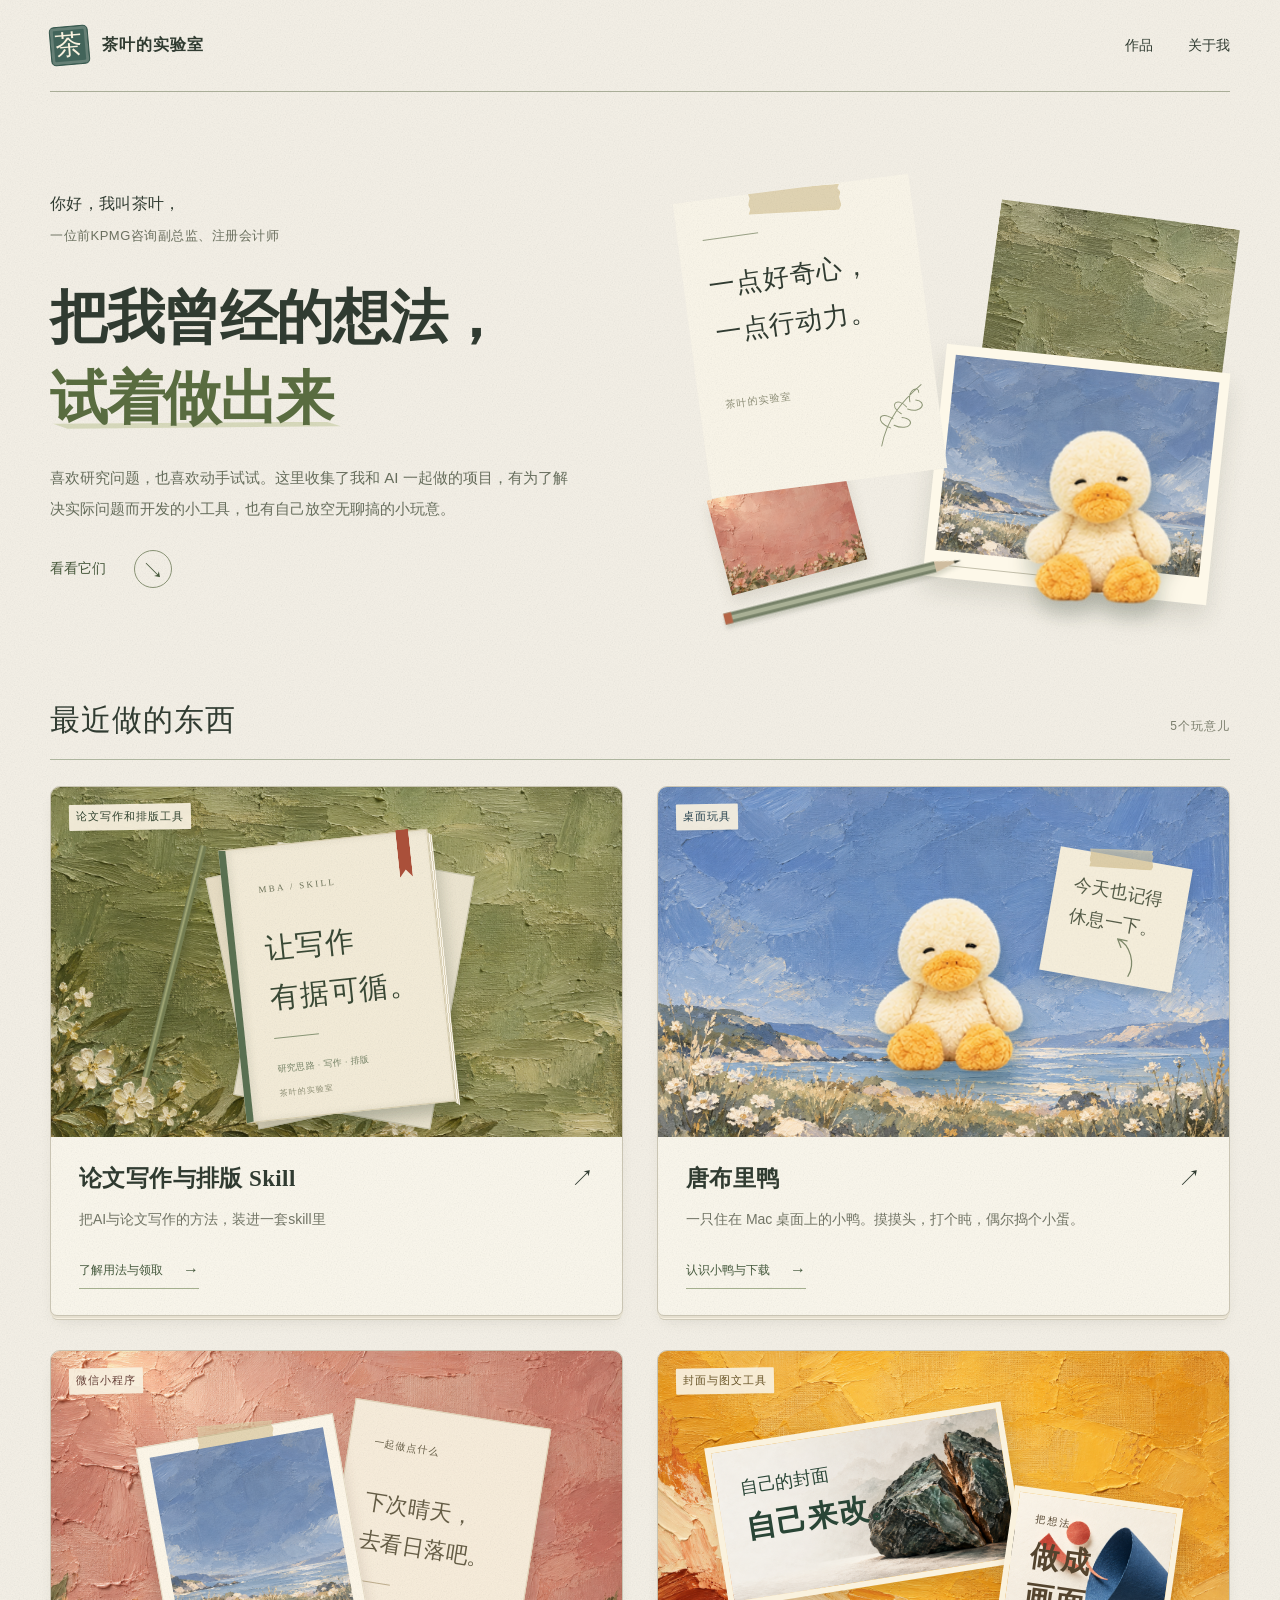
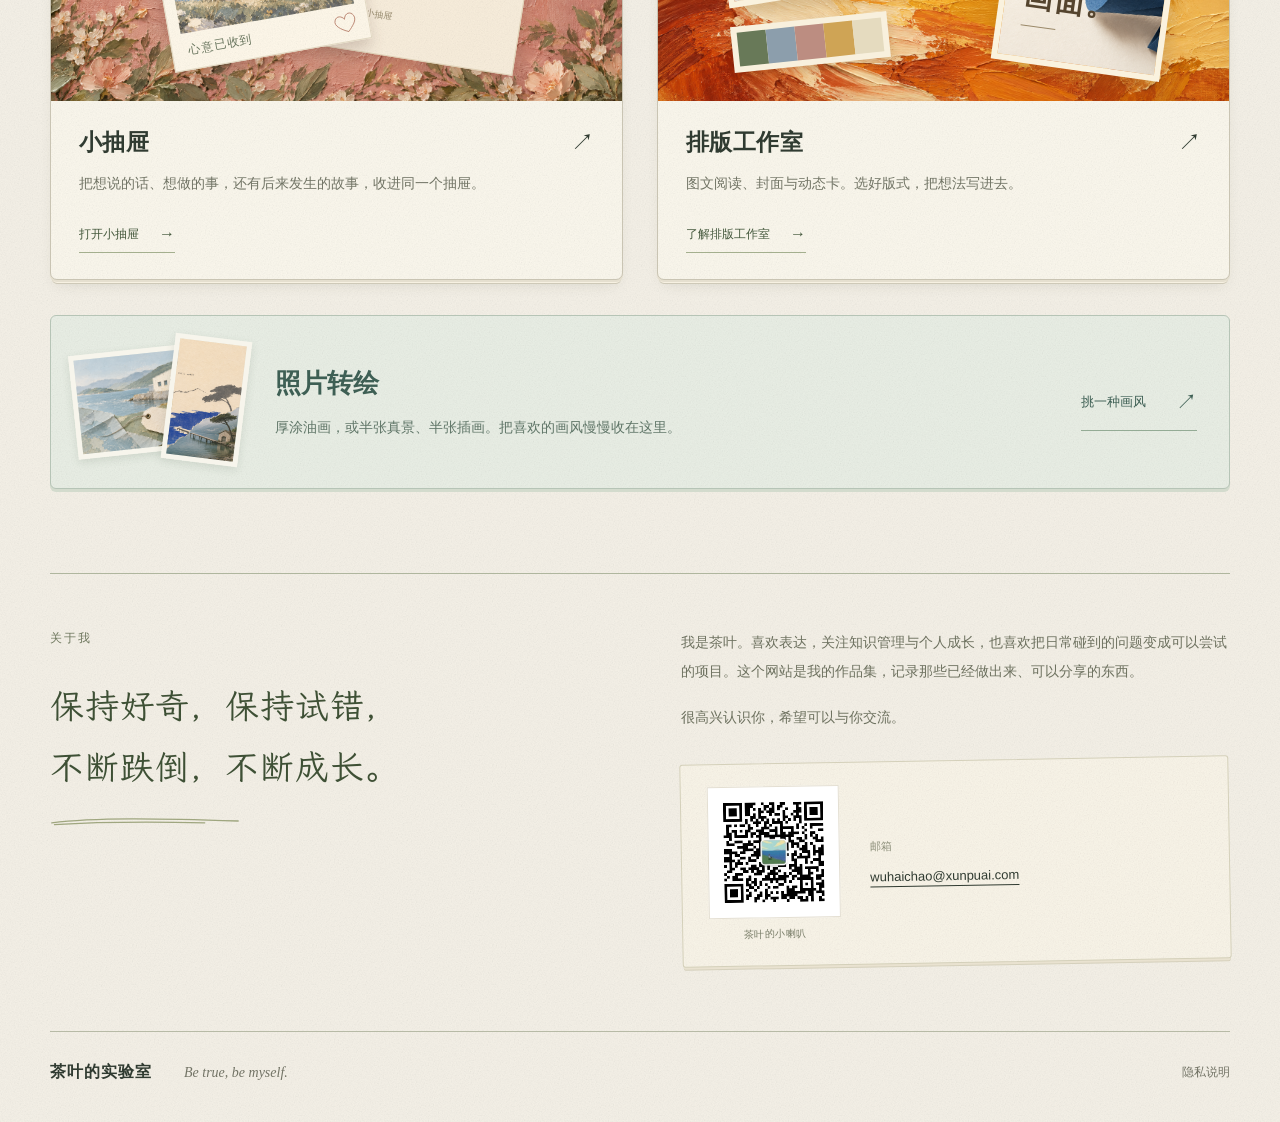
<file: index.html>
<!doctype html>
<html lang="zh-CN">
<head>
  <meta charset="utf-8">
  <meta name="viewport" content="width=device-width,initial-scale=1">
  <meta name="description" content="茶叶的实验室。把我曾经的想法，试着做出来。论文写作与排版 Skill、唐布里鸭、小抽屉和封面编辑器。">
  <meta name="color-scheme" content="light">
  <title>首页 · 茶叶的实验室</title>
  <link rel="icon" href="assets/favicon.svg" type="image/svg+xml">
  <link rel="stylesheet" href="style.css?v=de5b82615477">
  <link rel="stylesheet" href="atelier.css?v=050cd2336782">
  <script src="site.js?v=2232abc9ea91" defer></script>
  <link rel="stylesheet" href="photo-restyle-entry.css?v=8632c13635df">
</head>
<body class="paper-home">
  <a class="skip" href="#main">跳到内容</a>
  <header class="nav">
    <a class="brand" href="index.html"><span class="mark">茶</span>茶叶的实验室</a>
    <nav aria-label="主导航"><a href="#projects">作品</a><a href="#about">关于我</a></nav>
  </header>
  <main id="main">
    <section class="atelier-hero">
      <div class="atelier-hero-copy">
        <p class="atelier-identity">你好，我叫茶叶，<br><span>一位前KPMG咨询副总监、注册会计师</span></p>
        <h1>把我曾经的想法，<br><em>试着做出来</em></h1>
        <p class="atelier-intro">喜欢研究问题，也喜欢动手试试。这里收集了我和 AI 一起做的项目，有为了解决实际问题而开发的小工具，也有自己放空无聊搞的小玩意。</p>
        <a class="atelier-explore" href="#projects">看看它们 <span aria-hidden="true">↘</span></a>
      </div>
      <div class="hero-collage" aria-hidden="true">
        <div class="hero-paint-chip"><img src="assets/paint-thesis.png" alt="" width="768" height="512"></div>
        <div class="hero-postcard"><img src="assets/paint-duck.png" alt="" width="768" height="512"></div>
        <div class="hero-memo"><span class="masking-tape"></span><span class="memo-rule"></span><p>一点好奇心，<br>一点行动力。</p><span class="memo-signature">茶叶的实验室</span><svg class="memo-sprig" viewBox="0 0 100 120" fill="none"><path d="M27 116C29 72 49 40 76 9M37 85C10 80 14 58 39 70M51 60C28 51 39 32 58 48M62 39C55 19 73 11 74 22M42 80C69 88 78 65 53 66M60 51C85 56 90 34 71 35" stroke="currentColor" stroke-width="1.6" stroke-linecap="round"/></svg></div>
        <div class="hero-pink-slip"></div>
        <div class="collage-duck"><div class="duck"></div></div>
        <svg class="collage-pencil" viewBox="0 0 320 22" fill="none"><path d="M5 4H283V18H5Z" fill="#768168"/><path d="M10 8H283V14H10Z" fill="#a9b095"/><path d="M283 4L314 11L283 18Z" fill="#cfbda0"/><path d="M308 9L317 11L308 13Z" fill="#393d32"/><path d="M5 4H15V18H5Z" fill="#b56546"/></svg>
      </div>
    </section>

    <section id="projects" class="atelier-projects">
      <div class="atelier-heading"><h2>最近做的东西</h2><span>5个玩意儿</span></div>
      <div class="atelier-grid">
        <a class="atelier-card thesis-card" href="thesis.html">
          <div class="project-art thesis-art" aria-hidden="true">
            <span class="art-category">论文写作和排版工具</span>
            <div class="loose-page page-one"></div><div class="loose-page page-two"></div>
            <div class="thesis-book"><span class="book-ribbon"></span><span class="book-meta">MBA / SKILL</span><strong>让写作<br>有据可循。</strong><span class="book-rule"></span><span class="book-subtitle">研究思路 · 写作 · 排版</span><span class="book-bottom">茶叶的实验室</span></div>
            <span class="book-pencil"></span>
          </div>
          <div class="atelier-card-copy"><div class="atelier-card-title"><h3>论文写作与排版 Skill</h3><span aria-hidden="true">↗</span></div><p>把AI与论文写作的方法，装进一套skill里</p><span class="atelier-card-link">了解用法与领取 <span aria-hidden="true">→</span></span></div>
        </a>
        <a class="atelier-card duck-card" href="duck.html">
          <div class="project-art duck-art" aria-hidden="true">
            <span class="art-category">桌面玩具</span>
            <div class="duck-day-note"><span class="masking-tape"></span><p>今天也记得<br>休息一下。</p><svg viewBox="0 0 50 25" fill="none"><path d="M3 17C12 4 34 2 46 13M3 17L13 15M3 17L7 7" stroke="currentColor" stroke-width="1.4" stroke-linecap="round"/></svg></div>
            <span class="duck-shadow"></span><div class="card-duck"><div class="duck"></div></div>
          </div>
          <div class="atelier-card-copy"><div class="atelier-card-title"><h3>唐布里鸭</h3><span aria-hidden="true">↗</span></div><p>一只住在 Mac 桌面上的小鸭。摸摸头，打个盹，偶尔捣个小蛋。</p><span class="atelier-card-link">认识小鸭与下载 <span aria-hidden="true">→</span></span></div>
        </a>
        <a class="atelier-card drawer-card" href="drawer.html">
          <div class="project-art drawer-art" aria-hidden="true">
            <span class="art-category">微信小程序</span>
            <div class="drawer-letter"><span>一起做点什么</span><p>下次晴天，<br>去看日落吧。</p><span class="letter-line"></span><small>放进小抽屉</small></div>
            <div class="drawer-photo"><span class="masking-tape"></span><img src="assets/paint-duck.png" alt="" width="768" height="512"><span>心意已收到</span><svg viewBox="0 0 60 55" fill="none"><path d="M31 46C15 36 3 24 9 14C15 3 27 9 30 17C35 3 48 4 52 15C56 27 42 37 31 46Z" stroke="currentColor" stroke-width="1.5"/></svg></div>
          </div>
          <div class="atelier-card-copy"><div class="atelier-card-title"><h3>小抽屉</h3><span aria-hidden="true">↗</span></div><p>把想说的话、想做的事，还有后来发生的故事，收进同一个抽屉。</p><span class="atelier-card-link">打开小抽屉 <span aria-hidden="true">→</span></span></div>
        </a>
        <a class="atelier-card cover-card" href="cover.html">
          <div class="project-art cover-art" aria-hidden="true">
            <span class="art-category">封面与图文工具</span>
            <div class="cover-print print-landscape"><span>自己的封面</span><strong>自己来改。</strong></div>
            <div class="cover-print print-square"><span>把想法</span><strong>做成<br>画面。</strong><span class="print-rule"></span></div>
            <div class="print-swatches"><span></span><span></span><span></span><span></span><span></span></div>
          </div>
          <div class="atelier-card-copy"><div class="atelier-card-title"><h3>排版工作室</h3><span aria-hidden="true">↗</span></div><p>图文阅读、封面与动态卡。选好版式，把想法写进去。</p><span class="atelier-card-link">了解排版工作室 <span aria-hidden="true">→</span></span></div>
        </a>
      </div>
<!-- photo-restyle:start -->
      <a class="photo-restyle-entry" href="tools/photo-restyle/index.html">
        <div class="restyle-entry-art" aria-hidden="true"><img class="restyle-entry-oil" src="tools/photo-restyle/assets/oil-impasto.png" alt=""><img class="restyle-entry-zine" src="tools/photo-restyle/assets/photo-zine.png" alt=""></div>
        <div class="restyle-entry-copy"><h3>照片转绘</h3><p>厚涂油画，或半张真景、半张插画。把喜欢的画风慢慢收在这里。</p></div>
        <span class="restyle-entry-action">挑一种画风 <span aria-hidden="true">↗</span></span>
      </a>
      <!-- photo-restyle:end -->
    </section>

    <section id="about" class="atelier-about">
      <div class="about-statement"><span class="atelier-section-label">关于我</span><h2>保持好奇，保持试错，<br>不断跌倒，不断成长。</h2><svg class="about-underline" viewBox="0 0 210 10" fill="none" aria-hidden="true"><path d="M2 7C49 1 119 2 208 5M5 9C69 5 123 6 171 7" stroke="currentColor" stroke-width="1.5" stroke-linecap="round"/></svg></div>
      <div class="about-content"><p>我是茶叶。喜欢表达，关注知识管理与个人成长，也喜欢把日常碰到的问题变成可以尝试的项目。这个网站是我的作品集，记录那些已经做出来、可以分享的东西。</p><p>很高兴认识你，希望可以与你交流。</p><div class="atelier-contact"><figure><a href="assets/wechat-qrcode.jpg" target="_blank" rel="noopener" aria-label="查看茶叶的小喇叭公众号二维码大图"><img src="assets/wechat-qrcode.jpg" width="132" height="132" alt="茶叶的小喇叭微信公众号二维码"></a><figcaption>茶叶的小喇叭</figcaption></figure><div class="contact-address"><span>邮箱</span><a href="mailto:wuhaichao@xunpuai.com">wuhaichao@xunpuai.com</a></div></div></div>
    </section>
  </main>
  <footer><a class="brand" href="index.html">茶叶的实验室</a><span>Be true, be myself.</span><a href="privacy.html">隐私说明</a></footer>
</body>
</html>
</file>
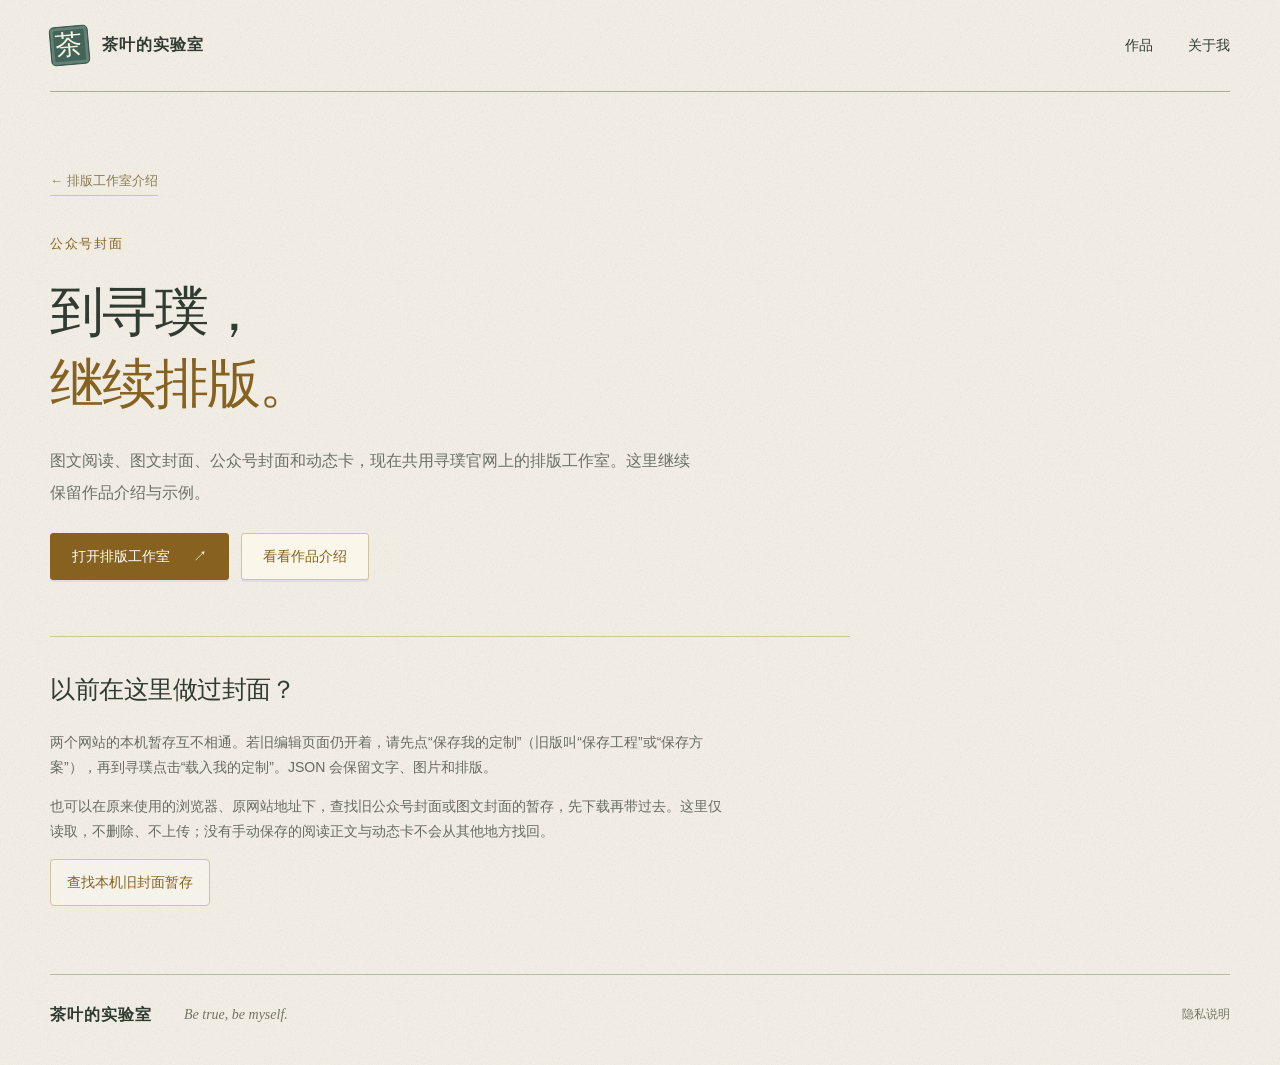
<file: tools/cover/index.html>
<!doctype html>
<html lang="zh-CN"><head><meta charset="utf-8"><meta name="viewport" content="width=device-width,initial-scale=1"><meta name="description" content="排版工作室已统一到寻璞官网。保留作品介绍，并帮助下载原浏览器的封面暂存。"><meta name="color-scheme" content="light"><title>公众号封面 · 茶叶的实验室</title><link rel="icon" href="../../assets/favicon.svg" type="image/svg+xml"><link rel="stylesheet" href="../../style.css"><link rel="stylesheet" href="../../atelier.css"><link rel="stylesheet" href="../../project-themes.css"><link rel="stylesheet" href="../layout/handoff.css"></head>
<body class="paper-detail theme-cover" data-studio-target="https://www.xunpuai.com/tools" data-editor="cover">
<a class="skip" href="#main">跳到内容</a><header class="nav"><a class="brand" href="../../index.html"><span class="mark">茶</span>茶叶的实验室</a><nav aria-label="主导航"><a href="../../index.html#projects">作品</a><a href="../../index.html#about">关于我</a></nav></header>
<main id="main" class="studio-handoff"><a class="back" href="../../cover.html">← 排版工作室介绍</a><p class="eyebrow">公众号封面</p><h1>到寻璞，<br><span class="serif-green">继续排版。</span></h1><p class="intro">图文阅读、图文封面、公众号封面和动态卡，现在共用寻璞官网上的排版工作室。这里继续保留作品介绍与示例。</p><div class="actions"><a class="button" data-studio-link href="https://www.xunpuai.com/tools?editor=cover">打开排版工作室 <span aria-hidden="true">↗</span></a><a class="button secondary" href="../../cover.html">看看作品介绍</a></div>
<section id="recover-drafts" class="draft-recovery" aria-labelledby="recovery-title"><h2 id="recovery-title">以前在这里做过封面？</h2><p>两个网站的本机暂存互不相通。若旧编辑页面仍开着，请先点“保存我的定制”（旧版叫“保存工程”或“保存方案”），再到寻璞点击“载入我的定制”。JSON 会保留文字、图片和排版。</p><p>也可以在原来使用的浏览器、原网站地址下，查找旧公众号封面或图文封面的暂存，先下载再带过去。这里仅读取，不删除、不上传；没有手动保存的阅读正文与动态卡不会从其他地方找回。</p><button id="find-drafts" class="recovery-button" type="button" disabled>查找本机旧封面暂存</button><p id="recovery-status" role="status" aria-live="polite"></p><ul id="draft-list" class="draft-list"></ul><noscript><p>请启用 JavaScript 后读取旧暂存；前往寻璞的链接仍可直接使用。</p></noscript></section>
</main><footer><a class="brand" href="../../index.html">茶叶的实验室</a><span>Be true, be myself.</span><a href="../../privacy.html">隐私说明</a></footer><script type="module" src="../layout/handoff.mjs"></script>
</body></html>
</file>
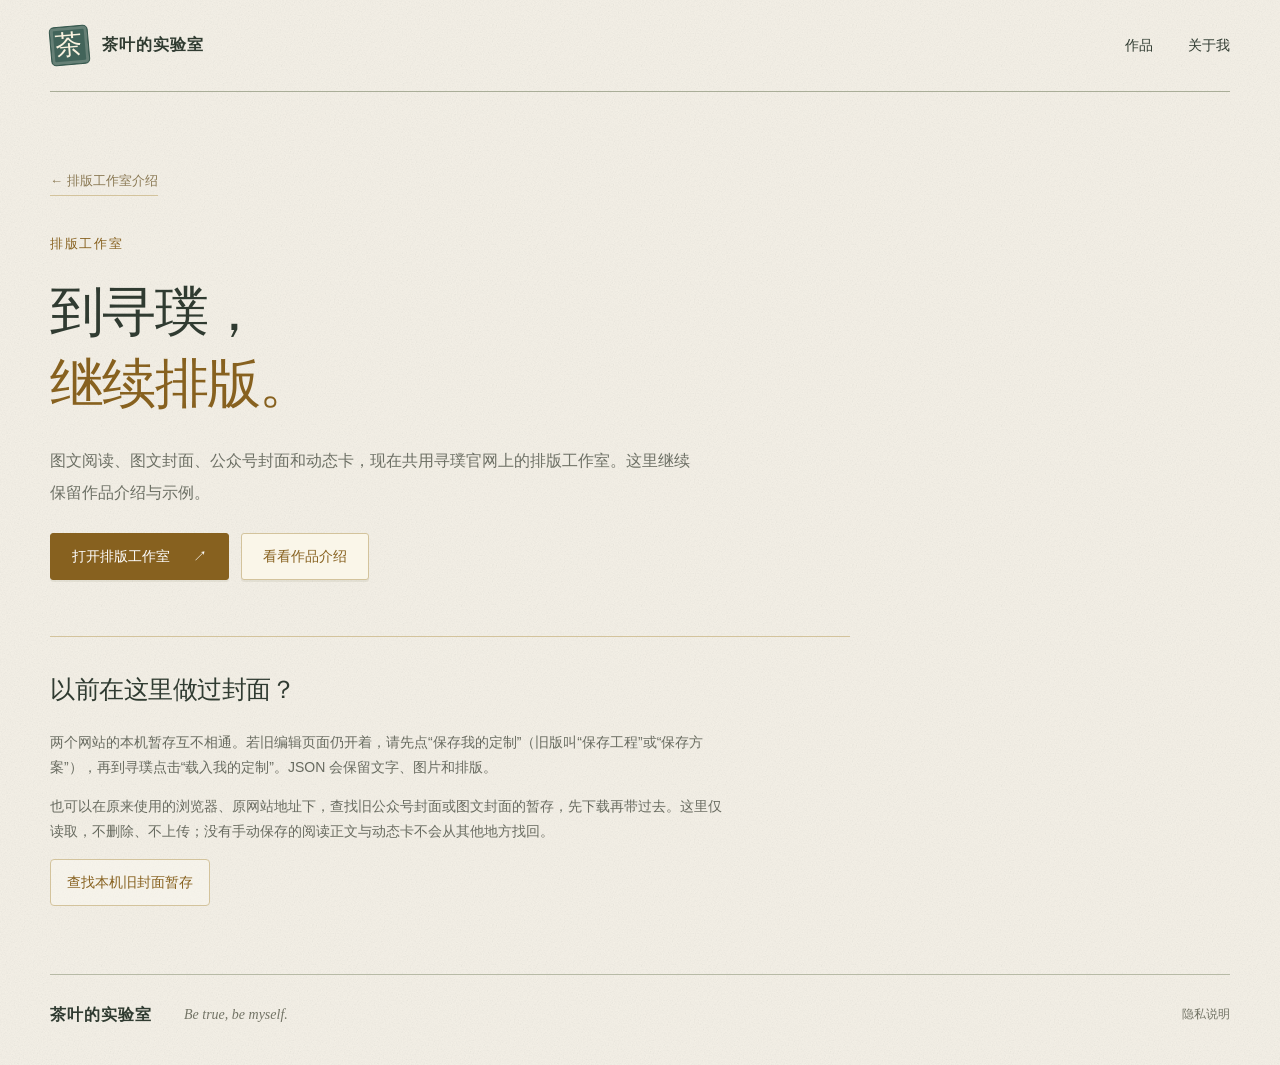
<file: tools/layout/index.html>
<!doctype html>
<html lang="zh-CN"><head><meta charset="utf-8"><meta name="viewport" content="width=device-width,initial-scale=1"><meta name="description" content="排版工作室已统一到寻璞官网。保留作品介绍，并帮助下载原浏览器的封面暂存。"><meta name="color-scheme" content="light"><title>排版工作室 · 茶叶的实验室</title><link rel="icon" href="../../assets/favicon.svg" type="image/svg+xml"><link rel="stylesheet" href="../../style.css"><link rel="stylesheet" href="../../atelier.css"><link rel="stylesheet" href="../../project-themes.css"><link rel="stylesheet" href="handoff.css"></head>
<body class="paper-detail theme-cover" data-studio-target="https://www.xunpuai.com/tools" data-editor="">
<a class="skip" href="#main">跳到内容</a><header class="nav"><a class="brand" href="../../index.html"><span class="mark">茶</span>茶叶的实验室</a><nav aria-label="主导航"><a href="../../index.html#projects">作品</a><a href="../../index.html#about">关于我</a></nav></header>
<main id="main" class="studio-handoff"><a class="back" href="../../cover.html">← 排版工作室介绍</a><p class="eyebrow">排版工作室</p><h1>到寻璞，<br><span class="serif-green">继续排版。</span></h1><p class="intro">图文阅读、图文封面、公众号封面和动态卡，现在共用寻璞官网上的排版工作室。这里继续保留作品介绍与示例。</p><div class="actions"><a class="button" data-studio-link href="https://www.xunpuai.com/tools">打开排版工作室 <span aria-hidden="true">↗</span></a><a class="button secondary" href="../../cover.html">看看作品介绍</a></div>
<section id="recover-drafts" class="draft-recovery" aria-labelledby="recovery-title"><h2 id="recovery-title">以前在这里做过封面？</h2><p>两个网站的本机暂存互不相通。若旧编辑页面仍开着，请先点“保存我的定制”（旧版叫“保存工程”或“保存方案”），再到寻璞点击“载入我的定制”。JSON 会保留文字、图片和排版。</p><p>也可以在原来使用的浏览器、原网站地址下，查找旧公众号封面或图文封面的暂存，先下载再带过去。这里仅读取，不删除、不上传；没有手动保存的阅读正文与动态卡不会从其他地方找回。</p><button id="find-drafts" class="recovery-button" type="button" disabled>查找本机旧封面暂存</button><p id="recovery-status" role="status" aria-live="polite"></p><ul id="draft-list" class="draft-list"></ul><noscript><p>请启用 JavaScript 后读取旧暂存；前往寻璞的链接仍可直接使用。</p></noscript></section>
</main><footer><a class="brand" href="../../index.html">茶叶的实验室</a><span>Be true, be myself.</span><a href="../../privacy.html">隐私说明</a></footer><script type="module" src="handoff.mjs"></script>
</body></html>
</file>
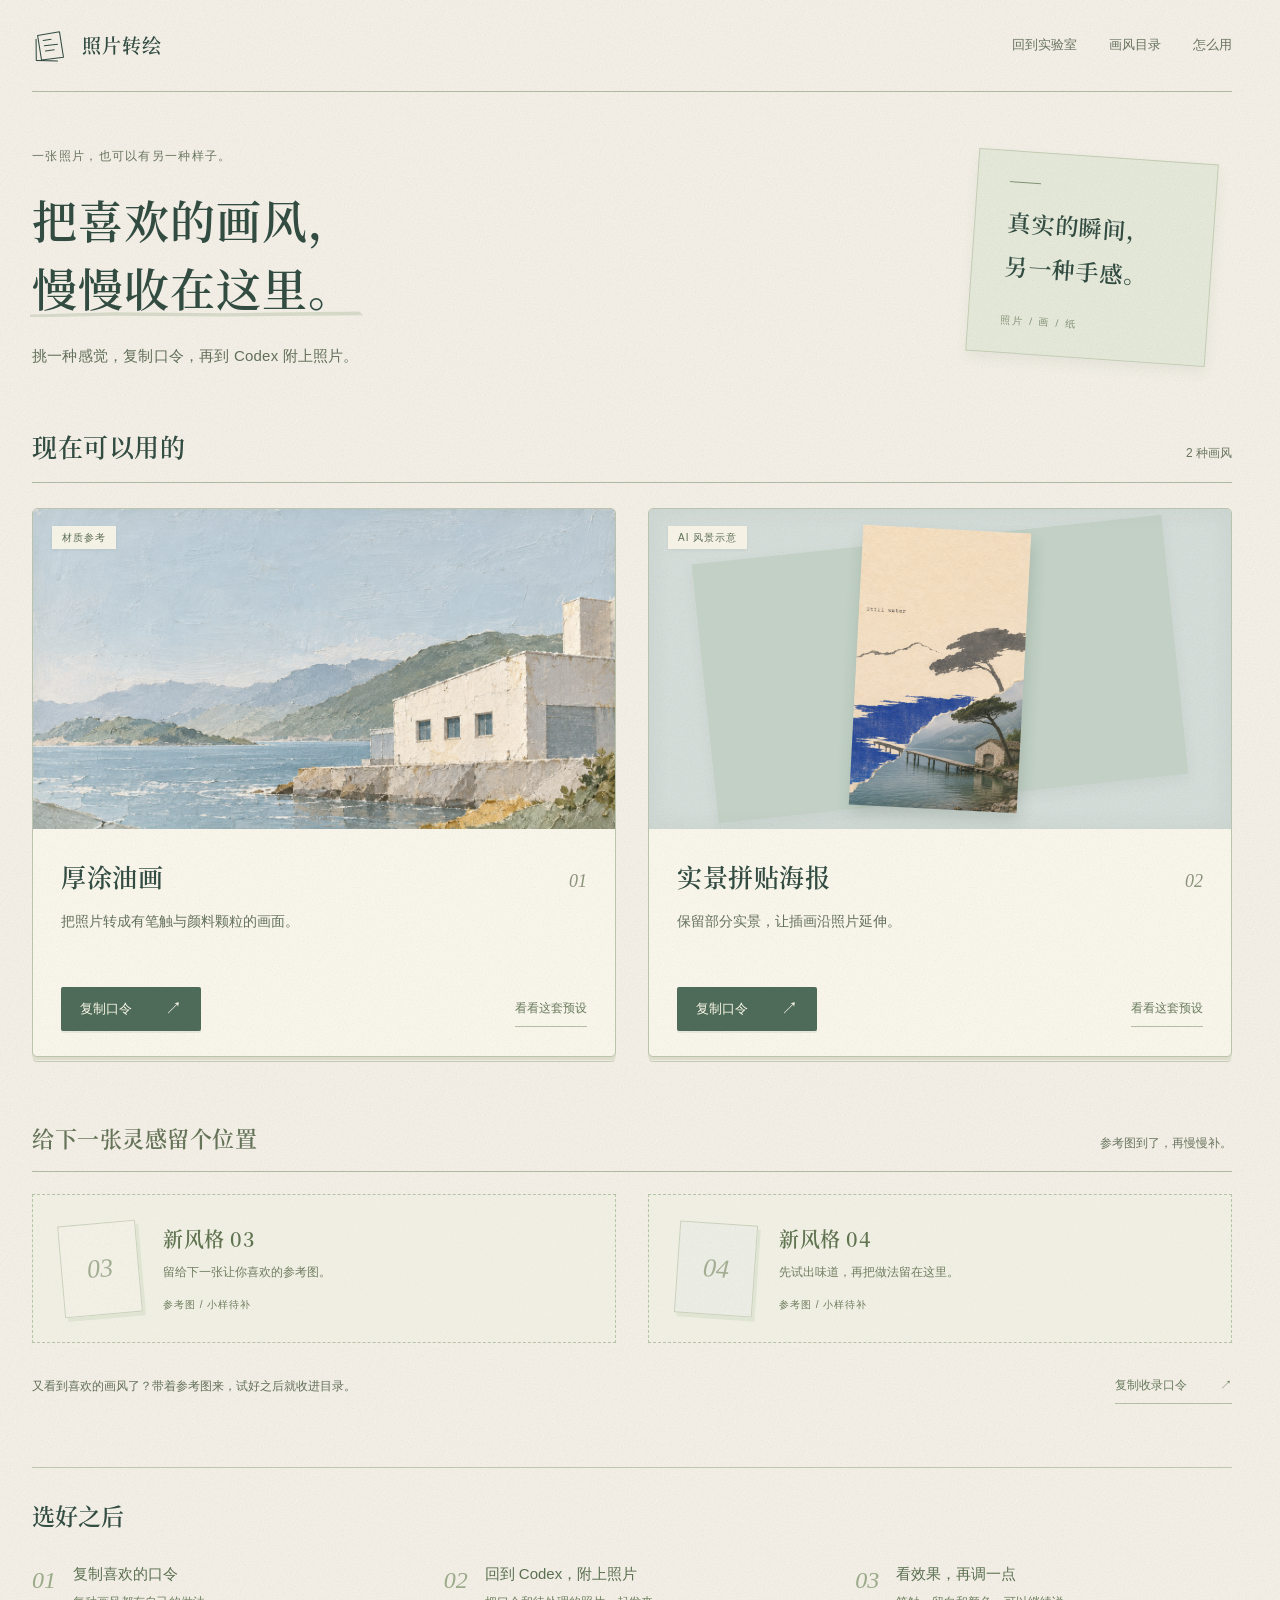
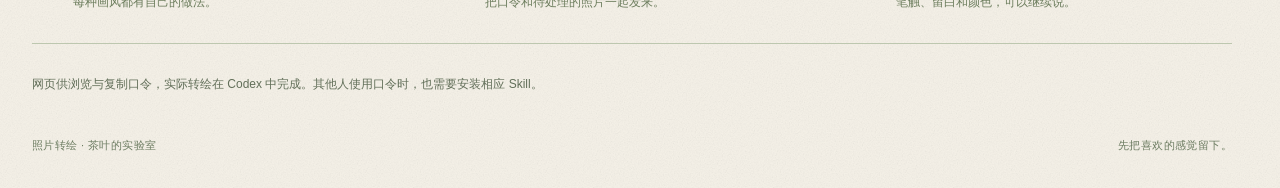
<file: tools/photo-restyle/index.html>
<!doctype html>
<html lang="zh-CN">
<head><meta charset="utf-8"><meta name="viewport" content="width=device-width,initial-scale=1"><title>照片转绘 · 茶叶的实验室</title><meta name="description" content="厚涂油画、实景拼贴海报的画风目录。在 Codex 附上照片，按预设转绘。"><link rel="stylesheet" href="styles.css"><script defer src="catalog-data.js"></script><script defer src="app.js"></script></head>
<body>
<header class="site-header"><a class="brand" href="#top"><svg viewBox="0 0 42 42" aria-hidden="true"><path d="m7 9 25-3 3 29-25 2zM5 13l-1 24 24 2M13 15l9-1m-8 7 15-1m-14 7 10-1"/></svg><span>照片转绘</span></a><nav aria-label="页面导航"><a href="../../index.html">回到实验室</a><a href="#styles">画风目录</a><a href="#how">怎么用</a></nav></header>
<main id="top">
  <section class="intro"><div><p class="eyebrow">一张照片，也可以有另一种样子。</p><h1>把喜欢的画风，<br><span>慢慢收在这里。</span></h1><p class="intro-copy">挑一种感觉，复制口令，再到 Codex 附上照片。</p></div><aside class="intro-note"><span class="note-line"></span><p>真实的瞬间，<br>另一种手感。</p><span class="note-sign">照片 / 画 / 纸</span></aside></section>
  <section id="styles" class="catalog-section"><div class="section-heading"><h2>现在可以用的</h2><span id="available-count"></span></div><div class="style-grid" id="available-styles"></div></section>
  <section class="reserved-section"><div class="section-heading"><h2>给下一张灵感留个位置</h2><span>参考图到了，再慢慢补。</span></div><div class="reserved-grid" id="reserved-styles"></div><div class="collect-style"><p>又看到喜欢的画风了？带着参考图来，试好之后就收进目录。</p><button id="collect-style-button" class="details-button" type="button">复制收录口令 <span aria-hidden="true">↗</span></button></div></section>
  <section id="how" class="how-section"><h2>选好之后</h2><ol><li><span>01</span><div><h3>复制喜欢的口令</h3><p>每种画风都有自己的做法。</p></div></li><li><span>02</span><div><h3>回到 Codex，附上照片</h3><p>把口令和待处理的照片一起发来。</p></div></li><li><span>03</span><div><h3>看效果，再调一点</h3><p>笔触、留白和颜色，可以继续说。</p></div></li></ol></section>
  <p class="usage-note">网页供浏览与复制口令，实际转绘在 Codex 中完成。其他人使用口令时，也需要安装相应 Skill。</p>
</main>
<footer class="site-footer"><span>照片转绘 · 茶叶的实验室</span><span>先把喜欢的感觉留下。</span></footer>
<dialog id="preset-dialog" aria-labelledby="dialog-title"><button class="dialog-close" type="button" aria-label="关闭预设详情">×</button><div class="dialog-layout"><figure class="dialog-image"><img id="dialog-image" alt=""><figcaption id="dialog-image-label"></figcaption></figure><div class="dialog-copy"><span id="dialog-kind" class="eyebrow"></span><h2 id="dialog-title"></h2><p id="dialog-summary"></p><dl id="dialog-facts"></dl><div class="command-block"><label for="dialog-command">带着这句口令去 Codex</label><textarea id="dialog-command" rows="4" readonly spellcheck="false"></textarea><button id="dialog-copy-button" class="primary-button" type="button">复制口令 <span aria-hidden="true">↗</span></button></div><p id="dialog-credit" class="credit"></p></div></div></dialog>
<dialog id="manual-copy-dialog" aria-labelledby="manual-title"><button class="manual-close dialog-close" type="button" aria-label="关闭手动复制">×</button><h2 id="manual-title">选中这句口令，再复制</h2><p>浏览器没有完成自动复制，可以直接选中文字。</p><textarea id="manual-command" rows="5" readonly></textarea><button id="manual-select" class="secondary-button" type="button">选中全文</button></dialog>
<div class="toast" id="toast" role="status" aria-live="polite"></div>
</body></html>
</file>
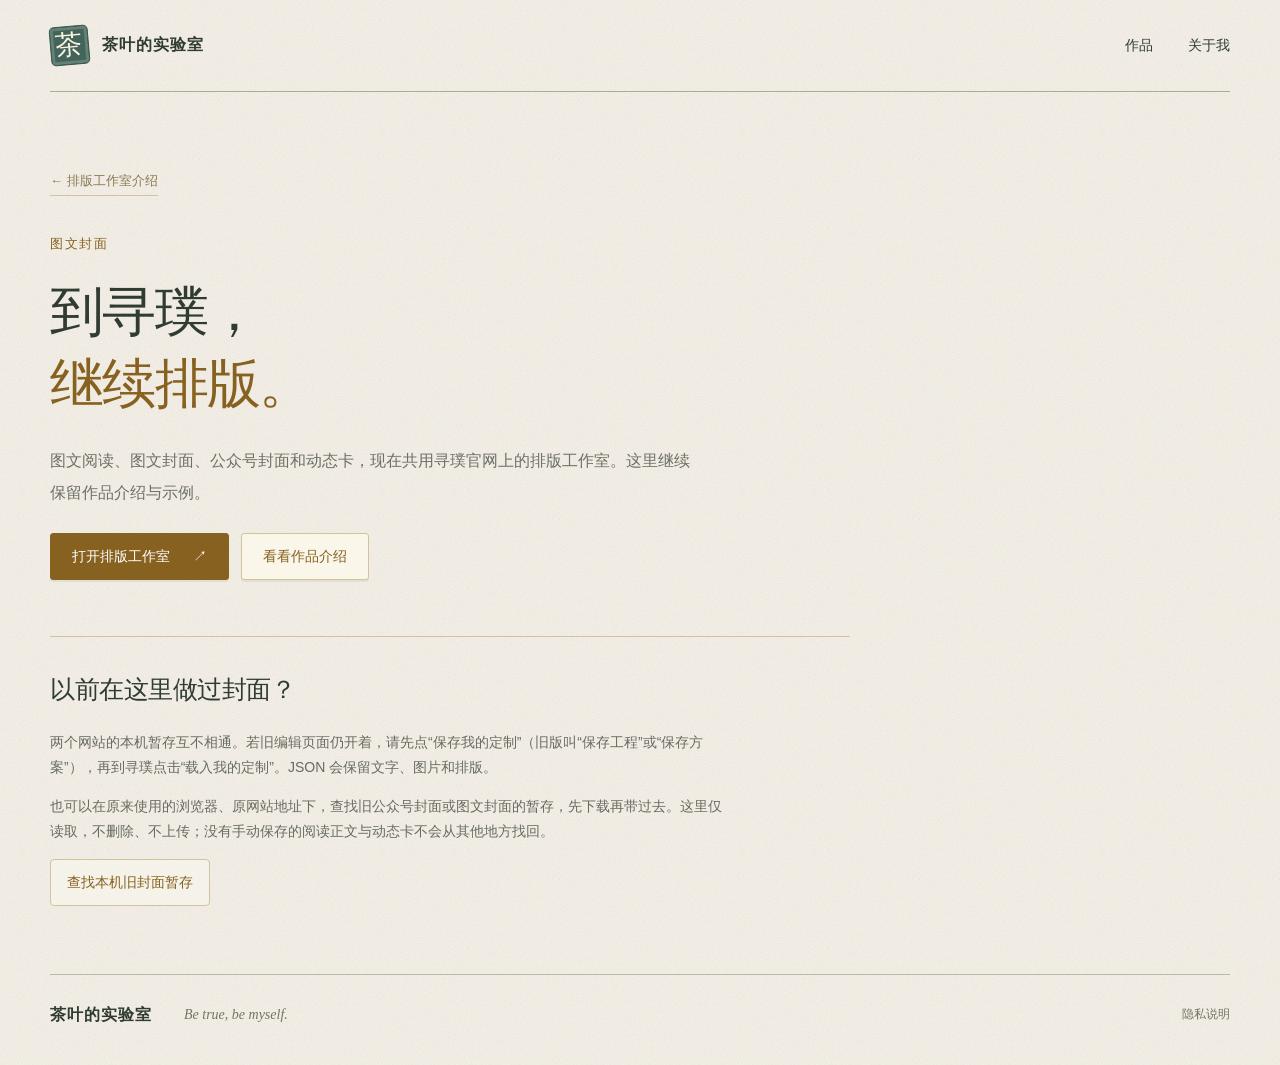
<file: tools/poster/index.html>
<!doctype html>
<html lang="zh-CN"><head><meta charset="utf-8"><meta name="viewport" content="width=device-width,initial-scale=1"><meta name="description" content="排版工作室已统一到寻璞官网。保留作品介绍，并帮助下载原浏览器的封面暂存。"><meta name="color-scheme" content="light"><title>图文封面 · 茶叶的实验室</title><link rel="icon" href="../../assets/favicon.svg" type="image/svg+xml"><link rel="stylesheet" href="../../style.css"><link rel="stylesheet" href="../../atelier.css"><link rel="stylesheet" href="../../project-themes.css"><link rel="stylesheet" href="../layout/handoff.css"></head>
<body class="paper-detail theme-cover" data-studio-target="https://www.xunpuai.com/tools" data-editor="poster">
<a class="skip" href="#main">跳到内容</a><header class="nav"><a class="brand" href="../../index.html"><span class="mark">茶</span>茶叶的实验室</a><nav aria-label="主导航"><a href="../../index.html#projects">作品</a><a href="../../index.html#about">关于我</a></nav></header>
<main id="main" class="studio-handoff"><a class="back" href="../../cover.html">← 排版工作室介绍</a><p class="eyebrow">图文封面</p><h1>到寻璞，<br><span class="serif-green">继续排版。</span></h1><p class="intro">图文阅读、图文封面、公众号封面和动态卡，现在共用寻璞官网上的排版工作室。这里继续保留作品介绍与示例。</p><div class="actions"><a class="button" data-studio-link href="https://www.xunpuai.com/tools?editor=poster">打开排版工作室 <span aria-hidden="true">↗</span></a><a class="button secondary" href="../../cover.html">看看作品介绍</a></div>
<section id="recover-drafts" class="draft-recovery" aria-labelledby="recovery-title"><h2 id="recovery-title">以前在这里做过封面？</h2><p>两个网站的本机暂存互不相通。若旧编辑页面仍开着，请先点“保存我的定制”（旧版叫“保存工程”或“保存方案”），再到寻璞点击“载入我的定制”。JSON 会保留文字、图片和排版。</p><p>也可以在原来使用的浏览器、原网站地址下，查找旧公众号封面或图文封面的暂存，先下载再带过去。这里仅读取，不删除、不上传；没有手动保存的阅读正文与动态卡不会从其他地方找回。</p><button id="find-drafts" class="recovery-button" type="button" disabled>查找本机旧封面暂存</button><p id="recovery-status" role="status" aria-live="polite"></p><ul id="draft-list" class="draft-list"></ul><noscript><p>请启用 JavaScript 后读取旧暂存；前往寻璞的链接仍可直接使用。</p></noscript></section>
</main><footer><a class="brand" href="../../index.html">茶叶的实验室</a><span>Be true, be myself.</span><a href="../../privacy.html">隐私说明</a></footer><script type="module" src="../layout/handoff.mjs"></script>
</body></html>
</file>
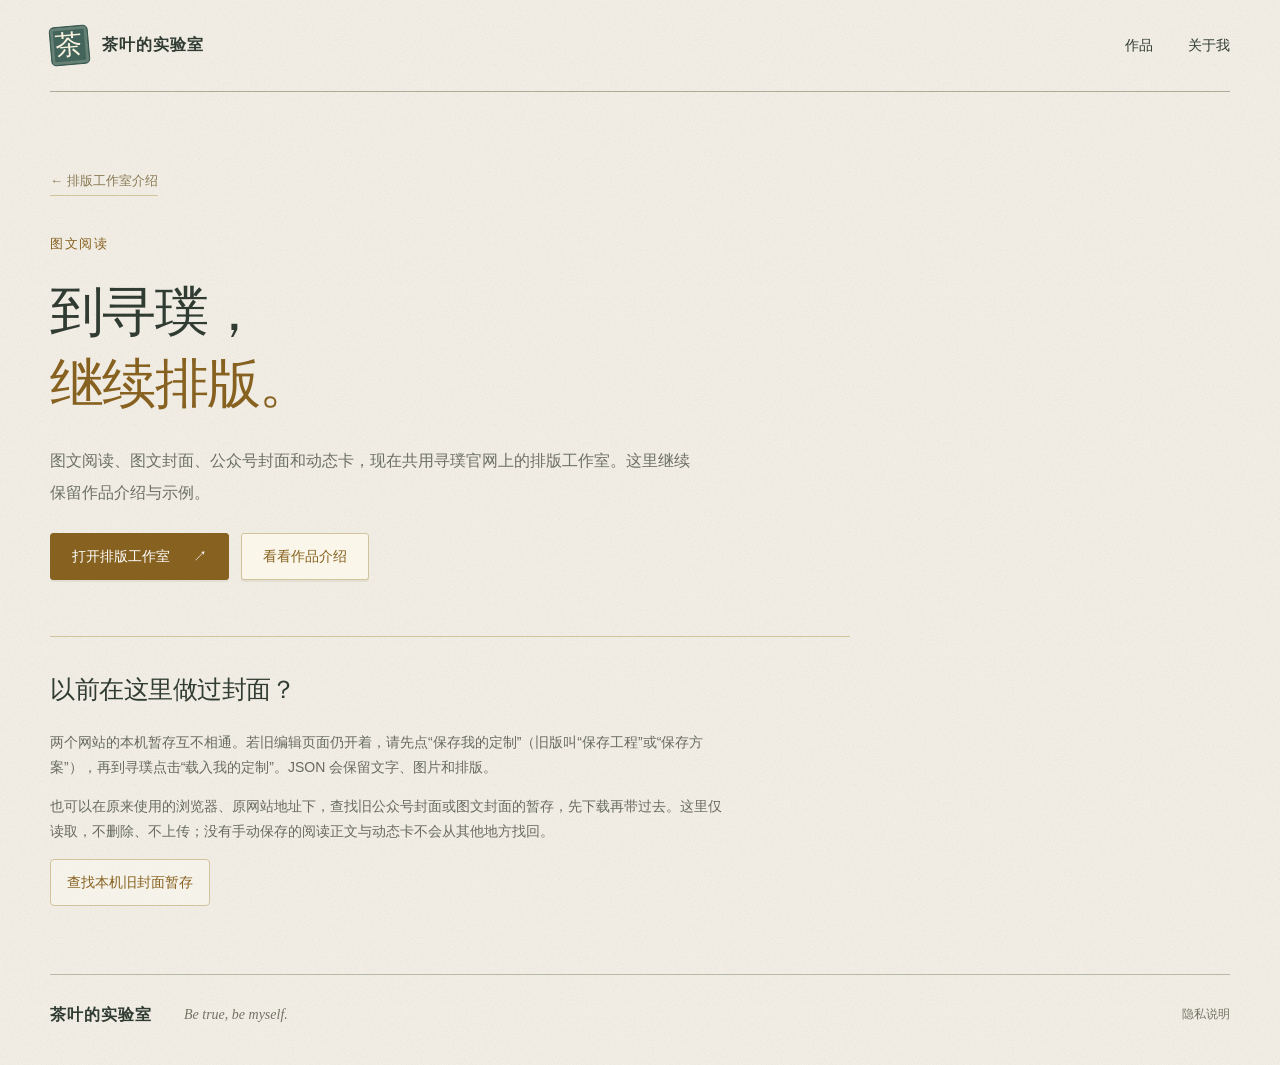
<file: tools/layout/articles/index.html>
<!doctype html>
<html lang="zh-CN"><head><meta charset="utf-8"><meta name="viewport" content="width=device-width,initial-scale=1"><meta name="description" content="排版工作室已统一到寻璞官网。保留作品介绍，并帮助下载原浏览器的封面暂存。"><meta name="color-scheme" content="light"><title>图文阅读 · 茶叶的实验室</title><link rel="icon" href="../../../assets/favicon.svg" type="image/svg+xml"><link rel="stylesheet" href="../../../style.css"><link rel="stylesheet" href="../../../atelier.css"><link rel="stylesheet" href="../../../project-themes.css"><link rel="stylesheet" href="../handoff.css"></head>
<body class="paper-detail theme-cover" data-studio-target="https://www.xunpuai.com/tools" data-editor="article">
<a class="skip" href="#main">跳到内容</a><header class="nav"><a class="brand" href="../../../index.html"><span class="mark">茶</span>茶叶的实验室</a><nav aria-label="主导航"><a href="../../../index.html#projects">作品</a><a href="../../../index.html#about">关于我</a></nav></header>
<main id="main" class="studio-handoff"><a class="back" href="../../../cover.html">← 排版工作室介绍</a><p class="eyebrow">图文阅读</p><h1>到寻璞，<br><span class="serif-green">继续排版。</span></h1><p class="intro">图文阅读、图文封面、公众号封面和动态卡，现在共用寻璞官网上的排版工作室。这里继续保留作品介绍与示例。</p><div class="actions"><a class="button" data-studio-link href="https://www.xunpuai.com/tools?editor=article">打开排版工作室 <span aria-hidden="true">↗</span></a><a class="button secondary" href="../../../cover.html">看看作品介绍</a></div>
<section id="recover-drafts" class="draft-recovery" aria-labelledby="recovery-title"><h2 id="recovery-title">以前在这里做过封面？</h2><p>两个网站的本机暂存互不相通。若旧编辑页面仍开着，请先点“保存我的定制”（旧版叫“保存工程”或“保存方案”），再到寻璞点击“载入我的定制”。JSON 会保留文字、图片和排版。</p><p>也可以在原来使用的浏览器、原网站地址下，查找旧公众号封面或图文封面的暂存，先下载再带过去。这里仅读取，不删除、不上传；没有手动保存的阅读正文与动态卡不会从其他地方找回。</p><button id="find-drafts" class="recovery-button" type="button" disabled>查找本机旧封面暂存</button><p id="recovery-status" role="status" aria-live="polite"></p><ul id="draft-list" class="draft-list"></ul><noscript><p>请启用 JavaScript 后读取旧暂存；前往寻璞的链接仍可直接使用。</p></noscript></section>
</main><footer><a class="brand" href="../../../index.html">茶叶的实验室</a><span>Be true, be myself.</span><a href="../../../privacy.html">隐私说明</a></footer><script type="module" src="../handoff.mjs"></script>
</body></html>
</file>
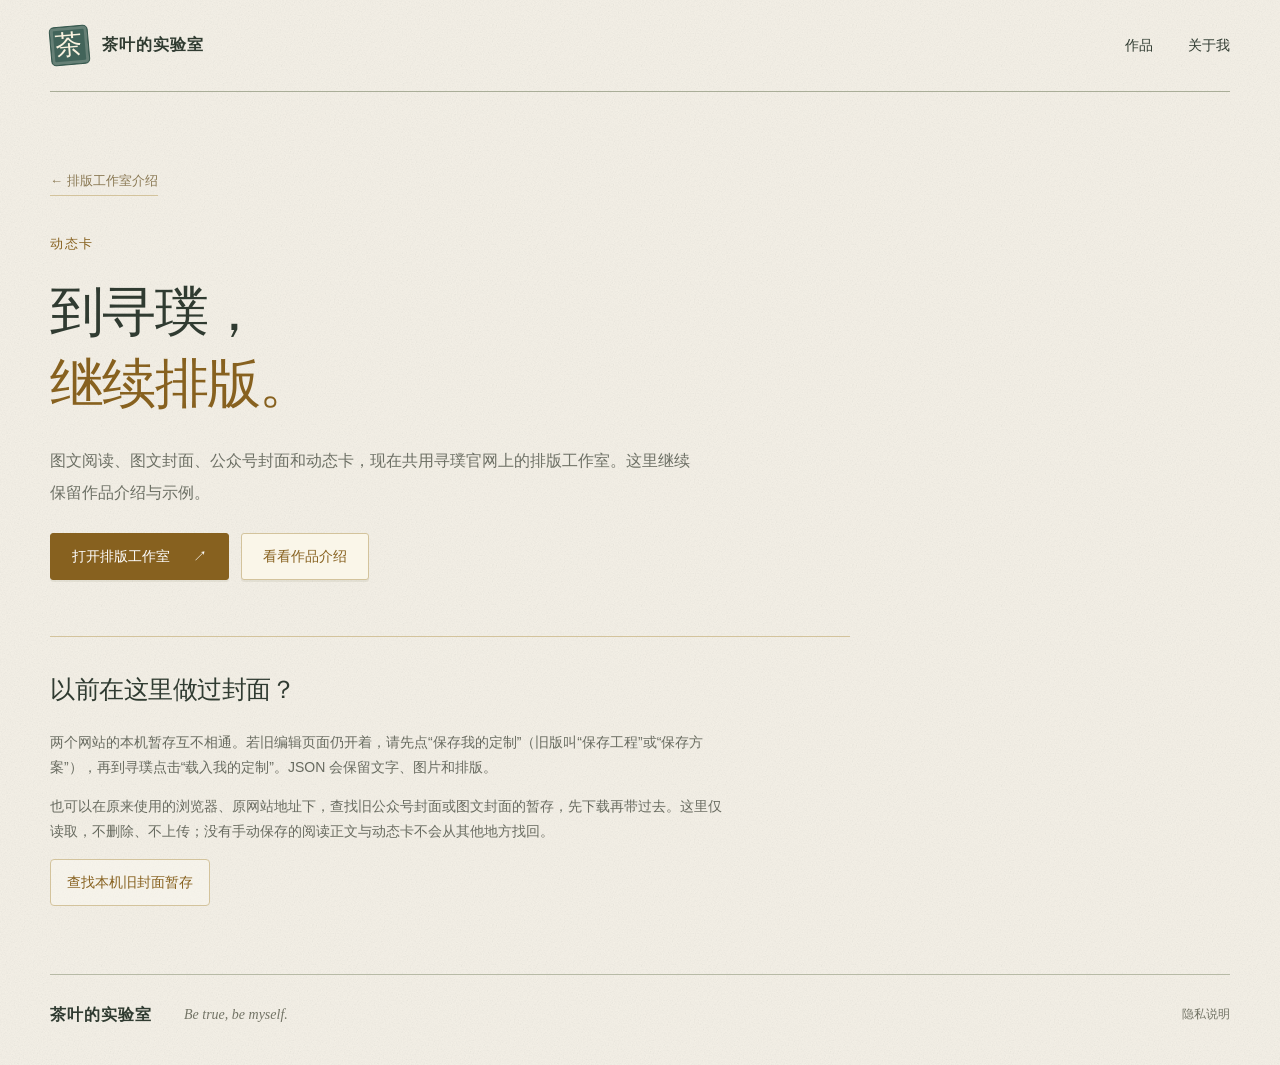
<file: tools/layout/editors/moments/index.html>
<!doctype html>
<html lang="zh-CN"><head><meta charset="utf-8"><meta name="viewport" content="width=device-width,initial-scale=1"><meta name="description" content="排版工作室已统一到寻璞官网。保留作品介绍，并帮助下载原浏览器的封面暂存。"><meta name="color-scheme" content="light"><title>动态卡 · 茶叶的实验室</title><link rel="icon" href="../../../../assets/favicon.svg" type="image/svg+xml"><link rel="stylesheet" href="../../../../style.css"><link rel="stylesheet" href="../../../../atelier.css"><link rel="stylesheet" href="../../../../project-themes.css"><link rel="stylesheet" href="../../handoff.css"></head>
<body class="paper-detail theme-cover" data-studio-target="https://www.xunpuai.com/tools" data-editor="moments">
<a class="skip" href="#main">跳到内容</a><header class="nav"><a class="brand" href="../../../../index.html"><span class="mark">茶</span>茶叶的实验室</a><nav aria-label="主导航"><a href="../../../../index.html#projects">作品</a><a href="../../../../index.html#about">关于我</a></nav></header>
<main id="main" class="studio-handoff"><a class="back" href="../../../../cover.html">← 排版工作室介绍</a><p class="eyebrow">动态卡</p><h1>到寻璞，<br><span class="serif-green">继续排版。</span></h1><p class="intro">图文阅读、图文封面、公众号封面和动态卡，现在共用寻璞官网上的排版工作室。这里继续保留作品介绍与示例。</p><div class="actions"><a class="button" data-studio-link href="https://www.xunpuai.com/tools?editor=moments">打开排版工作室 <span aria-hidden="true">↗</span></a><a class="button secondary" href="../../../../cover.html">看看作品介绍</a></div>
<section id="recover-drafts" class="draft-recovery" aria-labelledby="recovery-title"><h2 id="recovery-title">以前在这里做过封面？</h2><p>两个网站的本机暂存互不相通。若旧编辑页面仍开着，请先点“保存我的定制”（旧版叫“保存工程”或“保存方案”），再到寻璞点击“载入我的定制”。JSON 会保留文字、图片和排版。</p><p>也可以在原来使用的浏览器、原网站地址下，查找旧公众号封面或图文封面的暂存，先下载再带过去。这里仅读取，不删除、不上传；没有手动保存的阅读正文与动态卡不会从其他地方找回。</p><button id="find-drafts" class="recovery-button" type="button" disabled>查找本机旧封面暂存</button><p id="recovery-status" role="status" aria-live="polite"></p><ul id="draft-list" class="draft-list"></ul><noscript><p>请启用 JavaScript 后读取旧暂存；前往寻璞的链接仍可直接使用。</p></noscript></section>
</main><footer><a class="brand" href="../../../../index.html">茶叶的实验室</a><span>Be true, be myself.</span><a href="../../../../privacy.html">隐私说明</a></footer><script type="module" src="../../handoff.mjs"></script>
</body></html>
</file>
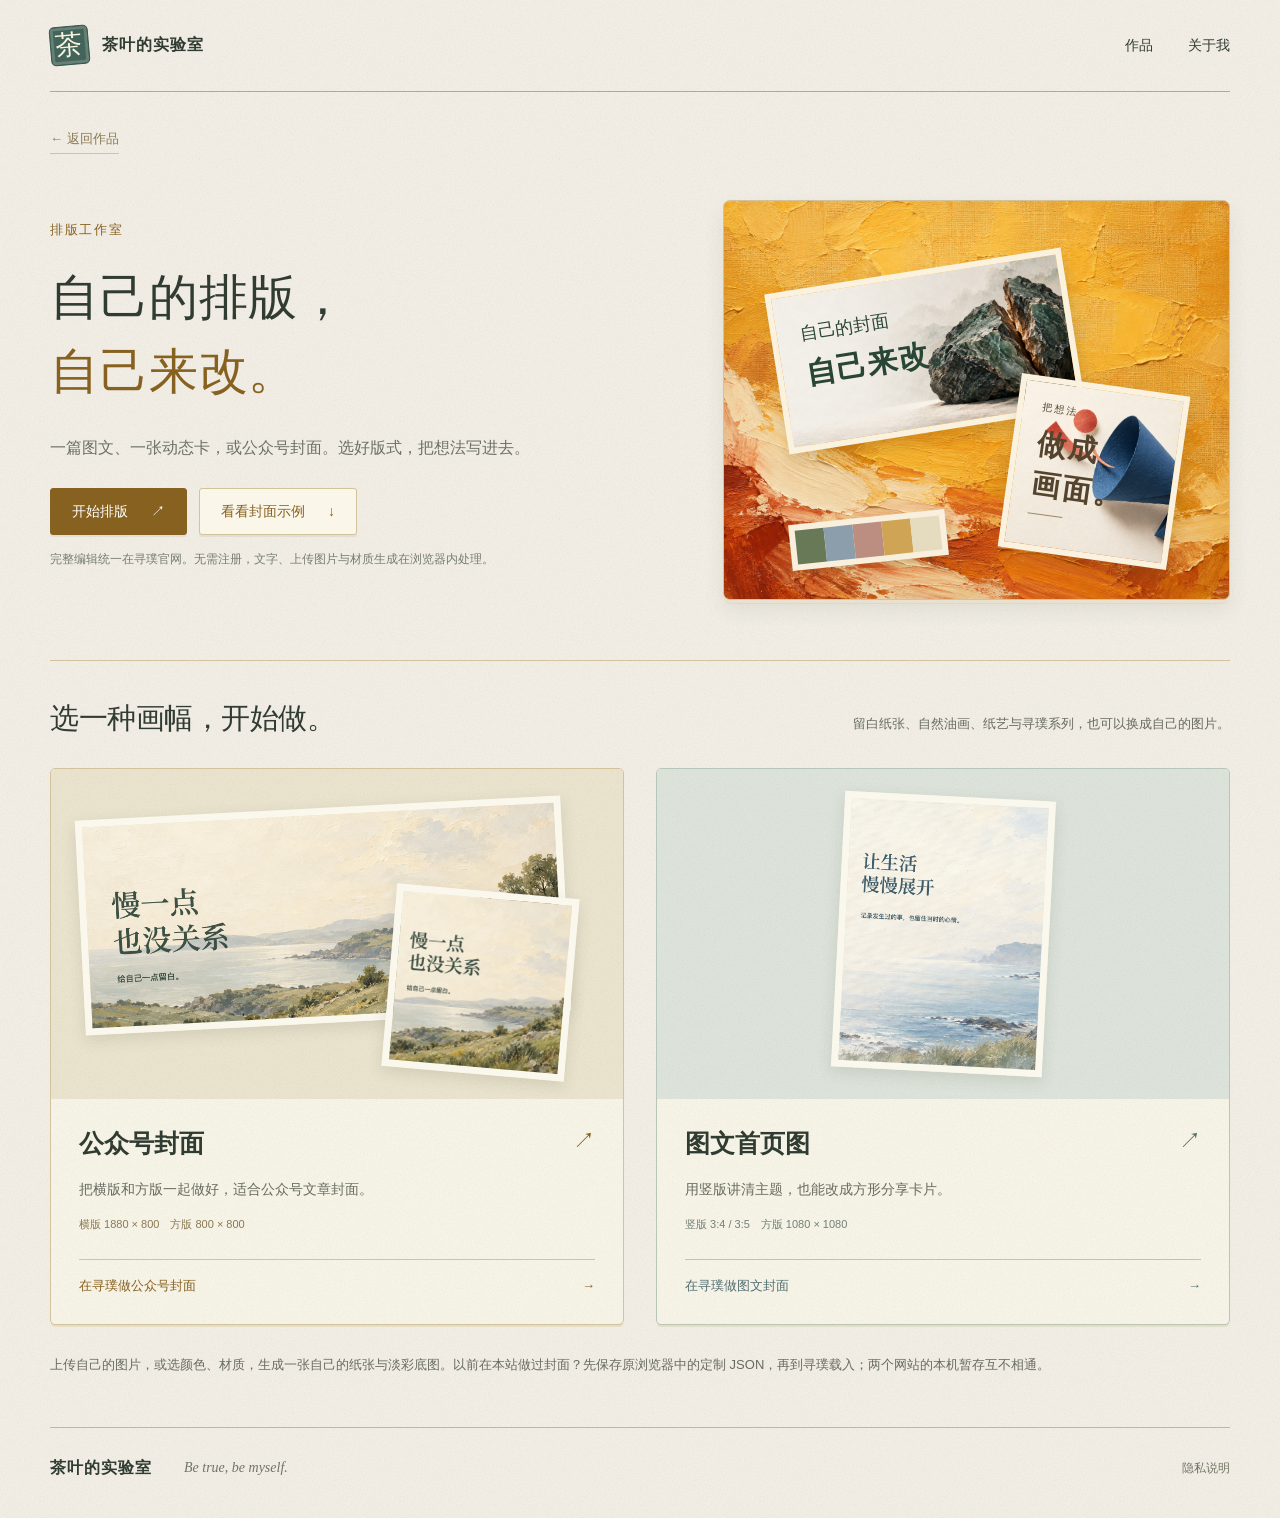
<file: cover.html>
<!doctype html>
<html lang="zh-CN"><head><meta charset="utf-8"><meta name="viewport" content="width=device-width,initial-scale=1"><meta name="description" content="浏览图文阅读、图文封面、公众号封面与动态卡作品，前往寻璞排版工作室编辑。"><meta name="color-scheme" content="light"><title>排版工作室 · 茶叶的实验室</title><link rel="icon" href="assets/favicon.svg" type="image/svg+xml"><link rel="stylesheet" href="style.css?v=de5b82615477"><link rel="stylesheet" href="atelier.css?v=050cd2336782"><link rel="stylesheet" href="project-themes.css?v=0bbe29f87022"></head>
<body class="paper-detail theme-cover">
<a class="skip" href="#main">跳到内容</a><header class="nav"><a class="brand" href="index.html"><span class="mark">茶</span>茶叶的实验室</a><nav aria-label="主导航"><a href="index.html#projects">作品</a><a href="index.html#about">关于我</a></nav></header>
<main id="main"><a class="back" href="index.html#projects">← 返回作品</a>
<section class="detail-hero cover-intro-hero"><div><p class="eyebrow">排版工作室</p><h1>自己的排版，<br><span class="serif-green">自己来改。</span></h1><p class="intro">一篇图文、一张动态卡，或公众号封面。选好版式，把想法写进去。</p><div class="actions"><a class="button" href="https://www.xunpuai.com/tools">开始排版 <span>↗</span></a><a class="button secondary" href="#cover-choices">看看封面示例 <span>↓</span></a></div><p class="fine">完整编辑统一在寻璞官网。无需注册，文字、上传图片与材质生成在浏览器内处理。</p></div><div class="detail-art project-art cover-art" aria-hidden="true">
            
            <div class="cover-print print-landscape"><span>自己的封面</span><strong>自己来改。</strong></div>
            <div class="cover-print print-square"><span>把想法</span><strong>做成<br>画面。</strong><span class="print-rule"></span></div>
            <div class="print-swatches"><span></span><span></span><span></span><span></span><span></span></div>
          </div></section>
<section id="cover-choices" class="studio-choices" aria-labelledby="studio-choices-title"><div class="studio-heading"><h2 id="studio-choices-title">选一种画幅，开始做。</h2><p>留白纸张、自然油画、纸艺与寻璞系列，也可以换成自己的图片。</p></div><div class="studio-choice-grid">
<a class="studio-choice" href="https://www.xunpuai.com/tools?editor=cover"><div class="studio-choice-visual cover-choice-visual"><img class="studio-wide-print" src="assets/studio-cover-wide.png" width="1880" height="800" alt="公众号横版油画封面：慢一点，也没关系" loading="lazy"><img class="studio-square-print" src="assets/studio-cover-square.png" width="800" height="800" alt="同一套内容的公众号方版封面" loading="lazy"></div><div class="studio-choice-copy"><h3>公众号封面 <span aria-hidden="true">↗</span></h3><p>把横版和方版一起做好，适合公众号文章封面。</p><small>横版 1880 × 800　方版 800 × 800</small><span class="studio-choice-link">在寻璞做公众号封面 <span aria-hidden="true">→</span></span></div></a>
<a class="studio-choice poster-choice" href="https://www.xunpuai.com/tools?editor=poster"><div class="studio-choice-visual poster-choice-visual"><img src="assets/studio-poster-portrait.png" width="1440" height="1920" alt="图文竖版油画封面：让生活慢慢展开" loading="lazy"></div><div class="studio-choice-copy"><h3>图文首页图 <span aria-hidden="true">↗</span></h3><p>用竖版讲清主题，也能改成方形分享卡片。</p><small>竖版 3:4 / 3:5　方版 1080 × 1080</small><span class="studio-choice-link">在寻璞做图文封面 <span aria-hidden="true">→</span></span></div></a>
</div><p class="studio-local-note">上传自己的图片，或选颜色、材质，生成一张自己的纸张与淡彩底图。以前在本站做过封面？先<a href="tools/layout/index.html#recover-drafts">保存原浏览器中的定制 JSON</a>，再到寻璞载入；两个网站的本机暂存互不相通。</p></section>
</main><footer><a class="brand" href="index.html">茶叶的实验室</a><span>Be true, be myself.</span><a href="privacy.html">隐私说明</a></footer>
</body></html>
</file>
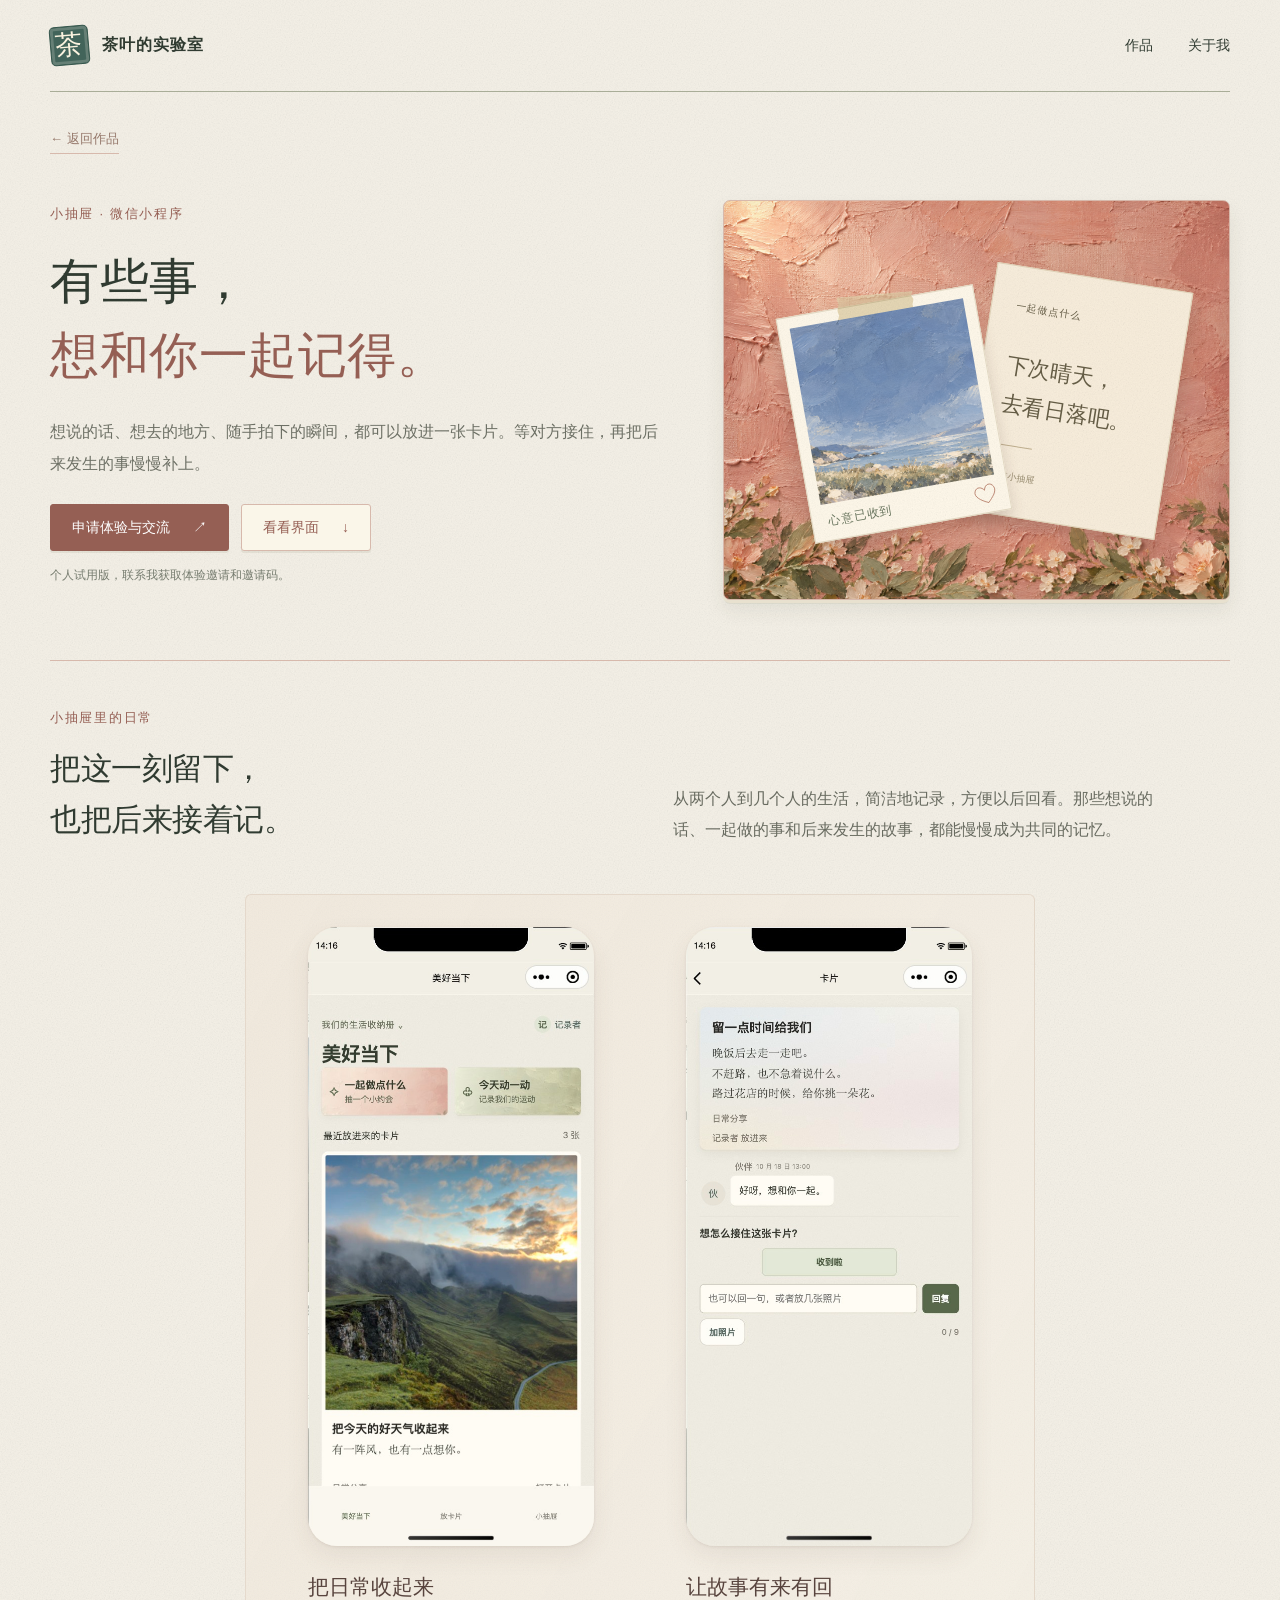
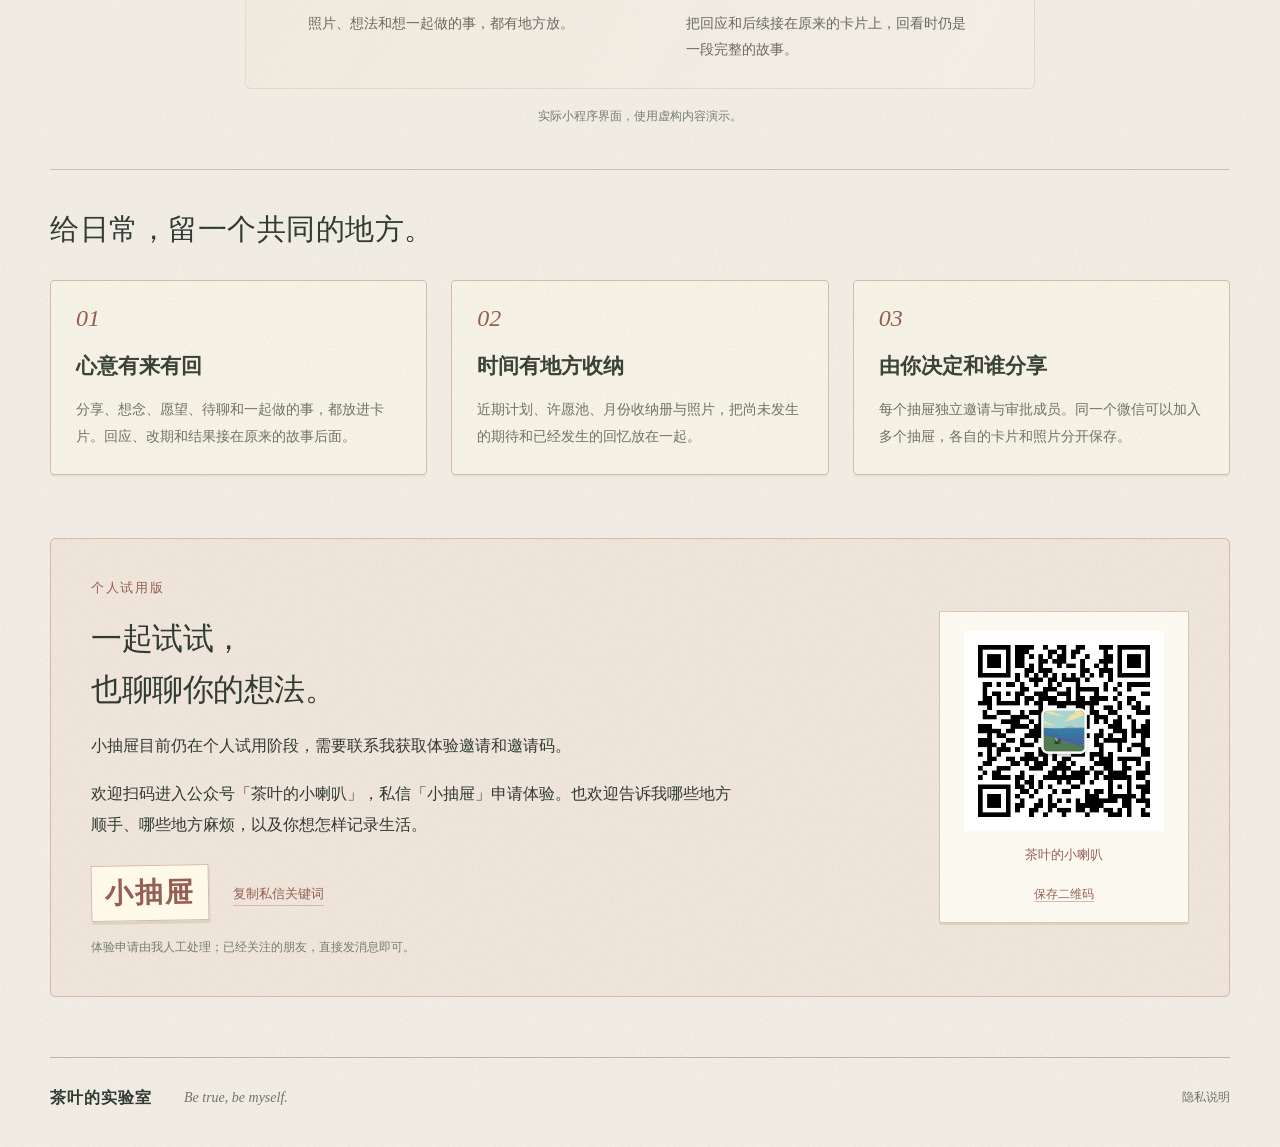
<file: drawer.html>
<!doctype html><html lang="zh-CN"><head><meta charset="utf-8"><meta name="viewport" content="width=device-width,initial-scale=1"><meta name="description" content="茶叶的个人作品集。探索论文写作 Skill、唐布里鸭与小抽屉，了解项目与用法。"><meta name="color-scheme" content="light"><title>小抽屉 · 茶叶的实验室</title><link rel="icon" href="assets/favicon.svg" type="image/svg+xml"><link rel="stylesheet" href="style.css?v=de5b82615477"><script src="site.js" defer></script><link rel="stylesheet" href="atelier.css?v=050cd2336782"><link rel="stylesheet" href="project-themes.css?v=0bbe29f87022"></head><body class="paper-detail theme-drawer"><a class="skip" href="#main">跳到内容</a><header class="nav"><a class="brand" href="index.html"><span class="mark">茶</span>茶叶的实验室</a><nav aria-label="主导航"><a href="index.html#projects">作品</a><a href="index.html#about">关于我</a></nav></header><main id="main"><a class="back" href="index.html#projects">← 返回作品</a>
<section class="detail-hero drawer-hero"><div><p class="eyebrow">小抽屉 · 微信小程序</p><h1>有些事，<br><span class="serif-green">想和你一起记得。</span></h1><p class="intro">想说的话、想去的地方、随手拍下的瞬间，都可以放进一张卡片。等对方接住，再把后来发生的事慢慢补上。</p><div class="actions"><a class="button" href="#drawer-access">申请体验与交流 <span>↗</span></a><a class="button secondary" href="#drawer-gallery">看看界面 <span>↓</span></a></div><p class="fine">个人试用版，联系我获取体验邀请和邀请码。</p></div><div class="detail-art project-art drawer-art" aria-hidden="true">
            
            <div class="drawer-letter"><span>一起做点什么</span><p>下次晴天，<br>去看日落吧。</p><span class="letter-line"></span><small>放进小抽屉</small></div>
            <div class="drawer-photo"><span class="masking-tape"></span><img src="assets/paint-duck.png" alt="" width="768" height="512"><span>心意已收到</span><svg viewBox="0 0 60 55" fill="none"><path d="M31 46C15 36 3 24 9 14C15 3 27 9 30 17C35 3 48 4 52 15C56 27 42 37 31 46Z" stroke="currentColor" stroke-width="1.5"/></svg></div>
          </div></section>
<section id="drawer-gallery" class="drawer-gallery" aria-labelledby="drawer-gallery-title">
  <div class="gallery-intro"><p class="eyebrow">小抽屉里的日常</p><h2 id="drawer-gallery-title">把这一刻留下，<br>也把后来接着记。</h2><p>从两个人到几个人的生活，简洁地记录，方便以后回看。那些想说的话、一起做的事和后来发生的故事，都能慢慢成为共同的记忆。</p></div>
  <div class="native-screens">
    <figure><a href="assets/drawer-home.jpg" target="_blank" rel="noopener" aria-label="查看小抽屉首页界面大图"><img src="assets/drawer-home.jpg" width="570" height="1234" alt="小抽屉首页：美好当下，展示一张记录日常的照片卡片" loading="lazy"></a><figcaption>把日常收起来</figcaption><p>照片、想法和想一起做的事，都有地方放。</p></figure>
    <figure><a href="assets/drawer-detail.jpg" target="_blank" rel="noopener" aria-label="查看小抽屉卡片详情界面大图"><img src="assets/drawer-detail.jpg" width="570" height="1234" alt="小抽屉卡片详情：一段日常记录与伙伴的回应" loading="lazy"></a><figcaption>让故事有来有回</figcaption><p>把回应和后续接在原来的卡片上，回看时仍是一段完整的故事。</p></figure>
  </div>
  <p class="fine gallery-note">实际小程序界面，使用虚构内容演示。</p>
</section>
<section class="feature-section"><h2>给日常，留一个共同的地方。</h2><div class="features"><article><span class="number">01</span><h3>心意有来有回</h3><p>分享、想念、愿望、待聊和一起做的事，都放进卡片。回应、改期和结果接在原来的故事后面。</p></article><article><span class="number">02</span><h3>时间有地方收纳</h3><p>近期计划、许愿池、月份收纳册与照片，把尚未发生的期待和已经发生的回忆放在一起。</p></article><article><span class="number">03</span><h3>由你决定和谁分享</h3><p>每个抽屉独立邀请与审批成员。同一个微信可以加入多个抽屉，各自的卡片和照片分开保存。</p></article></div></section>
<section id="drawer-access" class="drawer-contact" aria-labelledby="drawer-contact-title">
  <div><p class="eyebrow">个人试用版</p><h2 id="drawer-contact-title">一起试试，<br>也聊聊你的想法。</h2><p>小抽屉目前仍在个人试用阶段，需要联系我获取体验邀请和邀请码。</p><p>欢迎扫码进入公众号「茶叶的小喇叭」，私信「小抽屉」申请体验。也欢迎告诉我哪些地方顺手、哪些地方麻烦，以及你想怎样记录生活。</p><div class="keyword-row"><strong id="drawer-contact-keyword">小抽屉</strong><div><button class="copy" data-copy="drawer-contact-keyword">复制私信关键词</button><span class="copy-status" role="status"></span></div></div><p class="fine">体验申请由我人工处理；已经关注的朋友，直接发消息即可。</p></div>
  <figure class="drawer-contact-qr"><a href="assets/wechat-qrcode.jpg" target="_blank" rel="noopener" aria-label="查看茶叶的小喇叭公众号二维码大图"><img src="assets/wechat-qrcode.jpg" width="200" height="200" alt="茶叶的小喇叭微信公众号二维码"></a><figcaption>茶叶的小喇叭</figcaption><a class="copy" href="assets/wechat-qrcode.jpg" download="茶叶的小喇叭-公众号二维码.jpg">保存二维码</a></figure>
</section></main><footer><a class="brand" href="index.html">茶叶的实验室</a><span>Be true, be myself.</span><a href="privacy.html">隐私说明</a></footer></body></html>
</file>
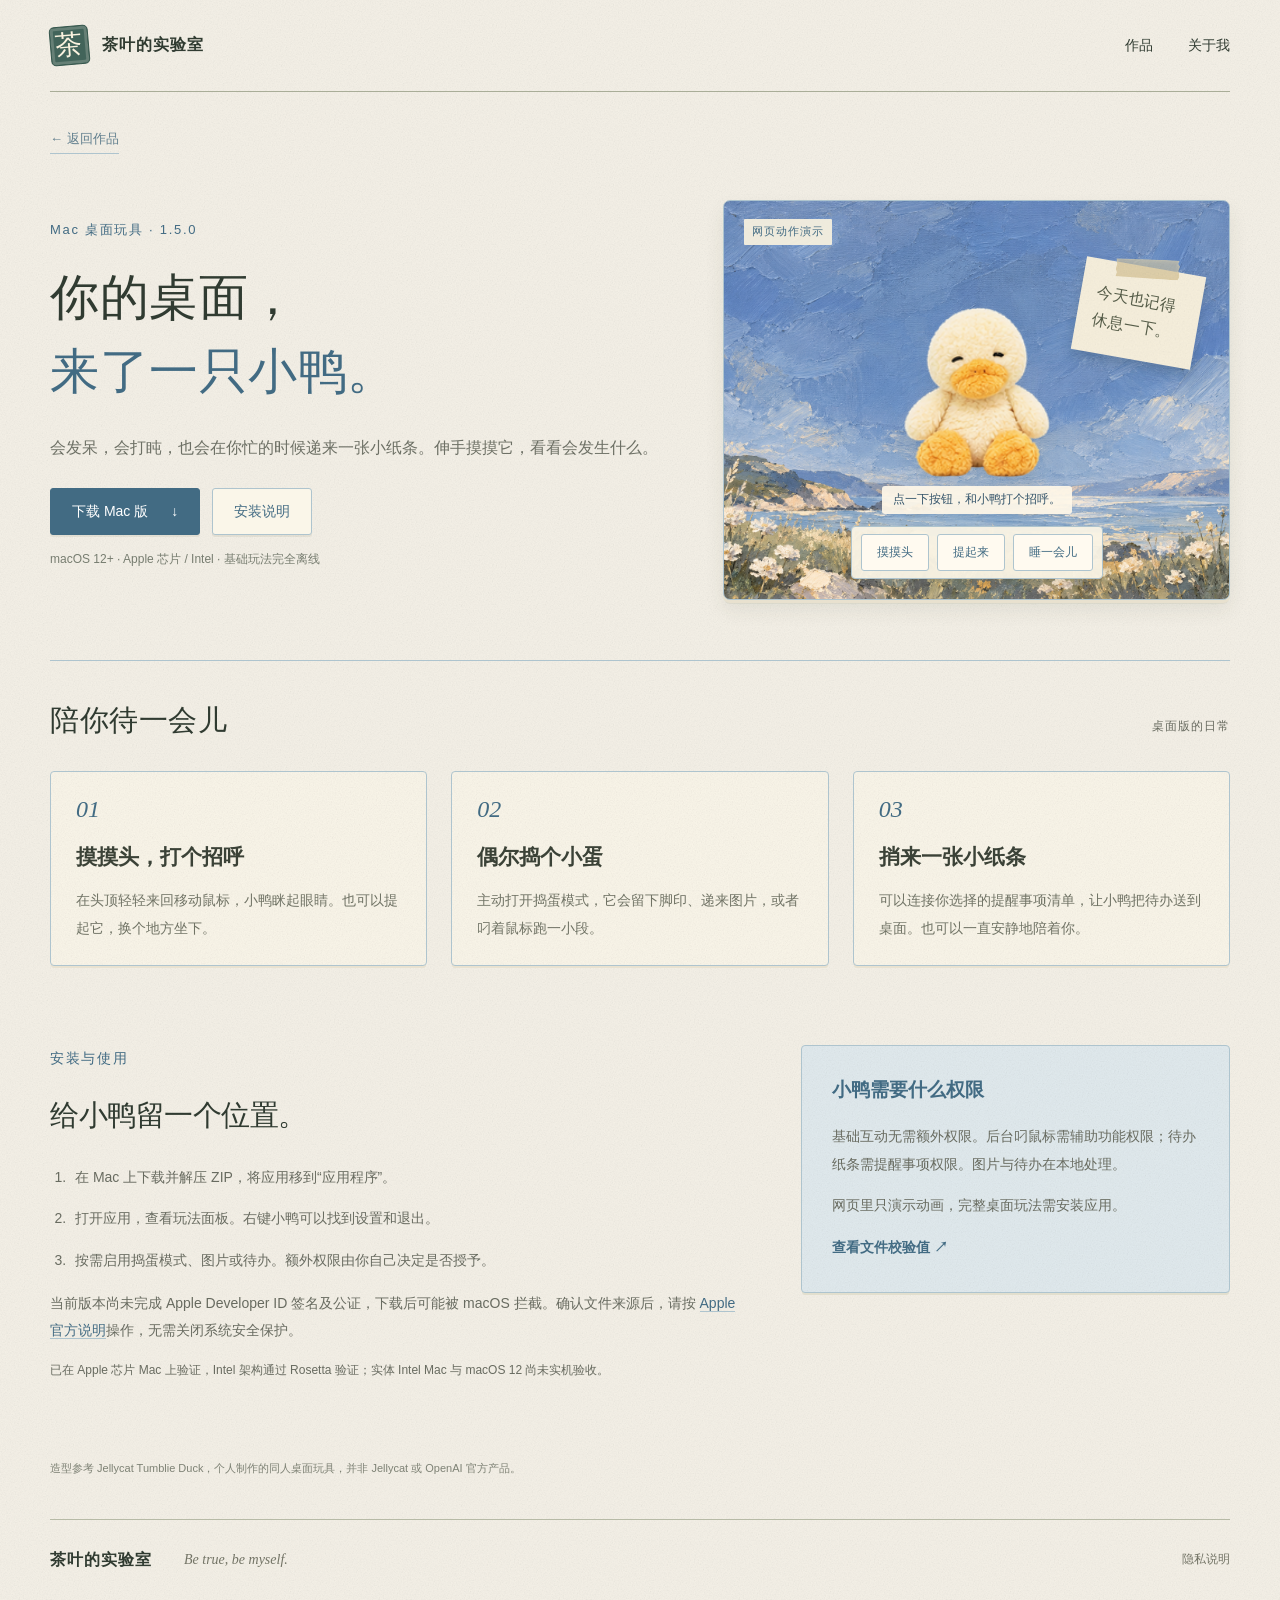
<file: duck.html>
<!doctype html><html lang="zh-CN"><head><meta charset="utf-8"><meta name="viewport" content="width=device-width,initial-scale=1"><meta name="description" content="茶叶的个人作品集。探索论文写作 Skill、唐布里鸭与小抽屉，了解项目与用法。"><meta name="color-scheme" content="light"><title>唐布里鸭 · 茶叶的实验室</title><link rel="icon" href="assets/favicon.svg" type="image/svg+xml"><link rel="stylesheet" href="style.css?v=de5b82615477"><script src="site.js" defer></script><link rel="stylesheet" href="atelier.css?v=050cd2336782"><link rel="stylesheet" href="project-themes.css?v=0bbe29f87022"></head><body class="paper-detail theme-duck"><a class="skip" href="#main">跳到内容</a><header class="nav"><a class="brand" href="index.html"><span class="mark">茶</span>茶叶的实验室</a><nav aria-label="主导航"><a href="index.html#projects">作品</a><a href="index.html#about">关于我</a></nav></header><main id="main"><a class="back" href="index.html#projects">← 返回作品</a><section class="detail-hero"><div><p class="eyebrow">Mac 桌面玩具 · 1.5.0</p><h1>你的桌面，<br><span class="serif-green">来了一只小鸭。</span></h1><p class="intro">会发呆，会打盹，也会在你忙的时候递来一张小纸条。伸手摸摸它，看看会发生什么。</p><div class="actions"><a class="button" href="downloads/tumblie-duck-mac.zip" download>下载 Mac 版 <span>↓</span></a><a class="button secondary" href="#install">安装说明</a></div><p class="fine">macOS 12+ · Apple 芯片 / Intel · 基础玩法完全离线</p></div><div class="detail-art duck-demo"><span class="corner-label">网页动作演示</span><div class="duck-day-note detail-duck-note" aria-hidden="true"><span class="masking-tape"></span><p>今天也记得<br>休息一下。</p></div><div class="demo-duck"><div class="duck" role="img" aria-label="毛绒小鸭的动画演示"></div></div><p class="duck-status" role="status">点一下按钮，和小鸭打个招呼。</p><div class="demo-controls"><button data-pose="pet">摸摸头</button><button data-pose="held">提起来</button><button data-pose="sleep">睡一会儿</button></div></div></section><section class="feature-section"><div class="section-heading"><h2>陪你待一会儿</h2><span>桌面版的日常</span></div><div class="features"><article><span class="number">01</span><h3>摸摸头，打个招呼</h3><p>在头顶轻轻来回移动鼠标，小鸭眯起眼睛。也可以提起它，换个地方坐下。</p></article><article><span class="number">02</span><h3>偶尔捣个小蛋</h3><p>主动打开捣蛋模式，它会留下脚印、递来图片，或者叼着鼠标跑一小段。</p></article><article><span class="number">03</span><h3>捎来一张小纸条</h3><p>可以连接你选择的提醒事项清单，让小鸭把待办送到桌面。也可以一直安静地陪着你。</p></article></div></section><section id="install" class="download-section"><div><p class="eyebrow">安装与使用</p><h2>给小鸭留一个位置。</h2><ol><li>在 Mac 上下载并解压 ZIP，将应用移到“应用程序”。</li><li>打开应用，查看玩法面板。右键小鸭可以找到设置和退出。</li><li>按需启用捣蛋模式、图片或待办。额外权限由你自己决定是否授予。</li></ol><p>当前版本尚未完成 Apple Developer ID 签名及公证，下载后可能被 macOS 拦截。确认文件来源后，请按 <a href="https://support.apple.com/102445" target="_blank" rel="noopener noreferrer">Apple 官方说明</a>操作，无需关闭系统安全保护。</p><p class="fine">已在 Apple 芯片 Mac 上验证，Intel 架构通过 Rosetta 验证；实体 Intel Mac 与 macOS 12 尚未实机验收。</p></div><aside><h3>小鸭需要什么权限</h3><p>基础互动无需额外权限。后台叼鼠标需辅助功能权限；待办纸条需提醒事项权限。图片与待办在本地处理。</p><p>网页里只演示动画，完整桌面玩法需安装应用。</p><a class="text-link" href="downloads/SHA256SUMS.txt">查看文件校验值 ↗</a></aside></section><p class="credit">造型参考 Jellycat Tumblie Duck，个人制作的同人桌面玩具，并非 Jellycat 或 OpenAI 官方产品。</p></main><footer><a class="brand" href="index.html">茶叶的实验室</a><span>Be true, be myself.</span><a href="privacy.html">隐私说明</a></footer></body></html>
</file>
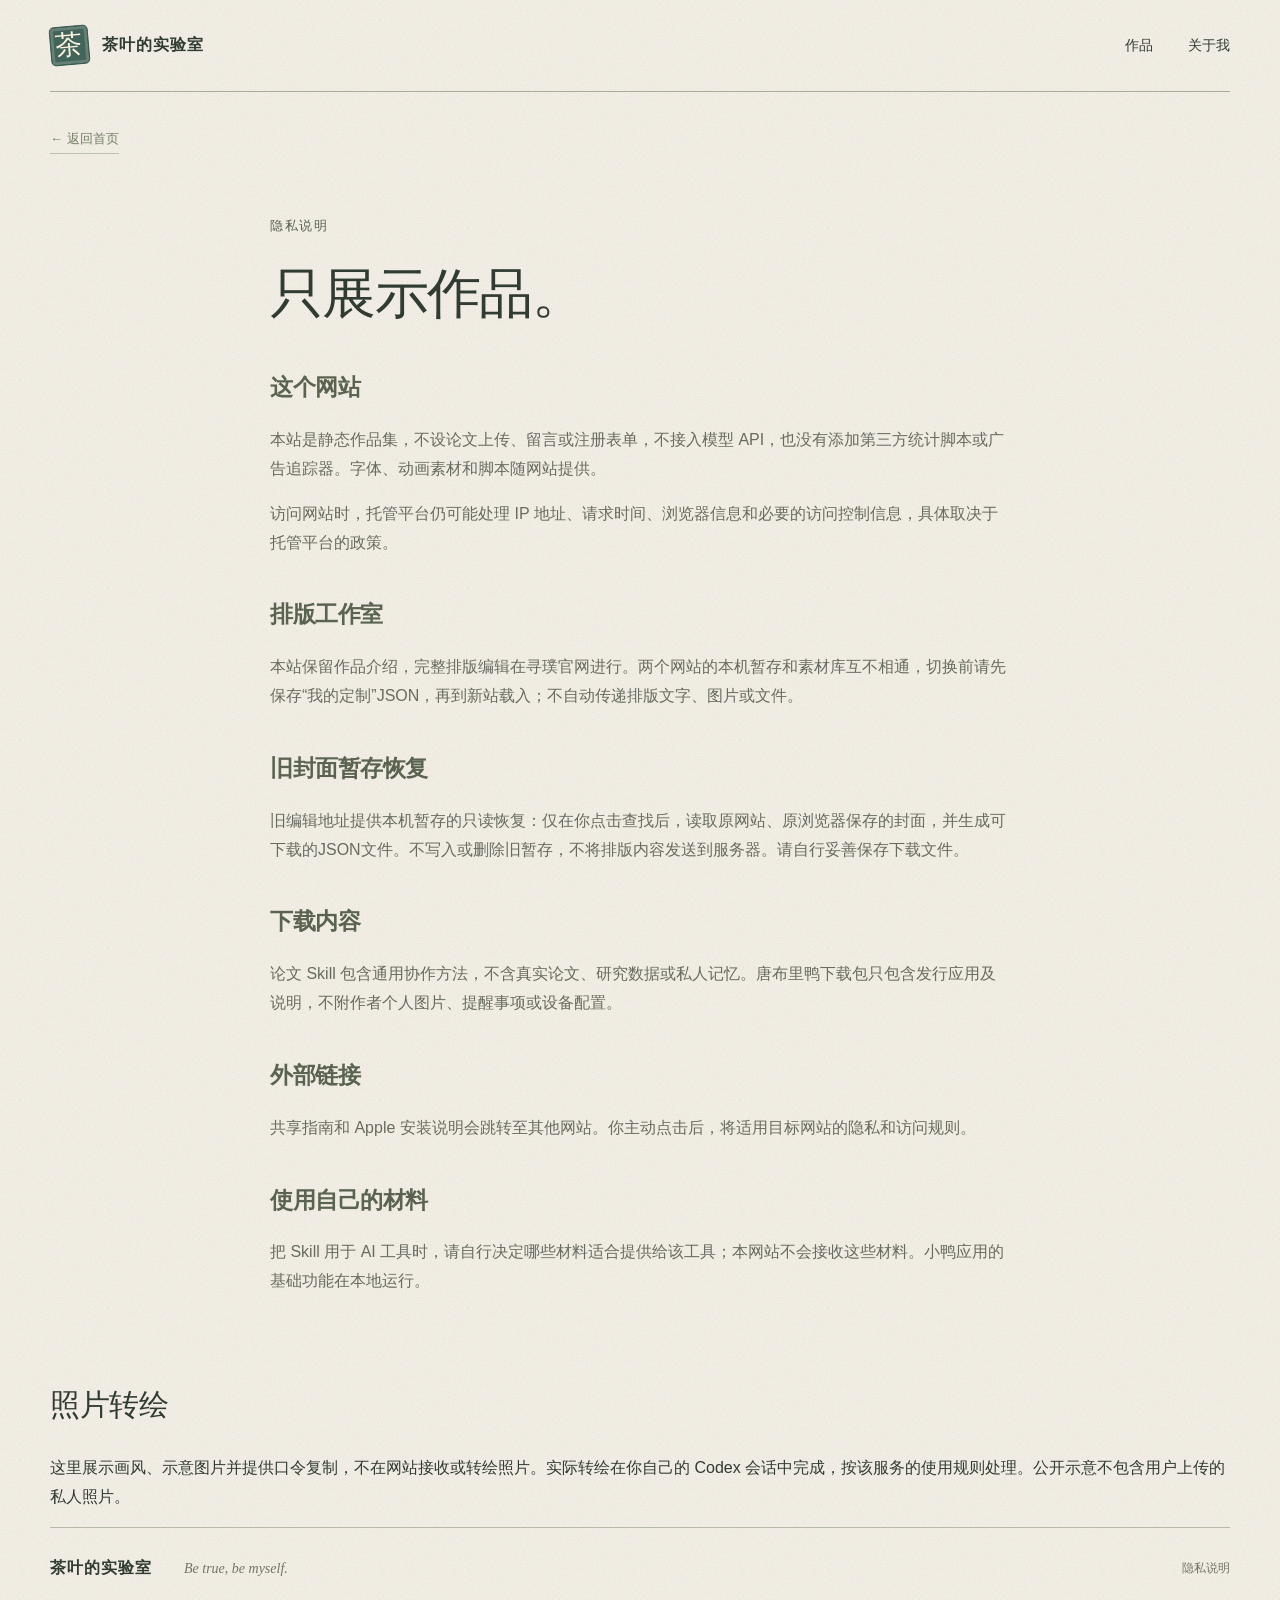
<file: privacy.html>
<!doctype html><html lang="zh-CN"><head><meta charset="utf-8"><meta name="viewport" content="width=device-width,initial-scale=1"><meta name="description" content="茶叶的个人作品集。探索论文写作 Skill、唐布里鸭与小抽屉，了解项目与用法。"><meta name="color-scheme" content="light"><title>隐私说明 · 茶叶的实验室</title><link rel="icon" href="assets/favicon.svg" type="image/svg+xml"><link rel="stylesheet" href="style.css?v=de5b82615477"><script src="site.js" defer></script><link rel="stylesheet" href="atelier.css?v=050cd2336782"><link rel="stylesheet" href="project-themes.css?v=0bbe29f87022"></head><body class="paper-detail theme-neutral"><a class="skip" href="#main">跳到内容</a><header class="nav"><a class="brand" href="index.html"><span class="mark">茶</span>茶叶的实验室</a><nav aria-label="主导航"><a href="index.html#projects">作品</a><a href="index.html#about">关于我</a></nav></header><main id="main"><a class="back" href="index.html">← 返回首页</a><article class="privacy"><p class="eyebrow">隐私说明</p><h1>只展示作品。</h1><h2>这个网站</h2><p>本站是静态作品集，不设论文上传、留言或注册表单，不接入模型 API，也没有添加第三方统计脚本或广告追踪器。字体、动画素材和脚本随网站提供。</p><p>访问网站时，托管平台仍可能处理 IP 地址、请求时间、浏览器信息和必要的访问控制信息，具体取决于托管平台的政策。</p><h2>排版工作室</h2><p>本站保留作品介绍，完整排版编辑在寻璞官网进行。两个网站的本机暂存和素材库互不相通，切换前请先保存“我的定制”JSON，再到新站载入；不自动传递排版文字、图片或文件。</p><h2>旧封面暂存恢复</h2><p>旧编辑地址提供本机暂存的只读恢复：仅在你点击查找后，读取原网站、原浏览器保存的封面，并生成可下载的JSON文件。不写入或删除旧暂存，不将排版内容发送到服务器。请自行妥善保存下载文件。</p><h2>下载内容</h2><p>论文 Skill 包含通用协作方法，不含真实论文、研究数据或私人记忆。唐布里鸭下载包只包含发行应用及说明，不附作者个人图片、提醒事项或设备配置。</p><h2>外部链接</h2><p>共享指南和 Apple 安装说明会跳转至其他网站。你主动点击后，将适用目标网站的隐私和访问规则。</p><h2>使用自己的材料</h2><p>把 Skill 用于 AI 工具时，请自行决定哪些材料适合提供给该工具；本网站不会接收这些材料。小鸭应用的基础功能在本地运行。</p></article><h2>照片转绘</h2><p>这里展示画风、示意图片并提供口令复制，不在网站接收或转绘照片。实际转绘在你自己的 Codex 会话中完成，按该服务的使用规则处理。公开示意不包含用户上传的私人照片。</p>
</main><footer><a class="brand" href="index.html">茶叶的实验室</a><span>Be true, be myself.</span><a href="privacy.html">隐私说明</a></footer></body></html>
</file>
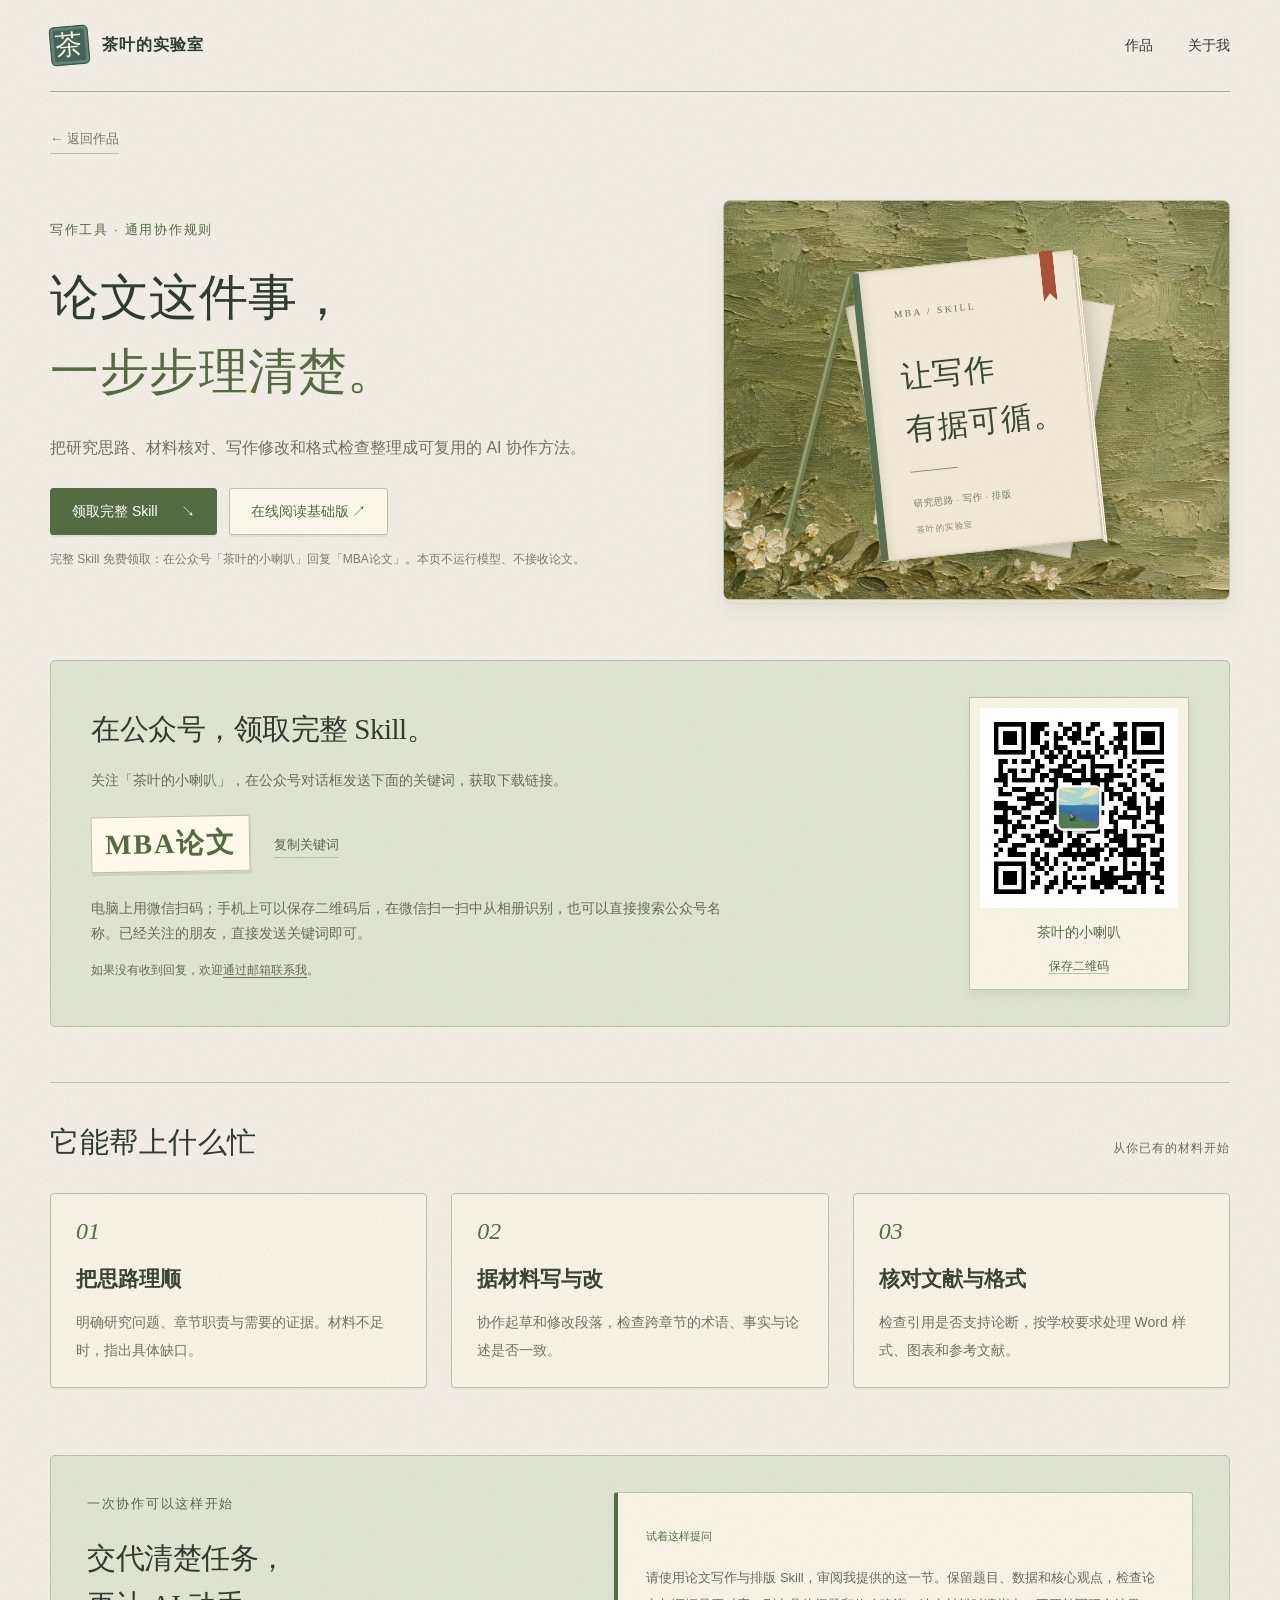
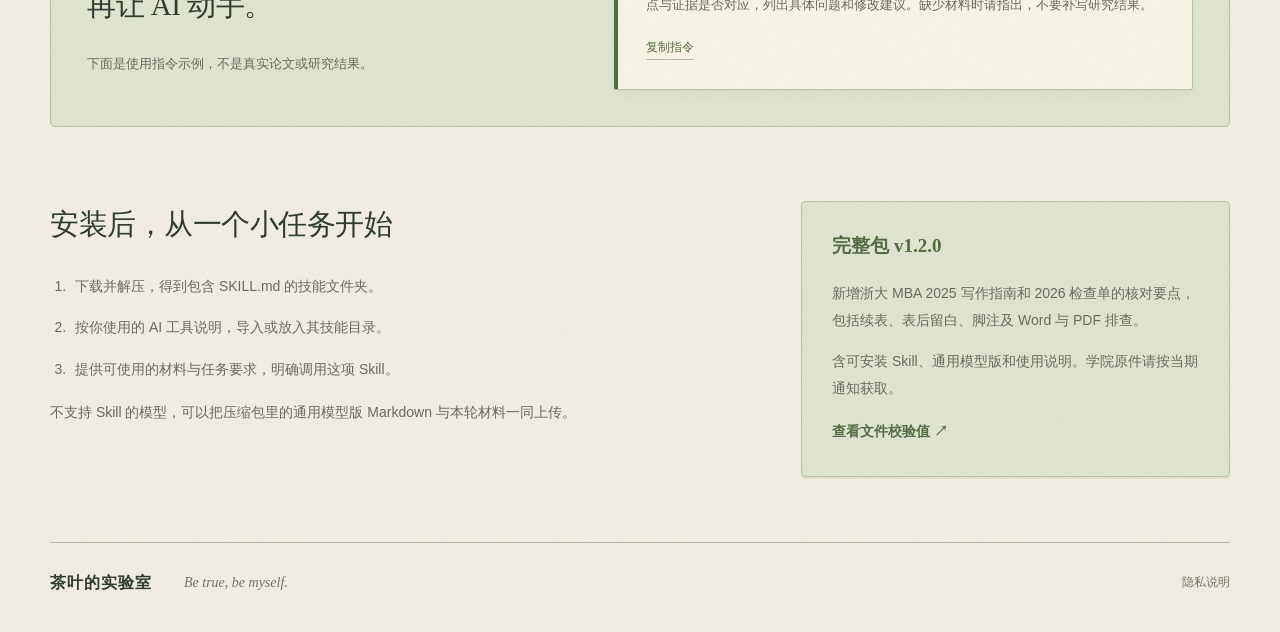
<file: thesis.html>
<!doctype html><html lang="zh-CN"><head><meta charset="utf-8"><meta name="viewport" content="width=device-width,initial-scale=1"><meta name="description" content="茶叶的个人作品集。探索论文写作 Skill、唐布里鸭与小抽屉，了解项目与用法。"><meta name="color-scheme" content="light"><title>论文写作与排版 Skill · 茶叶的实验室</title><link rel="icon" href="assets/favicon.svg" type="image/svg+xml"><link rel="stylesheet" href="style.css?v=de5b82615477"><script src="site.js" defer></script><link rel="stylesheet" href="atelier.css?v=050cd2336782"><link rel="stylesheet" href="project-themes.css?v=0bbe29f87022"></head><body class="paper-detail theme-thesis"><a class="skip" href="#main">跳到内容</a><header class="nav"><a class="brand" href="index.html"><span class="mark">茶</span>茶叶的实验室</a><nav aria-label="主导航"><a href="index.html#projects">作品</a><a href="index.html#about">关于我</a></nav></header><main id="main"><a class="back" href="index.html#projects">← 返回作品</a><section class="detail-hero"><div><p class="eyebrow">写作工具 · 通用协作规则</p><h1>论文这件事，<br><span class="serif-green">一步步理清楚。</span></h1><p class="intro">把研究思路、材料核对、写作修改和格式检查整理成可复用的 AI 协作方法。</p><div class="actions"><a class="button" href="#get-skill">领取完整 Skill <span>↘</span></a><a class="button secondary" href="https://mba-thesis-skill-guide.breezy-dell-8487.chatgpt.site" target="_blank" rel="noopener noreferrer">在线阅读基础版 ↗</a></div><p class="fine">完整 Skill 免费领取：在公众号「茶叶的小喇叭」回复「MBA论文」。本页不运行模型、不接收论文。</p></div><div class="detail-art project-art thesis-art" aria-hidden="true">
            
            <div class="loose-page page-one"></div><div class="loose-page page-two"></div>
            <div class="thesis-book"><span class="book-ribbon"></span><span class="book-meta">MBA / SKILL</span><strong>让写作<br>有据可循。</strong><span class="book-rule"></span><span class="book-subtitle">研究思路 · 写作 · 排版</span><span class="book-bottom">茶叶的实验室</span></div>
            <span class="book-pencil"></span>
          </div></section><section id="get-skill" class="skill-receive" aria-labelledby="receive-title"><div><h2 id="receive-title">在公众号，领取完整 Skill。</h2><p>关注「茶叶的小喇叭」，在公众号对话框发送下面的关键词，获取下载链接。</p><div class="keyword-row"><strong id="mba-keyword">MBA论文</strong><div><button class="copy" data-copy="mba-keyword">复制关键词</button><span class="copy-status" role="status"></span></div></div><p>电脑上用微信扫码；手机上可以保存二维码后，在微信扫一扫中从相册识别，也可以直接搜索公众号名称。已经关注的朋友，直接发送关键词即可。</p><p class="fine">如果没有收到回复，欢迎<a href="mailto:wuhaichao@xunpuai.com">通过邮箱联系我</a>。</p></div><figure class="receive-qr"><a href="assets/wechat-qrcode.jpg" target="_blank" rel="noopener" aria-label="打开茶叶的小喇叭公众号二维码大图"><img src="assets/wechat-qrcode.jpg" width="200" height="200" alt="茶叶的小喇叭微信公众号二维码"></a><figcaption>茶叶的小喇叭</figcaption><a class="copy" href="assets/wechat-qrcode.jpg" download="茶叶的小喇叭-公众号二维码.jpg">保存二维码</a></figure></section><section class="feature-section"><div class="section-heading"><h2>它能帮上什么忙</h2><span>从你已有的材料开始</span></div><div class="features"><article><span class="number">01</span><h3>把思路理顺</h3><p>明确研究问题、章节职责与需要的证据。材料不足时，指出具体缺口。</p></article><article><span class="number">02</span><h3>据材料写与改</h3><p>协作起草和修改段落，检查跨章节的术语、事实与论述是否一致。</p></article><article><span class="number">03</span><h3>核对文献与格式</h3><p>检查引用是否支持论断，按学校要求处理 Word 样式、图表和参考文献。</p></article></div></section><section class="workflow"><div><p class="eyebrow">一次协作可以这样开始</p><h2>交代清楚任务，<br>再让 AI 动手。</h2><p>下面是使用指令示例，不是真实论文或研究结果。</p></div><div class="prompt-card"><span class="label">试着这样提问</span><p id="sample-prompt">请使用论文写作与排版 Skill，审阅我提供的这一节。保留题目、数据和核心观点，检查论点与证据是否对应，列出具体问题和修改建议。缺少材料时请指出，不要补写研究结果。</p><button class="copy" data-copy="sample-prompt">复制指令</button><span class="copy-status" role="status"></span></div></section><section class="download-section"><div><h2>安装后，从一个小任务开始</h2><ol><li>下载并解压，得到包含 SKILL.md 的技能文件夹。</li><li>按你使用的 AI 工具说明，导入或放入其技能目录。</li><li>提供可使用的材料与任务要求，明确调用这项 Skill。</li></ol><p>不支持 Skill 的模型，可以把压缩包里的通用模型版 Markdown 与本轮材料一同上传。</p></div><aside><h3>完整包 v1.2.0</h3><p>新增浙大 MBA 2025 写作指南和 2026 检查单的核对要点，包括续表、表后留白、脚注及 Word 与 PDF 排查。</p><p>含可安装 Skill、通用模型版和使用说明。学院原件请按当期通知获取。</p><a class="text-link" href="downloads/SHA256SUMS.txt">查看文件校验值 ↗</a></aside></section></main><footer><a class="brand" href="index.html">茶叶的实验室</a><span>Be true, be myself.</span><a href="privacy.html">隐私说明</a></footer></body></html>
</file>
<file: style.css>
:root{--ink:#263b30;--muted:#697067;--paper:#f9f8f2;--green:#385d45;--line:#dedfd4}*{box-sizing:border-box}html{scroll-behavior:smooth;scroll-padding-top:30px}body{margin:0;background:var(--paper);color:var(--ink);font:16px/1.8 -apple-system,BlinkMacSystemFont,"PingFang SC","Microsoft YaHei",sans-serif}a{color:inherit;text-decoration:none}button{font:inherit;cursor:pointer}a:focus-visible,button:focus-visible{outline:3px solid #b48b31;outline-offset:5px}::selection{background:#d8e5bb}.nav,main,footer{max-width:1180px;margin:auto}.nav{display:flex;justify-content:space-between;align-items:center;padding:28px 0;border-bottom:1px solid var(--line)}.brand{display:flex;align-items:center;gap:12px;font-weight:650;letter-spacing:1px;font-size:16px}.mark{display:grid;place-items:center;background:var(--green);color:white;border-radius:11px;width:36px;height:36px;font-family:serif;font-size:23px}.nav nav{display:flex;gap:34px;font-size:14px}.nav nav a:hover,.text-link:hover{color:#719148}.skip{position:absolute;top:-100px;left:20px}.skip:focus{top:0;background:white;z-index:99}.hero{display:grid;grid-template-columns:1.18fr 1fr;align-items:center;min-height:570px;padding:66px 0 55px;gap:50px}.eyebrow{font-size:13px;letter-spacing:2px;margin:0 0 20px;color:var(--green)}h1,h2,h3,p{margin-top:0}h1{font-size:clamp(38px,4.2vw,58px);line-height:1.35;font-weight:600;letter-spacing:-1.7px;margin-bottom:24px}h2{font-size:30px;font-weight:550;line-height:1.6;letter-spacing:-.5px}h3{font-size:21px;font-weight:600;line-height:1.5}.serif-green{color:#66864d}.intro{font-size:16px;line-height:1.95;color:var(--muted);margin-bottom:24px}.text-link{font-size:14px;font-weight:600;display:inline-flex;gap:24px;align-items:center}.text-link span{font-size:23px}.hero-art{height:420px;position:relative;background:radial-gradient(ellipse,#e9ebd9 0,transparent 67%);isolation:isolate}.orbit{border:1px solid #d8dec8;border-radius:50%;position:absolute;left:4%;top:7%;width:91%;height:86%;transform:rotate(-24deg)}.o2{width:75%;height:100%;left:13%;top:1%;transform:rotate(30deg)}.hero-sheet{position:absolute;top:23px;left:40px;transform:rotate(-9deg);width:245px;height:280px;background:#fffffc;border:1px solid #dedfd3;padding:23px;box-shadow:0 15px 40px #3c50230c}.hero-sheet>span{font-size:8px;letter-spacing:2px}.hero-sheet b{display:block;font-weight:450;font-family:"Songti SC",serif;font-size:31px;line-height:1.7;margin-top:22px}.draw-lines{width:75px;height:16px;border-top:1px solid #97aa84;border-bottom:1px solid #97aa84;margin-top:24px}.hero-sticker{position:absolute;right:4px;top:75px;background:#e9d38d;padding:20px 25px;transform:rotate(10deg);font-size:15px;line-height:1.6;box-shadow:0 5px 10px #594a0808}.hero-duck{position:absolute;bottom:12px;right:24px;transform:rotate(5deg)}.duck{width:192px;height:208px;background-image:url('assets/duck-atlas.png');background-size:768px 1040px;background-position:0 0;animation:pet 2.7s steps(1) infinite;filter:drop-shadow(0 14px 9px #574a2610)}@keyframes pet{0%,100%{background-position:0 0}25%{background-position:-192px 0}50%{background-position:-384px 0}75%{background-position:-576px 0}}.projects{padding:22px 0 75px}.section-heading{display:flex;justify-content:space-between;align-items:baseline;margin-bottom:25px}.section-heading h2{font-size:25px;margin:0}.section-heading>span{font-size:12px;color:var(--muted);letter-spacing:1px}.project-grid{display:grid;grid-template-columns:1fr 1fr;gap:30px}.project-card{display:block;overflow:hidden;border:1px solid #dcded2;border-radius:15px;background:#fffefa;transition:transform .25s,box-shadow .25s}.project-card:hover{transform:translateY(-5px);box-shadow:0 16px 40px #3545210a}.card-visual{height:306px;position:relative;overflow:hidden}.thesis-visual{background:#e7ecdf;display:grid;place-items:center}.paper{background:#fffefa;border:1px solid #d6dccd;width:255px;height:285px;padding:25px 27px;transform:rotate(-7deg) translateY(38px);box-shadow:10px 15px 0 #cbd4bf50,0 15px 30px #3441240b}.paper-top{font-size:9px;color:#718064}.paper h3{font-size:30px;line-height:1.6;margin:20px 0 16px;font-family:"Songti SC","SimSun",serif;font-weight:500}.paper-line{height:1px;background:#d2d8c7;width:100%;margin-bottom:12px}.paper-line.short{width:75%}.paper-note{font-size:10px;margin:15px 0;color:#728564}.paper-bottom{font-size:8px;letter-spacing:2px;color:#849476}.corner-label{position:absolute;left:25px;top:18px;font-size:11px;color:#68745c;letter-spacing:1px}.duck-visual{background:#f1e9d9}.duck-visual>.duck{position:absolute;left:50%;top:60px;transform:translateX(-50%) scale(1.1);z-index:2}.little-note{position:absolute;left:50px;top:90px;transform:rotate(-11deg);padding:20px 23px;background:#fffdf0;font-size:12px;color:#8d886b;box-shadow:0 6px 15px #574a2610}.ground{position:absolute;bottom:35px;width:170px;height:20px;left:50%;transform:translateX(-50%);background:#d3c4a720;border-radius:50%;filter:blur(5px)}.card-copy{padding:25px 29px 27px}.card-title{display:flex;justify-content:space-between;align-items:center}.card-title h3{margin:0}.arrow{font-size:24px}.card-copy p{font-size:14px;color:var(--muted);margin:14px 0 18px}.small-link{font-size:12px;font-weight:550;border-bottom:1px solid #b4bea6;padding-bottom:4px}.about{display:grid;grid-template-columns:1fr 2fr;padding:64px 0 75px;border-top:1px solid var(--line);gap:70px}.about p{color:var(--muted);max-width:620px;font-size:15px}.about .eyebrow{color:var(--green);margin-top:12px}footer{border-top:1px solid var(--line);padding:28px 0 35px;display:flex;align-items:center;gap:30px;font-size:12px;color:var(--muted)}footer .brand{font-size:13px}footer>a:last-child{margin-left:auto}.back{display:inline-block;font-size:13px;margin-top:35px;color:var(--muted)}.detail-hero{display:grid;grid-template-columns:1.2fr 1fr;gap:60px;padding:50px 0 65px;align-items:center}.detail-hero h1{font-size:46px}.detail-art{height:360px;border-radius:15px;position:relative;overflow:hidden}.detail-art .paper{transform:rotate(-7deg) translateY(7px)}.actions{display:flex;gap:12px;flex-wrap:wrap;margin:24px 0 14px}.button{display:inline-flex;align-items:center;justify-content:center;gap:26px;background:var(--green);border:1px solid var(--green);color:white;border-radius:7px;padding:10px 21px;font-size:14px}.button:hover{background:#284333}.button.secondary{background:transparent;color:var(--ink);border-color:#cdd2c4}.button.secondary:hover{background:#e9eddf}.fine{font-size:12px!important;color:#777d70}.feature-section{padding:40px 0 55px;border-top:1px solid var(--line)}.features{display:grid;grid-template-columns:repeat(3,1fr);gap:50px;margin-top:35px}.number{display:block;font:italic 27px Georgia,serif;color:#819270;margin-bottom:20px}.features h3{font-size:20px}.features p{font-size:14px;color:var(--muted)}.workflow{background:#e9edde;border-radius:12px;padding:45px;display:grid;grid-template-columns:1fr 1.2fr;gap:60px;margin:15px 0 50px}.workflow h2{font-size:29px}.workflow>div>p:not(.eyebrow){font-size:13px;color:var(--muted)}.prompt-card{background:#fffefa;border:1px solid #d5dccb;padding:28px;border-radius:6px}.prompt-card p{font-size:14px;line-height:2.1;margin:14px 0}.label{font-size:11px;color:#78856d}.copy{background:none;border:0;border-bottom:1px solid #a9b69d;padding:0;color:var(--green);font-size:12px}.copy-status{font-size:11px;margin-left:12px}.download-section{display:grid;grid-template-columns:1.6fr 1fr;gap:80px;padding:35px 0 65px}.download-section p,.download-section li{font-size:14px;color:var(--muted)}ol{padding-left:20px}li{padding-left:5px;margin-bottom:14px}.download-section aside{background:#f0f0e6;border-radius:10px;padding:30px;height:fit-content}.download-section aside h3{font-size:19px}.download-section p a{border-bottom:1px solid #adb69f}.duck-demo{background:#f1e9d9;display:flex;flex-direction:column;align-items:center;justify-content:flex-end;padding:20px}.demo-duck{position:absolute;top:20px;left:50%;transform:translateX(-50%)}.duck-status{font-size:12px;margin-bottom:15px;z-index:2}.demo-controls{display:flex;gap:8px;z-index:2}.demo-controls button{font-size:12px;border:1px solid #d5cbb8;background:#fcfaf4;border-radius:20px;padding:7px 15px;color:#5e604d}.demo-controls button[aria-pressed=true]{background:#4b6445;color:white;border-color:#4b6445}.credit{font-size:11px;color:#7e8275;margin:0 0 40px}.privacy{max-width:740px;margin:60px auto 85px}.privacy h2{font-size:23px;margin-top:40px}.privacy p{color:var(--muted)}@media(max-width:1250px){.nav,main,footer{margin-left:40px;margin-right:40px}}@media(max-width:800px){.nav,main,footer{margin-left:24px;margin-right:24px}.hero{gap:10px}.hero-art{transform:scale(.85);transform-origin:right center;margin-left:-45px}.hero h1{font-size:39px}.detail-hero{gap:25px}.detail-hero h1{font-size:35px}.features{gap:25px}.workflow{padding:28px;gap:25px}.download-section{gap:30px}.about{gap:25px;grid-template-columns:1fr 3fr}.card-copy{padding:22px}.card-title h3{font-size:19px}.little-note{left:20px}}@media(max-width:600px){.nav,main,footer{margin-left:22px;margin-right:22px}.nav{padding:21px 0}.brand{font-size:14px;gap:8px}.mark{width:30px;height:30px;font-size:20px}.nav nav{gap:18px;font-size:12px}.hero{grid-template-columns:1fr;padding:43px 0 22px;gap:10px;min-height:0}.hero h1{font-size:40px}.hero .intro{font-size:14px}.hero-art{height:325px;transform:none;margin:0 8px}.hero-sheet{width:210px;height:240px;top:15px;left:8px}.hero-sheet b{font-size:27px;margin-top:15px}.hero-sticker{right:0;top:30px;padding:13px 16px;font-size:12px}.hero-duck{bottom:-10px;right:0;transform:scale(.85)}.section-heading h2{font-size:22px}.section-heading>span{font-size:10px}.projects{padding-top:30px;padding-bottom:45px}.project-grid{grid-template-columns:1fr;gap:24px}.card-visual{height:285px}.card-copy p br{display:none}.about{grid-template-columns:1fr;gap:5px;padding:35px 0 40px}.about h2{font-size:25px}.about p{font-size:14px}.about .eyebrow{margin-bottom:10px}footer{flex-wrap:wrap;gap:8px 20px;padding:25px 0}footer span{display:none}.detail-hero{grid-template-columns:1fr;padding:32px 0 40px;gap:24px}.detail-hero h1{font-size:38px}.detail-art{height:330px}.intro{font-size:15px}.features{grid-template-columns:1fr;gap:8px;margin-top:25px}.features article{position:relative;padding-left:48px}.number{position:absolute;left:0;top:0;font-size:22px}.features h3{font-size:19px;margin-bottom:10px}.feature-section{padding-bottom:25px}.workflow{grid-template-columns:1fr;padding:25px 20px;gap:8px}.workflow h2{font-size:26px}.prompt-card{padding:23px}.download-section{grid-template-columns:1fr;gap:20px;padding-bottom:35px}.download-section h2{font-size:26px}.credit{margin-bottom:30px}.privacy{margin-top:35px}.privacy h1{font-size:38px}.back{margin-top:25px}.button{padding:10px 16px;font-size:13px}}@media(prefers-reduced-motion:reduce){html{scroll-behavior:auto}*,*:before,*:after{animation:none!important;transition:none!important}}

/* Personal introduction and aligned project cards. */
.hero{overflow:clip}
.hero .identity{letter-spacing:.5px;font-size:14px;line-height:1.9}
.hero-copy .intro{max-width:540px}
.project-card{display:flex;flex-direction:column}
.card-visual{flex:none}
.card-copy{flex:1;display:grid;grid-template-rows:3.2em 1fr auto;align-items:start}
.card-title{height:100%;gap:12px;align-items:flex-start}
.card-title h3{min-width:0}
.card-title .arrow{flex:none;line-height:1.3}
.card-copy p{margin:14px 0 22px}
.small-link{justify-self:start;align-self:end}
.about h2{max-width:680px;text-wrap:balance}
.contact{display:flex;align-items:center;gap:36px;margin-top:32px}
.wechat{margin:0;flex:none}
.wechat a{display:block;background:white;border:1px solid var(--line);padding:8px;border-radius:8px}
.wechat img{display:block;width:172px;height:172px;max-width:100%}
.wechat figcaption{font-size:12px;text-align:center;color:var(--muted);margin-top:8px}
.email-contact{display:flex;flex-direction:column;gap:4px;min-width:0}
.email-contact span{font-size:12px;color:var(--muted)}
.email-contact a{font-size:15px;text-decoration:underline;text-underline-offset:5px;overflow-wrap:anywhere}
@media(max-width:800px) and (min-width:601px){.hero{gap:20px}.hero h1{font-size:34px}.hero-art{margin-left:-30px}.about{grid-template-columns:1fr;gap:10px}.about .eyebrow{margin:0}.card-copy{grid-template-rows:3.5em 1fr auto}}
@media(max-width:600px){.hero h1{font-size:36px}.hero .identity{font-size:13px}.card-copy{grid-template-rows:auto 1fr auto}.contact{gap:24px;align-items:flex-start;flex-direction:column}.wechat img{width:172px;height:172px}footer span{display:block;font-size:12px}footer{display:grid;grid-template-columns:1fr auto;gap:6px 18px}footer .brand{grid-column:1}footer span{grid-column:1;grid-row:2}footer>a:last-child{grid-column:2;grid-row:1 / 3}}

/* Little Drawer: public interface illustrations, no private application data. */
[hidden]{display:none!important}
.drawer-project{grid-column:1 / -1;display:grid;grid-template-columns:1fr 1fr;gap:30px}
.drawer-project .card-copy{display:flex;flex-direction:column;justify-content:center;padding:30px 29px}
.drawer-project .card-title{height:auto;width:100%}
.drawer-project .card-copy p{max-width:410px;margin:18px 0 24px}
.drawer-project .small-link{align-self:flex-start}
.drawer-visual,.drawer-cover{background:#ede8df;position:relative;overflow:hidden}
.drawer-visual{height:285px;display:grid;place-items:center}
.drawer-stack{position:relative;width:225px;transform:rotate(-6deg)}
.drawer-stack:before,.drawer-stack:after{content:"";position:absolute;inset:0;background:#d8cfc1;border:1px solid #d5cbbb;border-radius:8px;transform:rotate(9deg);z-index:-1}
.drawer-stack:after{background:#f1eadb;transform:rotate(4deg)}
.drawer-slip{background:#fffdf7;border:1px solid #ded7c9;border-radius:8px;min-height:222px;padding:25px;box-shadow:0 12px 30px #594a1110}
.drawer-slip>span{font-size:11px;letter-spacing:1px;color:#8b806f}
.drawer-slip strong{display:block;font:500 26px/1.7 "Songti SC",serif;margin:15px 0;color:#575c48}
.drawer-slip i{font-size:11px;font-style:normal;color:#928772}
.drawer-cover{height:380px;display:grid;place-items:center;border-radius:15px;background:radial-gradient(ellipse at 25% 30%,#f7eed7,transparent 65%),#e6e8dd}
.drawer-cover .drawer-stack{width:270px}.drawer-cover .drawer-slip{padding:32px;min-height:280px}.drawer-cover .drawer-slip strong{font-size:32px}
.drawer-showcase{display:grid;grid-template-columns:1fr 1fr;gap:80px;align-items:center;background:#eeece3;border-radius:16px;padding:55px;margin-bottom:60px;scroll-margin-top:25px}
.drawer-story h2{font-size:34px;line-height:1.5;text-wrap:balance}.drawer-story>p{font-size:15px;color:var(--muted)}
.drawer-switch{display:flex;flex-wrap:wrap;gap:8px;margin:30px 0 18px}
.drawer-switch button{padding:9px 15px;font-size:13px;border:1px solid #cdd0c1;border-radius:6px;color:var(--ink);background:transparent}
.drawer-switch button[aria-pressed=true]{background:var(--green);border-color:var(--green);color:white}
.drawer-caption{min-height:3.6em}
.drawer-device{width:100%;max-width:350px;min-height:610px;justify-self:center;background:#f6f2ea;color:#302e28;border:7px solid #fffcf5;box-shadow:0 20px 50px #49432b14;border-radius:25px;padding:22px 20px 0;display:flex;flex-direction:column;overflow:hidden}
.drawer-screen-top{display:flex;justify-content:space-between;font-size:10px;color:#898373;letter-spacing:1px;margin-bottom:8px}
.drawer-device h3{font-size:25px;margin-bottom:17px;line-height:1.5;letter-spacing:1px}
.drawer-device h4{font:500 18px/1.6 "Songti SC",serif;margin:10px 0}
.drawer-shortcuts{display:grid;grid-template-columns:1fr 1fr;gap:8px;margin-bottom:18px;font-size:12px}
.drawer-shortcuts>span{background:#ece9dc;border-radius:8px;padding:10px 8px}
.drawer-shortcuts small{display:block;font-size:10px;color:#8a8273}
.drawer-sample-card{background:#fffcf5;border-radius:9px;box-shadow:0 5px 12px #52462c09;overflow:hidden}
.drawer-landscape{height:140px;position:relative;overflow:hidden;background:linear-gradient(#c8bec0,#e3c9b7 55%,#e3cfb6 66%,#9ca99c 67%,#92a39b)}
.drawer-landscape:before{content:"";position:absolute;width:35px;height:35px;border-radius:50%;background:#f1d6ae;left:70%;top:42%}
.drawer-landscape:after{content:"";position:absolute;border-radius:50% 50% 0 0;bottom:-20px;left:-15%;width:135%;height:45px;background:#7f9288}
.drawer-sample-copy{padding:14px 18px}.drawer-sample-copy>span{font-size:10px;color:#978773}
.drawer-sample-copy p,.drawer-compose-paper p,.drawer-memory p{font:14px/1.9 "Songti SC",serif;margin:0 0 16px}
.drawer-card-foot{display:flex;justify-content:space-between;font-size:10px;color:#8b806f}
.drawer-quiet{margin-top:16px;font-size:11px;color:#857c6b}.drawer-quiet p{margin:6px 0 15px;font-size:12px}
.drawer-screen-note{font-size:12px;color:#8b806f;margin:0 0 20px}
.drawer-compose-paper{background:#fffcf5;padding:20px;border-radius:8px;min-height:240px}
.drawer-field-label{font-size:10px;color:#928574}.drawer-compose-paper h4{padding-bottom:20px;border-bottom:1px solid #eee7da}
.drawer-intention{display:flex;gap:8px;margin:16px 0}.drawer-intention span{background:#e7e6d7;padding:4px 10px;border-radius:20px;font-size:11px}
.drawer-swatches{display:flex;gap:10px;margin:20px 0 8px}.drawer-swatches i{height:34px;width:42px;border-radius:6px;background:linear-gradient(#c8bec0,#e3c9b7,#92a39b)}.drawer-swatches i:nth-child(2){background:linear-gradient(#627880,#94a6a6,#b5bcac)}.drawer-swatches i:nth-child(3){background:linear-gradient(120deg,#dce8f0,#eedade,#f2e5c8)}
.drawer-static-action{text-align:center;font-size:12px;background:#dddccb;color:#5b604c;padding:10px;border-radius:8px}
.drawer-archive-row{display:flex;justify-content:space-between;align-items:center;padding:15px 0;border-bottom:1px solid #e4dece;font-size:13px;gap:8px}.drawer-archive-row small{font-size:10px;color:#8c8374}
.drawer-month{display:flex;justify-content:space-between;align-items:baseline;margin:22px 0 12px}.drawer-month strong{font-size:18px}.drawer-month span{font-size:10px;color:#8b806f}
.drawer-memory{background:#fffcf5;border-radius:7px;padding:10px;transform:rotate(-2deg);margin:0 0 12px}.drawer-memory .drawer-landscape{height:130px}.drawer-memory h4{font-size:16px}.drawer-memory p{font-size:12px;margin-bottom:8px}.drawer-memory>span{font-size:10px;color:#8b806f}
.drawer-bottom-nav{display:flex;justify-content:space-between;margin-top:auto;padding:18px 0 15px;font-size:10px;color:#9c9587;gap:12px}.drawer-bottom-nav .selected{color:#58694d;font-weight:600}
.drawer-access{display:grid;grid-template-columns:1.4fr 1fr;gap:90px;padding:10px 0 70px}.drawer-access p{font-size:14px;color:var(--muted)}.drawer-access aside{border-left:1px solid var(--line);padding-left:35px}.drawer-access aside h3{font-size:19px}
@media(max-width:950px){.drawer-showcase{gap:30px;padding:35px}.drawer-story h2{font-size:28px}.drawer-device{padding:18px 15px 0}.drawer-access{gap:35px}}
@media(max-width:800px){.drawer-showcase{grid-template-columns:1fr;padding:30px 24px;gap:20px}.drawer-caption{min-height:0}.drawer-story .drawer-switch{margin-top:22px}.drawer-hero{grid-template-columns:1fr}.drawer-cover{height:320px}.drawer-access{gap:25px}.drawer-project .card-copy{padding-right:22px}.drawer-project{gap:30px}.drawer-project .card-copy{padding-left:22px}}
@media(max-width:600px){.drawer-project{display:flex;gap:0}.drawer-project .card-copy{padding:22px}.drawer-project .card-title{height:auto}.drawer-project .card-copy p{margin:14px 0 22px}.drawer-hero h1{font-size:36px}.drawer-showcase{padding:28px 16px;margin:0 -6px 35px}.drawer-story h2{font-size:26px}.drawer-device{max-width:350px;min-height:610px;padding:18px 14px 0;border-width:5px}.drawer-switch{gap:6px}.drawer-switch button{padding:9px 12px}.drawer-access{grid-template-columns:1fr;padding-bottom:35px}.drawer-access aside{border-left:0;border-top:1px solid var(--line);padding:24px 0 0}.drawer-access h2{font-size:26px}}

.drawer-visual .drawer-stack{width:215px;transform:translateY(24px) rotate(-6deg)}
.drawer-visual .drawer-slip{min-height:200px;padding:22px}

.cover-visual{background:#f3f0e8 url("tools/cover/assets/risk.png") center/cover no-repeat}.cover-sample{position:absolute;left:8%;top:35%;color:#102923;font-family:Georgia,"Songti SC",serif;font-size:clamp(24px,3vw,42px);line-height:1.35}.cover-sample strong{font-weight:600}

.skill-receive{display:grid;grid-template-columns:minmax(0,1fr) 220px;gap:65px;align-items:center;padding:38px 42px;margin:0 0 55px;background:#e9edde;border:1px solid #d8dfcb;border-radius:12px;scroll-margin-top:24px}.skill-receive h2{font-size:29px;margin-bottom:16px}.skill-receive p{font-size:14px;color:var(--muted);max-width:650px}.skill-receive .fine{margin-bottom:0}.skill-receive .fine a{text-decoration:underline;text-underline-offset:3px}.keyword-row{display:flex;align-items:center;gap:24px;flex-wrap:wrap;margin:23px 0}.keyword-row>strong{font-size:28px;letter-spacing:2px;color:var(--green)}.keyword-row .copy{font-size:13px}.receive-qr{margin:0;text-align:center}.receive-qr img{display:block;width:200px;height:200px;max-width:100%;margin:0 auto 12px;border-radius:5px}.receive-qr figcaption{font-size:14px;margin-bottom:5px}.receive-qr>a.copy{font-size:12px}
@media(max-width:800px){.skill-receive{gap:25px;padding:30px 25px;grid-template-columns:minmax(0,1fr) 180px}.receive-qr img{width:172px;height:172px}.skill-receive h2{font-size:26px}}
@media(max-width:600px){.skill-receive{grid-template-columns:1fr;padding:26px 22px;gap:24px}.keyword-row{gap:20px}.receive-qr{text-align:left}.receive-qr img{margin-left:0}.skill-receive h2{font-size:25px}}
</file>
<file: atelier.css>
/* Local art direction: paper, pigment, and tangible project objects. */
@font-face{font-family:"Tea About Hand";src:url('assets/fonts/tea-about-hand.woff2') format('woff2');font-weight:400;font-style:normal;font-display:swap}
:root{--ink:#303b31;--muted:#686b60;--paper:#f4f0e6;--green:#445b3d;--line:#c9c8b8;--clay:#42645a;--serif:"Songti SC","STSong","Noto Serif CJK SC","SimSun",serif}
body{background-color:var(--paper);background-image:url('assets/paper-grain.svg');background-size:180px 180px;color:var(--ink)}
.nav,main,footer{max-width:1240px;margin-left:auto;margin-right:auto}
.nav{padding:26px 0;border-bottom:1px solid #a9ad98;position:relative}
.brand{font-weight:600;letter-spacing:1px;gap:13px;font-size:16px}
.mark{background:#42645a;box-shadow:inset 0 0 0 3px #f4f0e633;border:1px solid #35564c;border-radius:5px;color:#fbf3df;font:27px/1 var(--serif);width:39px;height:39px;transform:rotate(-5deg)}
.nav nav{gap:35px;font-size:14px}
.nav nav a{position:relative}
.nav nav a:after{content:"";height:1px;background:var(--clay);position:absolute;bottom:-6px;left:0;right:100%;transition:right .2s}
.nav nav a:hover:after{right:0}
.nav nav a:hover{color:var(--clay)}
footer{padding:26px 0 35px;border-color:#b7baa6;font-size:12px;color:#737466;gap:32px}
footer .brand{font-family:var(--serif);font-size:16px;color:var(--ink)}
footer span{font:italic 14px/1.7 Georgia,serif}
a:focus-visible,button:focus-visible{outline-color:#a75238;outline-width:2px;outline-offset:6px}
::selection{background:#d7deb9}

.atelier-hero{display:grid;grid-template-columns:1.15fr 1fr;align-items:center;gap:30px;padding:65px 0 64px;min-height:592px}
.atelier-hero-copy{position:relative;z-index:2}
.atelier-identity{font-size:16px;line-height:1.9;letter-spacing:.3px;margin:0 0 28px}
.atelier-identity span{font-size:13px;color:#6b705f;letter-spacing:.5px}
.atelier-hero h1{font:600 clamp(42px,4.1vw,62px)/1.4 var(--serif);letter-spacing:-1.4px;margin-bottom:24px;white-space:nowrap}
.atelier-hero h1 em{font-style:normal;color:#596c40;position:relative}
.atelier-hero h1 em:after{content:"";position:absolute;left:3px;right:-8px;bottom:1px;height:7px;background:#bec69788;clip-path:polygon(0 30%,95% 0,100% 65%,5% 100%);z-index:-1}
.atelier-intro{max-width:525px;font-size:15px;line-height:2.05;color:#666d5c;margin:0 0 25px}
.atelier-explore{display:inline-flex;align-items:center;gap:28px;color:#46583b;font-size:14px;font-weight:550}
.atelier-explore span{display:grid;place-items:center;width:38px;height:38px;border:1px solid #889274;border-radius:50%;font-size:22px;font-weight:400;transition:transform .2s,background .2s}
.atelier-explore:hover span{transform:rotate(12deg);background:#e3e5d0}
.hero-collage{height:454px;position:relative;isolation:isolate;min-width:0}
.hero-paint-chip{position:absolute;width:270px;height:300px;top:50px;right:1%;transform:rotate(8deg);box-shadow:2px 10px 16px #3d472222;overflow:hidden;clip-path:polygon(0 1%,98% 0,100% 98%,1% 100%)}
.hero-paint-chip img{width:100%;height:100%;object-fit:cover;filter:saturate(.75)}
.hero-postcard{position:absolute;width:315px;height:233px;background:#fdf8e9;padding:10px 10px 27px;bottom:25px;right:2%;transform:rotate(6deg);box-shadow:0 13px 25px #343b2625}
.hero-postcard img{width:100%;height:100%;object-fit:cover;object-position:center 85%;filter:saturate(.72)}
.hero-postcard:after{content:"";position:absolute;left:25px;right:80px;bottom:12px;border-top:1px solid #c3bfab}
.hero-memo{position:absolute;left:3%;top:24px;width:263px;min-height:300px;background:#fbf6e9 url('assets/paper-grain.svg');padding:40px 27px 26px;transform:rotate(-8deg);box-shadow:-2px 2px 0 #e1dece,1px 11px 25px #39402425;z-index:3;clip-path:polygon(1% 0,100% 1%,99% 100%,0 99%)}
.memo-rule{display:block;width:56px;border-top:1px solid #98a085;margin-bottom:24px}
.hero-memo p{font:500 28px/1.8 var(--serif);letter-spacing:1px;margin-bottom:32px}
.memo-signature{font-size:10px;letter-spacing:1px;color:#8b8c75}
.memo-sprig{position:absolute;width:62px;height:85px;right:10px;bottom:18px;color:#8e9777;transform:rotate(16deg)}
.masking-tape{display:block;position:absolute;height:26px;width:93px;background:#d6c79f99;box-shadow:inset 0 0 5px #e8dbb7a6;clip-path:polygon(0 6%,99% 0,97% 17%,100% 31%,98% 51%,100% 81%,97% 100%,0 94%,2% 74%,0 58%,2% 32%);mix-blend-mode:multiply}
.hero-memo .masking-tape{top:0;left:77px;transform:rotate(4deg)}
.hero-pink-slip{position:absolute;left:5%;bottom:37px;width:140px;height:98px;background:#cda298 url('assets/paint-drawer.png') center/cover;transform:rotate(-15deg);box-shadow:0 7px 14px #4b3c2b20}
.collage-duck{position:absolute;right:7%;bottom:9px;z-index:5;transform:rotate(2deg) scale(1.14);transform-origin:bottom center;filter:drop-shadow(2px 12px 8px #263b3430)}
.collage-pencil{position:absolute;bottom:17px;left:5%;width:250px;height:18px;transform:rotate(-14deg);filter:drop-shadow(0 4px 2px #33402a30);z-index:6}

.atelier-projects{padding:15px 0 84px;scroll-margin-top:30px}
.atelier-heading{display:flex;align-items:baseline;justify-content:space-between;gap:30px;margin:0 0 26px;padding-bottom:18px;border-bottom:1px solid #aeb59e}
.atelier-heading h2{font:550 30px/1.4 var(--serif);margin:0;letter-spacing:1px}
.atelier-heading>span{font-size:12px;letter-spacing:1px;color:#7b7e6d}
.atelier-grid{display:grid;grid-template-columns:1fr 1fr;gap:34px}
.atelier-card{display:flex;flex-direction:column;min-width:0;isolation:isolate;position:relative;border:1px solid #c9c4b3;border-radius:10px 10px 7px 7px;background:#fbf7ec url('assets/paper-grain.svg');box-shadow:0 2px 0 #e5dfcf,0 5px 0 -2px #f7f1e2,0 6px 0 -2px #cec9b8,0 9px 16px -7px #3c3a2928;overflow:hidden;transition:transform .28s,box-shadow .28s}
.atelier-card:hover{transform:translateY(-5px);box-shadow:0 2px 0 #e5dfcf,0 5px 0 -2px #f7f1e2,0 6px 0 -2px #cec9b8,0 19px 27px -10px #3c3a2938}
.project-art{height:350px;position:relative;overflow:hidden;background-size:cover;background-position:center;flex:none}
.project-art:after{content:"";position:absolute;inset:0;box-shadow:inset 0 0 20px #30331d0c;pointer-events:none;z-index:9}
.art-category{position:absolute;z-index:6;left:25px;top:20px;font-size:11px;letter-spacing:1px;color:#30422e}
.art-category:before{content:"";position:absolute;inset:-3px -7px;background:#f8f0dfed;box-shadow:0 1px 2px #34382a12;z-index:-1;border-radius:1px;transform:rotate(-1deg)}
.atelier-card-copy{padding:25px 28px 26px;display:grid;grid-template-rows:auto 1fr auto;flex:1}
.atelier-card-title{display:flex;align-items:baseline;justify-content:space-between;gap:18px}
.atelier-card-title h3{font:600 23px/1.45 var(--serif);margin:0;letter-spacing:.4px}
.atelier-card-title>span{font-size:23px;line-height:1}
.atelier-card-copy>p{font-size:14px;line-height:1.85;color:#717465;margin:12px 0 23px;max-width:490px}
.atelier-card-link{font-size:12px;display:flex;align-items:center;gap:20px;justify-self:start;color:#44583c;border-bottom:1px solid #a4af8e;padding-bottom:3px}
.atelier-card-link>span{font-size:16px;transition:transform .2s}
.atelier-card:hover .atelier-card-link>span{transform:translateX(4px)}

.thesis-art{background-color:#98a874;background-image:url('assets/paint-thesis.png')}
.loose-page{position:absolute;left:calc(50% - 100px);top:63px;width:200px;height:257px;background:#ede5cf url('assets/paper-grain.svg');border:1px solid #c9c5ad;box-shadow:0 10px 20px #24352120}
.page-one{transform:rotate(10deg) translate(18px,4px)}
.page-two{transform:rotate(-12deg) translate(-8px,3px);background-color:#e8ddc2}
.thesis-book{position:absolute;width:210px;height:274px;left:calc(50% - 105px);top:52px;background:#f4ecd7 url('assets/paper-grain.svg');padding:26px 23px 20px 29px;transform:rotate(-6deg);border:1px solid #d3c9ab;border-left:7px solid #597051;box-shadow:inset 4px 0 7px #3f463518,7px 11px 15px #28332435;transition:transform .35s}
.thesis-book:after{content:"";position:absolute;right:-5px;top:4px;bottom:-4px;width:4px;background:repeating-linear-gradient(90deg,#ddd4bb 0 1px,#f9f4e7 1px 2px);transform:skewY(35deg)}
.book-meta{font:9px/1.5 Georgia,serif;letter-spacing:2.3px;color:#6a7057}
.thesis-book strong{font:500 29px/1.7 var(--serif);display:block;margin:23px 0 15px;color:#394835;letter-spacing:1px}
.book-rule{width:45px;border-top:1px solid #889575;display:block;margin-bottom:14px}
.book-subtitle{font-size:9px;letter-spacing:.4px;color:#748165;white-space:nowrap}
.book-bottom{position:absolute;bottom:18px;left:29px;font-size:8px;color:#8b8c72;letter-spacing:1px}
.book-ribbon{position:absolute;right:18px;top:-3px;width:13px;height:48px;background:#aa503a;clip-path:polygon(0 0,100% 0,100% 100%,50% 84%,0 100%)}
.book-pencil{position:absolute;left:21%;top:55px;width:7px;height:239px;border-radius:2px;background:linear-gradient(90deg,#646d48,#a3a977 40%,#737d52 65%);transform:rotate(14deg);box-shadow:4px 7px 5px #21331d33}
.book-pencil:after{content:"";position:absolute;left:0;bottom:-20px;border-left:3.5px solid transparent;border-right:3.5px solid transparent;border-top:20px solid #c8b590}
.thesis-card:hover .thesis-book{transform:rotate(-3deg) translateY(-3px)}

.duck-art{background-color:#6f8fa5;background-image:url('assets/paint-duck.png');background-position:center 70%}
.duck-art .art-category{color:#233f4b}
.card-duck{position:absolute;left:calc(50% - 91px);top:81px;transform:scale(1.15);transform-origin:center bottom;filter:drop-shadow(4px 12px 7px #143a4638);transition:transform .35s}
.duck-card:hover .card-duck{transform:scale(1.18) rotate(-3deg)}
.duck-day-note{position:absolute;top:70px;right:8%;padding:20px 20px 4px;background:#f8f0dc url('assets/paper-grain.svg');box-shadow:1px 7px 12px #20373b30;transform:rotate(10deg);width:134px;z-index:1}
.duck-day-note p{font:500 18px/1.7 var(--serif);margin:0;color:#555c48}
.duck-day-note .masking-tape{width:64px;height:20px;left:30px;top:-8px;transform:rotate(-7deg)}
.duck-day-note svg{width:45px;height:25px;transform:rotate(70deg);color:#7f896a;margin:5px 0 0 40px}
.duck-shadow{position:absolute;bottom:48px;left:36%;width:170px;height:15px;background:#31463c33;border-radius:50%;filter:blur(8px)}

.drawer-art{background-color:#c39a90;background-image:url('assets/paint-drawer.png')}
.drawer-art .art-category{color:#653f37}
.drawer-letter{position:absolute;left:calc(50% - 2px);top:61px;width:198px;height:250px;padding:24px;background:#f8edda url('assets/paper-grain.svg');color:#645c45;transform:rotate(9deg);box-shadow:3px 9px 17px #56392e30;border:1px solid #ddd0b6}
.drawer-letter>span:first-child{font-size:10px;letter-spacing:1px}
.drawer-letter p{font:500 22px/1.8 var(--serif);margin:26px 0 20px}
.letter-line{display:block;width:38px;border-top:1px solid #bdad8d;margin:0 0 14px}
.drawer-letter small{font-size:9px;color:#95896d}
.drawer-photo{position:absolute;left:calc(50% - 183px);top:78px;background:#fff8e9 url('assets/paper-grain.svg');padding:11px 11px 36px;width:200px;height:228px;transform:rotate(-10deg);box-shadow:-2px 8px 15px #593c3038;border:1px solid #e1d8c3;transition:transform .35s}
.drawer-photo img{width:100%;height:100%;display:block;object-fit:cover;object-position:center bottom;filter:saturate(.75)}
.drawer-photo>span:not(.masking-tape){position:absolute;bottom:10px;left:16px;font:12px/1.5 var(--serif);letter-spacing:1px;color:#6a765f}
.drawer-photo .masking-tape{left:61px;top:-9px;width:77px;transform:rotate(6deg)}
.drawer-photo svg{position:absolute;bottom:5px;right:9px;height:25px;width:27px;color:#aa6853;transform:rotate(-8deg)}
.drawer-card:hover .drawer-photo{transform:rotate(-7deg) translateY(-3px)}

.cover-art{background-color:#d0ab59;background-image:url('assets/paint-cover.png')}
.cover-art .art-category{color:#665225}
.cover-print{position:absolute;box-shadow:3px 9px 15px #75501d36;overflow:hidden;border:6px solid #faf2de;background-color:#f3efdf}
.print-landscape{width:300px;height:162px;left:10%;top:73px;background:#eef0df url('tools/cover/assets/risk.png') center/cover;transform:rotate(-9deg);padding:26px 23px;color:#294536;transition:transform .35s}
.print-landscape>span{font:500 18px/1.5 var(--serif);display:block;margin-bottom:3px}
.print-landscape strong{font:600 30px/1.5 var(--serif);letter-spacing:1px}
.print-square{width:170px;height:175px;right:10%;bottom:30px;background:#eee8d6 url('tools/cover/assets/personal.png') 75% center/cover;transform:rotate(8deg);padding:16px 19px;color:#54442e}
.print-square>span:first-child{font-size:10px;letter-spacing:2px;display:block;margin-bottom:7px}
.print-square strong{font:600 29px/1.4 var(--serif);letter-spacing:2px}
.print-rule{width:35px;border-top:1px solid #9b8969;display:block;margin-top:9px}
.print-swatches{position:absolute;left:13%;bottom:36px;display:flex;gap:0;transform:rotate(-6deg);background:#f8f0dd;padding:6px;box-shadow:1px 5px 9px #694e2230}
.print-swatches span{height:34px;width:29px;background:#687958}
.print-swatches span:nth-child(2){background:#8c9eac}.print-swatches span:nth-child(3){background:#bc8d81}.print-swatches span:nth-child(4){background:#cfa455}.print-swatches span:nth-child(5){background:#e5dbbf}
.cover-card:hover .print-landscape{transform:rotate(-6deg) translateY(-3px)}

.atelier-about{display:grid;grid-template-columns:1.05fr 1fr;gap:85px;padding:54px 0 68px;border-top:1px solid #afb69e}
.atelier-section-label{font-size:12px;color:#6f785f;letter-spacing:2px;display:block;margin-bottom:26px}
.about-statement h2{font:400 34px/1.8 "Tea About Hand","Kaiti SC","STKaiti",cursive;font-synthesis:none;letter-spacing:1px;color:#3e5035;margin:0}
.about-underline{height:10px;width:190px;color:#9fa67f;margin-top:18px}
.about-content>p{font-size:14px;line-height:2.05;color:#6d715f;margin-bottom:18px}
.atelier-contact{margin-top:28px;padding:22px 26px;background:#f9f4e7 url('assets/paper-grain.svg');display:flex;align-items:center;gap:30px;border:1px solid #d4d0ba;border-radius:3px;box-shadow:0 3px 0 -1px #e9e2d0,0 4px 0 -1px #d5d0bc;transform:rotate(-1deg)}
.atelier-contact figure{margin:0;flex:none}
.atelier-contact figure a{display:block;background:white;padding:7px;border:1px solid #e4dfd2}
.atelier-contact img{display:block;width:116px;height:116px}
.atelier-contact figcaption{font-size:10px;color:#777b66;text-align:center;margin-top:7px;letter-spacing:.4px}
.contact-address{min-width:0;display:flex;flex-direction:column;gap:8px}
.contact-address>span{font-size:11px;color:#8a8d78}
.contact-address>a{font-size:13px;text-decoration:underline;text-underline-offset:5px;overflow-wrap:anywhere}

/* The existing detail pages keep their content and controls. */
.paper-detail .detail-hero h1,.paper-detail .drawer-story h2,.paper-detail .feature-section h2,.paper-detail .download-section h2,.paper-detail .skill-receive h2,.paper-detail .workflow h2,.paper-detail .privacy h1{font-family:var(--serif);font-weight:500}
.paper-detail .button{border-radius:3px}
.paper-detail .detail-art{border-radius:7px;box-shadow:0 5px 12px #443e2220;border:1px solid #7b897430}
.paper-detail .detail-art.thesis-visual{background:#9faa85 url('assets/paint-thesis.png') center/cover}
.paper-detail .detail-art.thesis-visual .paper{background:#fcf5e5 url('assets/paper-grain.svg');box-shadow:4px 7px 0 #e8dfc7,6px 12px 18px #2f3f2a35;border-color:#b5bc9b}
.paper-detail .duck-demo{background:#7897a9 url('assets/paint-duck.png') center/cover}
.paper-detail .duck-status{background:#f9f3e4e6;border-radius:3px;padding:2px 10px;color:#3d4e3f}
.paper-detail .duck-demo .corner-label{color:#233f4b}
.paper-detail .drawer-cover{background:#c8a196 url('assets/paint-drawer.png') center/cover}
.paper-detail .drawer-slip,.paper-detail .prompt-card,.paper-detail .receive-qr{background:#fbf6e9 url('assets/paper-grain.svg')}
.paper-detail .skill-receive,.paper-detail .workflow{border-radius:5px;background:#e7e9d4 url('assets/paper-grain.svg')}
.paper-detail .receive-qr{padding:10px;border:1px solid #d4d8bd;box-shadow:1px 5px 9px #3d432c15}
.paper-detail .receive-qr img{border-radius:0}
.paper-detail .drawer-showcase{border-radius:7px;background:#eae5d7 url('assets/paper-grain.svg')}
.paper-detail .drawer-access aside{border-color:#b7bca7}

@media(max-width:1380px){.nav,main,footer{margin-left:50px;margin-right:50px}.atelier-hero h1{font-size:clamp(39px,4.5vw,60px)}.atelier-hero{gap:20px}.hero-memo{width:240px;left:0}.hero-memo p{font-size:26px}.hero-paint-chip{width:245px}.hero-postcard{width:285px}.atelier-about{gap:55px}}
@media(max-width:1080px){.nav,main,footer{margin-left:36px;margin-right:36px}.atelier-hero{grid-template-columns:1.17fr 1fr;gap:0;min-height:540px;padding:44px 0 42px}.atelier-hero h1{font-size:43px;letter-spacing:-1px}.atelier-intro{font-size:14px;max-width:440px}.atelier-identity{font-size:14px}.atelier-identity span{font-size:12px}.hero-collage{height:405px}.hero-memo{width:210px;min-height:265px;padding:31px 24px 20px;left:4%;top:25px}.hero-memo p{font-size:23px}.memo-signature{font-size:9px}.hero-paint-chip{width:210px;height:270px;right:0}.hero-postcard{width:230px;height:185px;right:0;bottom:31px}.hero-pink-slip{width:100px;bottom:28px}.collage-duck{right:1%;transform:scale(.96)}.collage-pencil{width:190px;bottom:24px;left:0}.atelier-grid{gap:28px}.project-art{height:320px}.atelier-card-copy{padding:22px 24px}.atelier-card-title h3{font-size:21px}.book-pencil{left:17%}.duck-day-note{right:7%;width:122px;padding:18px 15px 4px}.duck-day-note p{font-size:16px}.card-duck{left:calc(50% - 113px);top:61px;transform:scale(1.07)}.duck-card:hover .card-duck{transform:scale(1.1) rotate(-3deg)}.drawer-letter{width:175px;height:222px;left:49%;top:67px;padding:22px}.drawer-letter p{font-size:20px;margin:23px 0 14px}.drawer-photo{left:calc(50% - 160px);width:180px;height:210px;top:73px}.print-landscape{left:7%;width:260px;height:143px;padding:23px 20px;top:65px}.print-landscape strong{font-size:26px}.print-square{width:150px;height:158px;right:7%;padding:16px}.print-square strong{font-size:26px}.print-swatches{left:9%;bottom:32px}.print-swatches span{width:24px;height:30px}.atelier-about{gap:35px}.about-statement h2{font-size:28px}.atelier-contact{gap:20px;padding:18px}.atelier-contact img{width:100px;height:100px}.contact-address>a{font-size:12px}}
@media(max-width:800px){.nav,main,footer{margin-left:28px;margin-right:28px}.atelier-hero{grid-template-columns:1fr;padding-top:43px;padding-bottom:22px;gap:10px}.atelier-hero-copy{max-width:620px}.atelier-hero h1{font-size:51px}.atelier-intro{max-width:560px;font-size:15px}.atelier-identity{margin-bottom:23px}.hero-collage{height:340px;width:450px;justify-self:center;margin-top:8px}.hero-memo{width:216px;min-height:257px;left:5%;top:14px}.hero-memo p{font-size:24px;margin-bottom:25px}.hero-paint-chip{width:238px;height:245px;right:5%;top:28px}.hero-postcard{width:250px;height:190px;bottom:10px;right:8%}.collage-duck{bottom:0;right:10%;transform:scale(.96)}.collage-pencil{bottom:8px;left:6%;width:205px}.hero-pink-slip{bottom:9px;left:8%}.atelier-heading{padding-bottom:16px}.atelier-heading h2{font-size:27px}.atelier-grid{gap:24px}.project-art{height:285px}.art-category{left:20px;top:17px;font-size:10px}.atelier-card-copy{padding:20px}.atelier-card-title h3{font-size:20px}.atelier-card-copy>p{font-size:13px;margin-bottom:20px}.thesis-book{width:180px;height:232px;left:calc(50% - 90px);top:40px;padding:20px 19px 18px 23px}.thesis-book strong{font-size:25px;line-height:1.65;margin:20px 0 12px}.book-meta{font-size:8px}.book-rule{margin-bottom:10px}.book-subtitle{font-size:8px}.book-bottom{font-size:8px;bottom:16px;left:24px}.loose-page{width:172px;height:220px;top:50px;left:calc(50% - 86px)}.book-pencil{height:195px;top:45px;left:12%}.card-duck{left:calc(50% - 104px);top:42px;transform:scale(.96)}.duck-card:hover .card-duck{transform:scale(.99) rotate(-3deg)}.duck-day-note{top:56px;right:5%;width:107px;padding:17px 12px 1px}.duck-day-note p{font-size:14px}.duck-day-note svg{width:35px;margin-left:30px}.duck-day-note .masking-tape{width:55px;left:25px}.duck-shadow{bottom:32px;left:25%}.drawer-letter{width:149px;height:198px;top:60px;left:47%;padding:19px 15px}.drawer-letter>span:first-child{font-size:9px}.drawer-letter p{font-size:18px;margin:20px 0 13px;white-space:nowrap}.drawer-letter small{font-size:8px}.drawer-photo{width:150px;height:184px;top:70px;left:calc(50% - 138px);padding:9px 9px 32px}.drawer-photo>span:not(.masking-tape){font-size:10px;left:12px}.drawer-photo .masking-tape{left:44px;width:65px}.print-landscape{width:220px;height:126px;left:6%;top:54px;padding:20px 14px}.print-landscape>span{font-size:14px}.print-landscape strong{font-size:23px}.print-square{height:138px;width:130px;right:6%;bottom:26px;padding:13px}.print-square strong{font-size:23px}.print-square>span:first-child{font-size:8px;margin-bottom:4px}.print-rule{margin-top:6px}.print-swatches{left:8%;bottom:30px;padding:5px}.print-swatches span{width:18px;height:25px}.atelier-about{grid-template-columns:1fr;gap:24px;padding:38px 0 48px}.atelier-section-label{margin-bottom:18px}.about-statement h2{font-size:30px}.about-underline{margin-top:13px}.about-content{max-width:620px}.atelier-contact{max-width:490px;gap:30px;padding:20px 25px}.atelier-contact img{width:116px;height:116px}.contact-address>a{font-size:14px}.atelier-projects{padding-bottom:50px}}
@media(max-width:600px){.nav,main,footer{margin-left:22px;margin-right:22px}.nav{padding:22px 0}.brand{font-size:14px;letter-spacing:.7px;gap:10px}.mark{width:33px;height:33px;font-size:24px}.nav nav{font-size:12px;gap:22px}.atelier-hero{padding-top:36px;gap:13px}.atelier-hero h1{font-size:clamp(30px,8.7vw,47px);letter-spacing:-.6px;margin-bottom:21px}.atelier-identity{font-size:14px;line-height:1.9;margin-bottom:23px}.atelier-identity span{font-size:11px;letter-spacing:.1px}.atelier-intro{font-size:14px;line-height:2;margin-bottom:22px}.atelier-explore{font-size:13px;gap:23px}.atelier-explore span{width:33px;height:33px;font-size:20px}.hero-collage{width:100%;max-width:370px;height:317px;margin-top:10px}.hero-memo{left:6%;top:15px;width:188px;min-height:231px;padding:28px 21px 21px}.hero-memo .masking-tape{left:58px;width:75px;height:23px}.memo-rule{width:42px;margin-bottom:19px}.hero-memo p{font-size:22px;margin-bottom:21px;letter-spacing:.3px}.memo-signature{font-size:8px}.memo-sprig{width:45px;height:66px;right:8px;bottom:11px}.hero-paint-chip{width:195px;height:231px;right:2%;top:27px}.hero-postcard{width:215px;height:174px;right:4%;bottom:15px;padding:8px 8px 24px}.hero-postcard:after{left:18px;right:60px;bottom:11px}.hero-pink-slip{width:106px;height:72px;left:7%;bottom:15px}.collage-duck{right:4%;bottom:5px;transform:scale(.88);transform-origin:bottom right}.collage-pencil{left:4%;width:170px;bottom:12px}.atelier-projects{padding-top:17px;padding-bottom:44px}.atelier-heading{margin-bottom:23px;gap:20px}.atelier-heading h2{font-size:25px;letter-spacing:.5px}.atelier-heading>span{font-size:10px}.atelier-grid{grid-template-columns:1fr;gap:29px}.project-art{height:306px}.atelier-card{border-radius:8px 8px 6px 6px}.art-category{left:22px;top:19px}.atelier-card-copy{padding:22px 23px 24px}.atelier-card-title h3{font-size:22px;letter-spacing:0}.atelier-card-copy>p{font-size:13px;line-height:1.85;margin:12px 0 21px}.atelier-card-link{font-size:11px;gap:22px}.thesis-book{width:190px;height:247px;left:calc(50% - 95px);top:43px;padding:23px 22px 19px 25px}.thesis-book strong{font-size:27px;margin:20px 0 12px}.book-meta{font-size:8px}.book-subtitle{font-size:8px}.book-bottom{bottom:16px;left:26px}.loose-page{width:183px;height:235px;left:calc(50% - 91px);top:52px}.book-pencil{height:210px;top:49px;left:14%}.card-duck{left:calc(50% - 109px);top:52px;transform:scale(1.04)}.duck-card:hover .card-duck{transform:scale(1.07) rotate(-3deg)}.duck-day-note{right:8%;top:63px;width:113px;padding:17px 14px 2px}.duck-day-note p{font-size:15px}.drawer-letter{width:166px;height:219px;left:48%;top:61px;padding:22px 18px}.drawer-letter p{font-size:20px;margin-top:23px}.drawer-photo{width:173px;height:206px;left:calc(50% - 157px);top:72px;padding:10px 10px 34px}.drawer-photo>span:not(.masking-tape){font-size:11px}.drawer-photo .masking-tape{left:51px}.print-landscape{width:249px;height:139px;left:7%;top:61px;padding:23px 18px}.print-landscape>span{font-size:16px}.print-landscape strong{font-size:26px}.print-square{height:153px;width:145px;bottom:25px;right:7%;padding:15px}.print-square strong{font-size:26px}.print-square>span:first-child{font-size:9px}.print-swatches{left:9%;bottom:28px}.print-swatches span{width:23px;height:28px}.atelier-about{gap:21px;padding-top:34px;padding-bottom:40px}.atelier-section-label{font-size:11px;margin-bottom:17px}.about-statement h2{font-size:clamp(24px,6.9vw,31px);line-height:1.85;letter-spacing:.3px}.about-content>p{font-size:14px;line-height:1.95}.atelier-contact{padding:19px 18px;gap:18px;margin-top:25px;transform:rotate(-.5deg)}.atelier-contact img{width:106px;height:106px}.contact-address>a{font-size:12px}.atelier-contact figcaption{font-size:9px}.contact-address{gap:7px}footer{display:grid;grid-template-columns:1fr auto;gap:6px 18px}footer .brand{font-size:14px;grid-column:1}footer span{display:block;font-size:12px;grid-column:1;grid-row:2}footer>a:last-child{grid-column:2;grid-row:1 / 3}}
@media(max-width:374px){.nav,main,footer{margin-left:18px;margin-right:18px}.atelier-card-title h3{font-size:20px}.project-art{height:285px}.hero-collage{height:296px}.hero-memo{left:4%;width:178px}.hero-memo p{font-size:21px}.hero-postcard{right:1%;width:200px}.hero-paint-chip{right:0;width:176px}.collage-duck{right:0;transform:scale(.82)}.drawer-letter{left:46%;width:153px;height:200px}.drawer-photo{width:157px;height:190px;left:calc(50% - 143px)}.drawer-letter p{font-size:18px}.card-duck{top:37px}.duck-day-note{right:5%;font-size:14px}.print-landscape{width:228px;left:6%}.print-square{width:130px;height:139px;right:6%;padding:12px}.print-square strong{font-size:23px}.print-swatches span{width:20px;height:25px}.atelier-contact{padding:16px 13px;gap:13px}.atelier-contact img{width:95px;height:95px}.contact-address>a{font-size:11px}}
@media(prefers-reduced-motion:reduce){*,*:before,*:after{animation:none!important;transition:none!important;scroll-behavior:auto!important}}
</file>
<file: photo-restyle-entry.css>
.photo-restyle-entry{display:grid;grid-template-columns:172px 1fr auto;gap:30px;align-items:center;margin-top:35px;min-height:172px;padding:20px 32px 20px 22px;border:1px solid #b6c4b6;border-radius:6px;background:url('assets/paper-grain.svg') center/180px,#e8eee4;color:#3e5f54;box-shadow:0 3px 0 #d3dbcd;transition:transform .2s,box-shadow .2s}
.photo-restyle-entry:hover{transform:translateY(-2px);box-shadow:0 5px 0 #d3dbcd}.photo-restyle-entry:focus-visible{outline:3px solid #6f947e;outline-offset:5px}
.restyle-entry-art{height:132px;position:relative}.restyle-entry-art img{position:absolute;object-fit:cover;border:5px solid #f7f5ec;box-shadow:0 3px 9px #344a3821}.restyle-entry-oil{width:134px;height:104px;left:0;top:13px;transform:rotate(-6deg)}.restyle-entry-zine{height:126px;width:77px;right:0;top:1px;transform:rotate(7deg)}
.restyle-entry-copy h3{font-family:'Paper Serif','Songti SC',serif;font-size:26px;font-weight:600;margin:0 0 11px}.restyle-entry-copy p{font-size:14px;line-height:1.9;color:#5f7567;max-width:470px;margin:0}.restyle-entry-action{font-size:13px;display:flex;gap:30px;align-items:center;white-space:nowrap;border-bottom:1px solid #94ab95;padding:10px 0}.restyle-entry-action>span{font-size:21px}
@media(max-width:800px){.photo-restyle-entry{grid-template-columns:130px 1fr;gap:16px 24px;padding:22px}.restyle-entry-art{grid-row:1 / 3;height:124px}.restyle-entry-oil{width:108px;height:90px;top:16px}.restyle-entry-zine{height:116px;width:70px;right:-3px}.restyle-entry-action{justify-self:start;padding:4px 0}.restyle-entry-copy h3{font-size:24px}.restyle-entry-copy p{font-size:13px}}
@media(max-width:480px){.photo-restyle-entry{grid-template-columns:104px 1fr;gap:13px 18px;padding:21px 17px;margin-top:29px}.restyle-entry-art{grid-column:1;grid-row:1;height:112px}.restyle-entry-oil{width:90px;height:78px;top:21px}.restyle-entry-zine{height:100px;width:60px;right:-4px;top:6px}.restyle-entry-copy h3{font-size:23px;margin-bottom:8px}.restyle-entry-copy p{font-size:12px;line-height:1.9}.restyle-entry-action{grid-column:1 / -1;justify-self:end;font-size:12px}}
</file>
<file: project-themes.css>
/* One paper collection, distinct pigments for each project. */
.paper-detail{--accent:#556b42;--accent-hover:#405232;--accent-light:#e1e6d1;--accent-line:#b7c3a4;--accent-muted:#6f7d5e;--green:var(--accent)}
.theme-thesis{--accent:#556b42;--accent-hover:#405232;--accent-light:#e1e6d1;--accent-line:#b7c3a4;--accent-muted:#6f7d5e}
.theme-duck{--accent:#426b83;--accent-hover:#34546a;--accent-light:#dfe9ed;--accent-line:#aec4ce;--accent-muted:#617f8e}
.theme-drawer{--accent:#955f54;--accent-hover:#784a42;--accent-light:#f0e0d7;--accent-line:#d7b9ac;--accent-muted:#95786b}
.theme-cover{--accent:#87611f;--accent-hover:#6c4c17;--accent-light:#eee1bf;--accent-line:#d3c39c;--accent-muted:#8a7954}
.theme-neutral{--accent:#59634f;--accent-hover:#434c3a;--accent-light:#e5e6da;--accent-line:#bcc0ae;--accent-muted:#767d68}
.paper-detail .back{color:var(--accent-muted);border-bottom:1px solid var(--accent-line);padding-bottom:3px}
.paper-detail .detail-hero{padding-top:46px;padding-bottom:60px;gap:65px}
.paper-detail .detail-hero h1{font-size:49px;line-height:1.5;letter-spacing:.5px}
.paper-detail .serif-green{color:var(--accent)}
.paper-detail .eyebrow{color:var(--accent);letter-spacing:1.7px}
.paper-detail .intro{font-size:16px;color:#6d7065;line-height:2}
.paper-detail .text-link,.paper-detail .copy,.paper-detail .label{color:var(--accent)}
.paper-detail .copy{border-color:var(--accent-line)}
.paper-detail .button{background:var(--accent);border-color:var(--accent);box-shadow:0 2px 0 #3e402214;gap:23px}
.paper-detail .button:hover{background:var(--accent-hover);border-color:var(--accent-hover)}
.paper-detail .button.secondary{color:var(--accent);background:#faf6e9;border-color:var(--accent-line)}
.paper-detail .button.secondary:hover{background:var(--accent-light)}
.paper-detail .detail-art{height:400px;border-color:var(--accent-line);box-shadow:0 3px 0 #e8e1cf,0 5px 0 -1px #c7c6b450,0 10px 20px #34392115}
.paper-detail .detail-art.thesis-art .thesis-book{top:68px;transform:rotate(-6deg) scale(1.06)}
.paper-detail .detail-art.thesis-art .loose-page{top:78px}
.paper-detail .detail-art.thesis-art .book-pencil{top:72px;height:259px;left:18%}
.paper-detail .detail-art.drawer-art .drawer-letter{top:75px;left:50%}
.paper-detail .detail-art.drawer-art .drawer-photo{top:99px}
.paper-detail .duck-demo .demo-duck{top:60px;transform:translateX(-50%) scale(1.12)}
.paper-detail .duck-demo .corner-label{background:#f8f1dfed;padding:3px 8px;left:20px;top:18px;border-radius:1px;color:var(--accent)}
.paper-detail .duck-demo .detail-duck-note{top:65px;right:6%;width:121px;padding:20px 16px}
.paper-detail .duck-demo .detail-duck-note p{font-size:16px}
.paper-detail .duck-status{color:var(--accent-hover);background:#fff8e9ed;padding:3px 11px;margin-bottom:12px}
.paper-detail .demo-controls{padding:7px 9px;background:#f9f4e5f2;border:1px solid var(--accent-line);border-radius:4px;box-shadow:1px 4px 8px #3445521a}
.paper-detail .demo-controls button{color:var(--accent);border-color:var(--accent-line);background:#fffaf0;border-radius:3px}
.paper-detail .demo-controls button[aria-pressed=true]{background:var(--accent);border-color:var(--accent);color:white}
.paper-detail .feature-section{border-color:var(--accent-line);padding-top:36px}
.paper-detail .feature-section>.section-heading h2,.paper-detail .feature-section>h2{font:500 29px/1.6 var(--serif);letter-spacing:.5px}
.paper-detail .features{gap:24px;margin-top:27px}
.paper-detail .features article{position:relative;padding:25px 25px 23px;background:#faf5e8 url('assets/paper-grain.svg');border:1px solid var(--accent-line);border-radius:4px;box-shadow:0 3px 0 -1px #e9e2d0}
.paper-detail .features .number{position:static;font:italic 24px/1 Georgia,serif;color:var(--accent);margin-bottom:21px}
.paper-detail .features h3{font:600 21px/1.5 var(--serif);margin-bottom:14px;color:#3b4237}
.paper-detail .features p{line-height:1.95;margin-bottom:0;color:#707365}
.paper-detail .workflow,.paper-detail .skill-receive{background:var(--accent-light) url('assets/paper-grain.svg');border:1px solid var(--accent-line);border-radius:5px}
.paper-detail .workflow{margin-top:12px;gap:45px;padding:36px}
.paper-detail .workflow .prompt-card{border:1px solid var(--accent-line);border-left:4px solid var(--accent);box-shadow:0 4px 9px #343d2a0a;border-radius:3px}
.paper-detail .skill-receive{padding:36px 40px;gap:60px}
.paper-detail .keyword-row>strong{color:var(--accent);font-family:var(--serif);background:#fff9e9;border:1px solid var(--accent-line);padding:2px 13px;box-shadow:1px 3px 0 #545c3820;transform:rotate(-1deg)}
.paper-detail .receive-qr{border-color:var(--accent-line);background:#fbf6e9 url('assets/paper-grain.svg')}
.paper-detail .receive-qr figcaption{color:var(--accent)}
.paper-detail .download-section{gap:65px;padding-top:24px;padding-bottom:65px}
.paper-detail .download-section h2,.paper-detail .drawer-access h2{font:500 29px/1.65 var(--serif)}
.paper-detail .download-section p,.paper-detail .download-section li{line-height:1.95}
.paper-detail .download-section aside{border:1px solid var(--accent-line);background:var(--accent-light) url('assets/paper-grain.svg');border-radius:4px;box-shadow:0 3px 0 -1px #e2dfce}
.paper-detail .download-section aside h3,.paper-detail .drawer-access aside h3{font-family:var(--serif);font-weight:600;color:var(--accent)}
.paper-detail .download-section p a{border-color:var(--accent-line);color:var(--accent)}
.paper-detail .drawer-showcase{background:var(--accent-light) url('assets/paper-grain.svg');border:1px solid var(--accent-line);padding:45px;gap:65px}
.paper-detail .drawer-story h2{font-size:34px;line-height:1.6;color:#58443c}
.paper-detail .drawer-switch button{color:var(--accent);border-color:var(--accent-line);border-radius:3px;background:#fff8ece3}
.paper-detail .drawer-switch button[aria-pressed=true]{background:var(--accent);border-color:var(--accent);color:white}
.paper-detail .drawer-caption{color:var(--accent-muted)}
.paper-detail .drawer-access{gap:70px;padding-top:10px}
.paper-detail .drawer-access aside{border-color:var(--accent-line);background:#faf4e7 url('assets/paper-grain.svg');padding:25px;border-radius:3px;box-shadow:0 3px 0 -1px #e8e1d2}
.paper-detail .drawer-access .text-link{border-bottom:1px solid var(--accent-line);padding-bottom:3px}
.paper-detail .privacy h2{font-family:var(--serif);font-weight:600;color:var(--accent)}
.drawer-gallery{border-top:1px solid var(--accent-line);padding:45px 0 42px}
.gallery-intro{display:grid;grid-template-columns:1fr 1fr;column-gap:65px;align-items:end;margin-bottom:34px}
.gallery-intro>.eyebrow{grid-column:1 / -1;margin-bottom:13px}
.gallery-intro h2,.drawer-contact h2,.cover-examples h2{font:500 31px/1.65 var(--serif);margin:0 0 15px}
.gallery-intro>p:last-child{margin:0 0 15px;max-width:510px;color:var(--muted);line-height:1.95}
.native-screens{display:grid;grid-template-columns:1fr 1fr;gap:48px;max-width:790px;margin:0 auto;padding:32px 40px 25px;background:linear-gradient(120deg,#eee3d580,#f5efe488);border:1px solid #d7c6b580;border-radius:6px}
.native-screens figure{margin:0;min-width:0;max-width:286px;justify-self:center}
.native-screens figure>a{display:block;border-radius:29px;overflow:hidden;box-shadow:0 10px 23px #5d453815,0 1px 3px #5d45381a;line-height:0}
.native-screens img{display:block;width:100%;height:auto}
.native-screens figcaption{font:500 21px/1.65 var(--serif);color:#58443e;margin-top:24px}
.native-screens figure>p{font-size:14px;line-height:1.85;margin:6px 0 0;color:var(--muted)}
.gallery-note{text-align:center;margin:17px 0 0}
.drawer-contact{display:grid;grid-template-columns:minmax(0,1fr) 250px;align-items:center;gap:65px;margin:8px 0 60px;padding:36px 40px;background:#f2e7dc url('assets/paper-grain.svg');border:1px solid var(--accent-line);border-radius:5px}
.drawer-contact>div>p{max-width:650px;line-height:1.95}
.drawer-contact .eyebrow{margin-bottom:13px}
.drawer-contact .keyword-row{margin:25px 0 15px}
.drawer-contact .fine{margin-bottom:0}
.drawer-contact-qr{margin:0;padding:19px 19px 15px;text-align:center;background:#fcf9f1;border:1px solid #d7c6b5;box-shadow:0 3px 0 -1px #ddd1c0}
.drawer-contact-qr img{display:block;max-width:100%;height:auto;margin:auto;background:white}
.drawer-contact-qr figcaption{color:var(--accent);font-size:13px;margin:12px 0}
.drawer-contact-qr .copy{font-size:12px}
.cover-intro-hero .print-landscape{top:69px}
.cover-intro-hero .print-square{bottom:40px}
.cover-examples{display:grid;grid-template-columns:.8fr 1.2fr;gap:65px;align-items:center;border-top:1px solid var(--accent-line);padding:42px 0 15px}
.cover-examples>div>p:last-child{line-height:1.95;color:var(--muted);max-width:390px}
.cover-output-pair{display:grid;grid-template-columns:1.45fr 1fr;gap:23px;align-items:start}
.cover-output-pair figure{margin:0;min-width:0}
.cover-output-wide{grid-column:1 / -1}
.cover-output-square{grid-column:2}
.cover-output-pair img{display:block;width:100%;height:auto;border:8px solid #faf6e8;box-shadow:0 4px 0 -1px #ddd4be,0 7px 16px #5e502316}
.cover-output-wide img{transform:rotate(-1deg)}
.cover-output-square img{transform:rotate(2deg)}
.cover-output-pair figcaption{font-size:12px;color:var(--accent-muted);margin-top:12px}
.cover-intro-action{padding:12px 0 55px}
.cover-intro-action .text-link{border-bottom:1px solid var(--accent-line);padding-bottom:7px}
.studio-choices{border-top:1px solid var(--accent-line);padding:34px 0 50px}
.studio-heading{display:flex;align-items:baseline;justify-content:space-between;gap:35px;margin-bottom:26px}
.studio-heading h2{font:500 29px/1.6 var(--serif);margin:0}
.studio-heading p{font-size:13px;color:var(--muted);margin:0;line-height:1.9}
.studio-choice-grid{display:grid;grid-template-columns:1fr 1fr;gap:32px}
.studio-choice{display:flex;flex-direction:column;overflow:hidden;border:1px solid var(--accent-line);border-radius:5px;background:#faf6e9 url('assets/paper-grain.svg');box-shadow:0 3px 0 -1px #e6ddc9;transition:transform .2s ease,box-shadow .2s ease}
.studio-choice:hover{transform:translateY(-3px);box-shadow:0 5px 0 -1px #e6ddc9,0 10px 20px #5d4e2710}
.studio-choice-visual{height:330px;position:relative;display:flex;align-items:center;justify-content:center;padding:27px;background:#e8e6d7}
.cover-choice-visual{background:#ece5ce url('assets/paper-grain.svg')}
.studio-choice-visual img{object-fit:contain;border:7px solid #faf8ed;box-shadow:0 5px 15px #4b4d3224}
.studio-wide-print{position:absolute;width:85%;height:auto;top:39px;left:5%;transform:rotate(-3deg)}
.studio-square-print{position:absolute;width:32%;height:auto;right:9%;bottom:25px;transform:rotate(5deg)}
.poster-choice-visual{background:#dee5dc url('assets/paper-grain.svg')}
.poster-choice-visual>img{height:100%;width:auto;max-width:85%;transform:rotate(3deg)}
.studio-choice-copy{display:flex;flex-direction:column;flex:1;padding:25px 28px 26px}
.studio-choice-copy h3{display:flex;justify-content:space-between;font:600 25px/1.6 var(--serif);margin:0 0 12px}
.studio-choice-copy h3>span{font:22px/1.5 sans-serif;color:var(--accent)}
.studio-choice-copy p{font-size:14px;color:var(--muted);margin:0 0 13px;line-height:1.9}
.studio-choice-copy small{font-size:11px;color:var(--accent-muted);display:block;margin-bottom:24px}
.studio-choice-link{font-size:13px;color:var(--accent);display:flex;align-items:center;justify-content:space-between;padding-top:14px;border-top:1px solid var(--accent-line);margin-top:auto}
.poster-choice{--accent:#526f72;--accent-line:#b8c6b8;--accent-muted:#728078}
.studio-local-note{font-size:13px;color:var(--muted);margin:27px 0 0;line-height:1.95}
@media(max-width:1080px){.studio-heading{display:block}.studio-heading p{margin-top:10px}.studio-choice-grid{gap:25px}.studio-choice-visual{height:305px}.studio-choice-copy{padding:23px}.studio-choice-copy h3{font-size:23px}}
@media(max-width:600px){.studio-choices{padding:29px 0 38px}.studio-heading h2{font-size:26px}.studio-heading p{font-size:13px}.studio-choice-grid{grid-template-columns:1fr;gap:28px}.studio-choice-visual{height:294px;padding:24px}.studio-wide-print{top:40px;width:88%}.studio-square-print{bottom:24px;width:36%;right:8%}.studio-choice-copy{padding:23px}.studio-choice-copy h3{font-size:24px}.studio-local-note{font-size:12px}}
@media(max-width:1080px){.gallery-intro{column-gap:35px}.drawer-contact{gap:35px;padding:30px;grid-template-columns:minmax(0,1fr) 220px}.native-screens{gap:35px;padding:28px 32px 24px}.cover-examples{gap:35px;grid-template-columns:1fr 1.2fr}}
@media(max-width:800px){.gallery-intro{gap:0 28px}.gallery-intro h2,.drawer-contact h2,.cover-examples h2{font-size:28px}.drawer-contact{gap:28px}.cover-examples{grid-template-columns:1fr;gap:22px}.cover-examples>div>p:last-child{max-width:620px}.cover-output-pair{max-width:620px;width:100%;justify-self:center}.cover-output-square{max-width:230px;justify-self:end}.cover-intro-action{padding-top:21px}}
@media(max-width:600px){.drawer-gallery{padding:30px 0}.gallery-intro{display:block;margin-bottom:25px}.gallery-intro h2,.drawer-contact h2,.cover-examples h2{font-size:27px}.gallery-intro>p:last-child{font-size:14px;margin-bottom:0}.native-screens{grid-template-columns:1fr;gap:32px;padding:27px 24px}.native-screens figure{max-width:270px}.native-screens figure>a{border-radius:28px}.native-screens figcaption{font-size:21px;margin-top:18px}.native-screens figure>p{font-size:13px}.gallery-note{font-size:11px}.drawer-contact{grid-template-columns:1fr;gap:27px;padding:27px 22px;margin:4px 0 40px}.drawer-contact>div>p{font-size:14px}.drawer-contact-qr{width:224px;justify-self:center;padding:17px}.drawer-contact .keyword-row{gap:18px;flex-wrap:wrap}.drawer-contact .fine{font-size:11px}.cover-examples{padding:30px 0 10px;gap:22px}.cover-examples>div>p:last-child{font-size:14px}.cover-output-pair{gap:17px;grid-template-columns:1.1fr 1fr}.cover-output-pair img{border-width:6px}.cover-output-square{max-width:180px}.cover-intro-action{padding-bottom:40px}.cover-intro-hero .print-landscape{top:63px}}
@media(max-width:1080px){.paper-detail .detail-hero{gap:35px}.paper-detail .detail-hero h1{font-size:42px}.paper-detail .detail-art{height:370px}.paper-detail .detail-art.drawer-art .drawer-letter{left:46%;width:175px;top:72px}.paper-detail .detail-art.drawer-art .drawer-photo{top:83px;left:calc(50% - 150px)}.paper-detail .duck-demo .detail-duck-note{right:5%;top:62px;width:108px;padding:18px 13px}.paper-detail .duck-demo .detail-duck-note p{font-size:14px}.paper-detail .duck-demo .demo-duck{top:43px;transform:translateX(-55%) scale(1.05)}.paper-detail .features{gap:18px}.paper-detail .features article{padding:23px 20px}.paper-detail .features h3{font-size:20px}.paper-detail .skill-receive{gap:35px;padding:30px}.paper-detail .workflow{padding:30px;gap:30px}.paper-detail .drawer-showcase{padding:32px;gap:30px}.paper-detail .download-section,.paper-detail .drawer-access{gap:35px}}
@media(max-width:800px){.paper-detail .detail-hero{grid-template-columns:1fr;gap:28px;padding-top:32px;padding-bottom:45px}.paper-detail .detail-hero>div:first-child{max-width:620px}.paper-detail .detail-hero h1{font-size:44px}.paper-detail .detail-art{width:100%;max-width:570px;justify-self:center;height:360px}.paper-detail .detail-art.thesis-art .thesis-book{width:210px;height:274px;left:calc(50% - 105px);top:43px;padding:26px 23px 20px 29px;transform:rotate(-6deg)}.paper-detail .detail-art.thesis-art .thesis-book strong{font-size:29px;margin:23px 0 15px}.paper-detail .detail-art.thesis-art .loose-page{width:200px;height:257px;left:calc(50% - 100px);top:54px}.paper-detail .detail-art.thesis-art .book-pencil{height:240px;top:55px;left:24%}.paper-detail .detail-art.drawer-art .drawer-letter{width:198px;height:250px;top:50px;left:50%;padding:24px}.paper-detail .detail-art.drawer-art .drawer-letter p{font-size:22px;margin:26px 0 20px}.paper-detail .detail-art.drawer-art .drawer-photo{width:200px;height:228px;top:75px;left:calc(50% - 183px);padding:11px 11px 36px}.paper-detail .duck-demo .demo-duck{top:37px;transform:translateX(-50%) scale(1.08)}.paper-detail .duck-demo .detail-duck-note{right:12%;top:58px}.paper-detail .feature-section>.section-heading{align-items:baseline;gap:15px}.paper-detail .feature-section>.section-heading h2{font-size:26px}.paper-detail .features{gap:15px}.paper-detail .features article{padding:21px 18px}.paper-detail .features h3{font-size:19px}.paper-detail .features p{font-size:13px}.paper-detail .skill-receive{padding:28px;gap:30px}.paper-detail .workflow{gap:25px}.paper-detail .drawer-showcase{grid-template-columns:1fr;padding:30px}.paper-detail .drawer-story h2{font-size:30px}.paper-detail .drawer-access{gap:25px}}
@media(max-width:600px){.paper-detail .detail-hero{gap:24px;padding:29px 0 38px}.paper-detail .detail-hero h1{font-size:37px;line-height:1.5}.paper-detail .intro{font-size:15px;line-height:1.95}.paper-detail .detail-art{height:340px}.paper-detail .detail-art.thesis-art .thesis-book{width:190px;height:247px;left:calc(50% - 95px);top:48px;padding:23px 22px 19px 25px}.paper-detail .detail-art.thesis-art .thesis-book strong{font-size:27px;margin:20px 0 12px}.paper-detail .detail-art.thesis-art .loose-page{width:183px;height:235px;left:calc(50% - 91px);top:58px}.paper-detail .detail-art.thesis-art .book-pencil{left:17%;top:57px;height:221px}.paper-detail .detail-art.drawer-art .drawer-letter{width:166px;height:219px;left:48%;top:61px;padding:22px 18px}.paper-detail .detail-art.drawer-art .drawer-letter p{font-size:20px;margin:23px 0 14px}.paper-detail .detail-art.drawer-art .drawer-photo{width:173px;height:206px;top:82px;left:calc(50% - 157px);padding:10px 10px 34px}.paper-detail .duck-demo{padding:18px 15px}.paper-detail .duck-demo .demo-duck{top:25px;transform:translateX(-55%) scale(.99)}.paper-detail .duck-demo .detail-duck-note{top:57px;right:7%;width:104px;padding:17px 11px}.paper-detail .duck-demo .detail-duck-note p{font-size:14px}.paper-detail .duck-status{font-size:11px;padding:3px 8px}.paper-detail .demo-controls{gap:6px;padding:7px}.paper-detail .demo-controls button{padding:7px 12px;font-size:11px}.paper-detail .features{gap:13px;margin-top:22px}.paper-detail .features article{padding:21px 22px 21px 63px}.paper-detail .features .number{position:absolute;left:22px;top:23px;font-size:22px;margin:0}.paper-detail .features h3{font-size:21px;margin-bottom:10px}.paper-detail .features p{font-size:14px;line-height:1.9}.paper-detail .feature-section{padding-top:29px;padding-bottom:28px}.paper-detail .feature-section>.section-heading{display:block}.paper-detail .feature-section>.section-heading>span{display:block;margin-top:5px}.paper-detail .workflow{padding:26px 20px;gap:13px;margin-bottom:35px}.paper-detail .workflow .prompt-card{padding:22px}.paper-detail .skill-receive{padding:27px 22px;gap:24px;margin-bottom:35px}.paper-detail .skill-receive h2{font-size:25px}.paper-detail .keyword-row{gap:18px}.paper-detail .keyword-row>strong{font-size:27px;padding:2px 11px}.paper-detail .receive-qr{width:194px}.paper-detail .download-section{padding-top:18px;padding-bottom:42px;gap:24px}.paper-detail .download-section h2,.paper-detail .drawer-access h2{font-size:26px}.paper-detail .download-section aside{padding:25px}.paper-detail .drawer-showcase{padding:27px 18px;gap:24px;margin-bottom:38px}.paper-detail .drawer-story h2{font-size:27px}.paper-detail .drawer-access{gap:24px;padding-bottom:45px}.paper-detail .drawer-access aside{padding:24px;border-top:1px solid var(--accent-line)}.paper-detail .credit{line-height:1.8}}
</file>
<file: tools/layout/handoff.css>
.studio-handoff{max-width:800px;padding-top:42px;padding-bottom:68px}.studio-handoff>.eyebrow{margin-top:36px}.studio-handoff>h1{font-family:"Songti SC","SimSun",serif;font-weight:500}.studio-handoff>.intro{max-width:650px}.draft-recovery{border-top:1px solid var(--accent-line);margin-top:56px;padding-top:32px}.draft-recovery h2{font-size:25px}.draft-recovery p{font-size:14px;color:var(--muted);max-width:680px}.recovery-button,.draft-list a{display:inline-block;border:1px solid var(--accent-line);background:#fbfaf180;color:var(--accent);border-radius:4px;padding:10px 16px;font-size:14px}.recovery-button:disabled{opacity:.6;cursor:wait}.draft-list{list-style:none;padding:0;display:grid;gap:16px}.draft-list li{display:flex;gap:16px;align-items:center;justify-content:space-between;padding:16px 0;border-bottom:1px solid var(--accent-line)}.draft-list small{display:block;color:var(--muted);margin-top:4px}.draft-list a{white-space:nowrap}#recovery-status:empty,.draft-list:empty{display:none}#recovery-status[data-error="true"]{color:#8b4c40}@media(max-width:600px){.studio-handoff{padding-top:28px}.draft-recovery{margin-top:38px}.draft-list li{align-items:flex-start;flex-direction:column;gap:10px}}
</file>
<file: tools/photo-restyle/styles.css>
@font-face{font-family:"Paper Serif";src:url("assets/SourceHanSerifCN-SemiBold.woff2") format("woff2");font-weight:600;font-display:swap}
:root{--paper:#f5f1e7;--cream:#fcf8ed;--ink:#324c42;--text:#596355;--line:#bec4b0;--green:#496758;--serif:"Paper Serif","Songti SC",serif;--sans:-apple-system,BlinkMacSystemFont,"PingFang SC",sans-serif;--grain:url("assets/paper-grain.svg")}
*{box-sizing:border-box}html{scroll-behavior:smooth;scroll-padding-top:25px}body{margin:0;background:var(--grain) center/180px,var(--paper);color:var(--ink);font:15px/1.7 var(--sans);-webkit-font-smoothing:antialiased}a{color:inherit;text-decoration:none}button,textarea{font:inherit}button{cursor:pointer}button:focus-visible,a:focus-visible,textarea:focus-visible{outline:3px solid #7d9c7b;outline-offset:5px}button:disabled{cursor:default}h1,h2,h3,p,figure{margin:0}h1,h2,h3{font-family:var(--serif);font-weight:600}img{display:block;max-width:100%}
.site-header,main,.site-footer{max-width:1200px;margin:0 auto}.site-header{height:92px;display:flex;justify-content:space-between;align-items:center;border-bottom:1px solid #aeb9a4}.brand{display:flex;align-items:center;gap:13px;font:600 19px/1.4 var(--serif);letter-spacing:1px}.brand svg{width:37px;height:37px;fill:none;stroke:currentColor;stroke-width:1.2;stroke-linecap:round;stroke-linejoin:round;transform:rotate(-3deg)}nav{display:flex;gap:32px;font-size:13px;color:#68735f}nav a:hover{color:var(--ink);text-decoration:underline;text-underline-offset:6px}
.intro{display:flex;align-items:center;justify-content:space-between;padding:65px 20px 66px 0;gap:35px}.eyebrow{font-size:12px;letter-spacing:1.3px;color:#69745f}.intro h1{font-size:49px;line-height:1.5;letter-spacing:1px;margin:20px 0 22px}.intro h1 span{position:relative;display:inline-block}.intro h1 span:after{content:"";position:absolute;left:-2px;right:-9px;bottom:4px;height:6px;background:#9eaf8d55;clip-path:polygon(0 50%,25% 13%,59% 30%,99% 0,100% 66%,58% 85%,24% 73%,0 100%)}.intro-copy{font-size:15px;color:#626f59;letter-spacing:.2px}.intro-note{background:var(--grain) center/180px,#e6ead9;border:1px solid #c3ccb4;padding:30px 32px 24px;width:240px;box-shadow:1px 6px 13px #2b4a3510;transform:rotate(4deg);flex:none}.note-line{display:block;width:31px;border-top:1px solid #819274;margin-bottom:18px}.intro-note p{font:600 23px/1.9 var(--serif);letter-spacing:1px}.note-sign{display:block;margin-top:24px;font-size:10px;color:#829075;letter-spacing:2px}
.section-heading{display:flex;justify-content:space-between;align-items:baseline;gap:20px;border-bottom:1px solid #aeb9a4;padding-bottom:15px;margin-bottom:25px}.section-heading h2{font-size:25px;letter-spacing:.5px}.section-heading>span{font-size:12px;color:#68745e}.style-grid{display:grid;grid-template-columns:1fr 1fr;gap:32px}.style-card{border:1px solid #b9c3ad;border-radius:5px;background:var(--grain) center/180px,var(--cream);overflow:hidden;box-shadow:0 3px 0 #dddcca,0 5px 0 -1px #efede1,0 6px 0 -1px #c4c8b5}.card-media{position:relative;height:346px;overflow:hidden;background:#dbe4d6;display:grid;place-items:center}.card-media:after{content:"";position:absolute;inset:0;box-shadow:inset 0 0 25px #243d2310;pointer-events:none}.oil-media img{width:100%;height:100%;object-fit:cover;object-position:center 50%;transition:transform .5s}.style-card:hover .oil-media img{transform:scale(1.025)}.media-label{position:absolute;left:19px;top:17px;padding:3px 10px;background:#f8f4e7ed;font-size:10px;letter-spacing:1px;color:#5c6e54;z-index:1;box-shadow:0 1px 3px #2d443415}.zine-media{background:var(--grain) center/180px,#d5deda}.zine-media:before{content:"";position:absolute;inset:30px 55px;background:#c2d0c5;transform:rotate(-6deg);box-shadow:0 5px 13px #2f4b3d10}.zine-media img{height:305px;width:auto;max-width:75%;object-fit:contain;transform:rotate(3deg);box-shadow:2px 8px 16px #2f46352b;z-index:0}
.card-copy{padding:26px 28px 25px}.card-title-row{display:flex;align-items:baseline;justify-content:space-between;gap:18px}.card-title-row h3{font-size:25px;letter-spacing:.5px}.card-number{font:italic 18px/1 Georgia,serif;color:#8b937b}.card-summary{font-size:14px;color:#64715c;line-height:1.85;margin:11px 0 26px;min-height:52px;max-width:420px}.card-actions{display:flex;justify-content:space-between;align-items:center;gap:15px}.primary-button,.secondary-button,.details-button{border:0;border-radius:2px;display:inline-flex;justify-content:space-between;align-items:center;gap:33px;transition:background .2s,color .2s}.primary-button{background:#4d6b58;color:#fcf8e9;padding:11px 19px;font-size:13px;min-height:43px;box-shadow:0 2px 0 #2c513f15}.primary-button:hover{background:#3b5c49}.primary-button span{font-size:17px;line-height:1}.details-button{background:none;border-bottom:1px solid #b3bea4;color:#697b5d;padding:7px 0;font-size:12px;border-radius:0}.details-button:hover{color:#304d3c;border-color:#718967}.secondary-button{padding:9px 16px;background:#e4ead8;color:#446047;border:1px solid #b5c1a6;font-size:13px}
.reserved-section{margin-top:62px}.reserved-section .section-heading{margin-bottom:22px}.reserved-section h2{font-size:22px;color:#657458}.reserved-grid{display:grid;grid-template-columns:1fr 1fr;gap:32px}.reserved-card{display:flex;align-items:center;gap:24px;padding:25px 28px;border:1px dashed #b7c3a9;background:#ecefdf70;min-height:149px}.reserved-number{display:grid;place-items:center;width:78px;height:92px;border:1px solid #cad1bc;background:var(--grain) center/180px,#f7f4e9;box-shadow:3px 4px 0 #dfe5d2;transform:rotate(-5deg);font:italic 26px/1 Georgia,serif;color:#a2ad91;flex:none}.reserved-card:nth-child(2) .reserved-number{transform:rotate(4deg);background-color:#eff0e7}.reserved-card h3{font-size:20px;color:#617451;letter-spacing:.5px}.reserved-card p{font-size:12px;color:#6f7d60;margin-top:6px}.reserved-label{display:inline-block;font-size:10px;color:#6c7b5c;letter-spacing:1px;margin-top:13px}
.how-section{margin:63px 0 49px;padding:28px 0 30px;border-top:1px solid #bdc7af;border-bottom:1px solid #bdc7af}.how-section>h2{font-size:23px;margin-bottom:26px}.how-section ol{display:grid;grid-template-columns:repeat(3,1fr);gap:35px;list-style:none;margin:0;padding:0}.how-section li{display:flex;gap:17px}.how-section li>span{font:italic 24px/1.6 Georgia,serif;color:#9aaa88}.how-section h3{font:500 15px/1.7 var(--sans);color:#5b7051}.how-section p{font-size:12px;color:#6c7d5d;margin-top:6px}.site-footer{display:flex;justify-content:space-between;font-size:11px;color:#6c7c61;padding:0 0 34px;letter-spacing:.4px}
dialog{width:min(950px,calc(100vw - 48px));padding:40px;border:1px solid #b1bca2;background:var(--grain) center/180px,#f9f5e9;color:var(--ink);border-radius:4px;box-shadow:0 22px 70px #172d2733;max-height:calc(100dvh - 48px);overflow:auto}dialog::backdrop{background:#213e345c;backdrop-filter:blur(3px)}.dialog-close{position:absolute;right:14px;top:10px;background:none;border:0;color:#708165;font:29px/1.2 var(--sans);width:34px;height:34px;z-index:2}.dialog-layout{display:grid;grid-template-columns:.9fr 1.1fr;gap:35px;align-items:start}.dialog-image{margin-top:7px}.dialog-image img{width:100%;max-height:520px;object-fit:contain;background:#e5e8dc}.dialog-image figcaption{font-size:10px;letter-spacing:1px;color:#8b957d;padding-top:9px}.dialog-copy h2{font-size:29px;line-height:1.5;margin:7px 0 12px}.dialog-copy>p{font-size:13px;color:#627552;line-height:1.9}.dialog-copy dl{margin:24px 0;padding:15px 0;border-top:1px solid #c2cbb3;border-bottom:1px solid #c2cbb3;display:grid;grid-template-columns:63px 1fr;gap:11px 15px;font-size:12px;line-height:1.8}.dialog-copy dt{color:#6b7d5c}.dialog-copy dd{margin:0;color:#637559}.command-block label{display:block;font-size:12px;color:#61774e;margin-bottom:9px}textarea{width:100%;resize:vertical;border:1px solid #bdc8ad;border-radius:2px;padding:12px;background:#fffdf4;color:#4e674c;line-height:1.8;font-size:12px;min-height:105px}.command-block .primary-button{margin-top:12px;width:100%}.dialog-copy .credit{font-size:10px;margin-top:15px;color:#6e7c60}.toast{position:fixed;bottom:28px;left:50%;transform:translate(-50%,12px);background:#36533fed;color:#f9f4e5;padding:12px 22px;max-width:calc(100vw - 30px);border-radius:3px;font-size:13px;opacity:0;pointer-events:none;transition:opacity .2s,transform .2s;z-index:5;box-shadow:0 5px 20px #1f372b20}.toast.show{opacity:1;transform:translate(-50%,0)}#manual-copy-dialog{width:min(530px,calc(100vw - 30px))}#manual-copy-dialog h2{font-size:22px;margin:7px 0 12px}#manual-copy-dialog p{font-size:13px;margin-bottom:18px;color:#7b896e}#manual-select{margin-top:14px}
.collect-style{display:flex;justify-content:space-between;align-items:center;gap:20px;margin-top:25px}.collect-style p,.usage-note{font-size:12px;line-height:1.9;color:#626f59}.usage-note{margin:-20px 0 40px}.collect-style button{white-space:nowrap}nav{flex-wrap:wrap;justify-content:flex-end;row-gap:5px}@media(max-width:760px){.collect-style{align-items:flex-start;flex-direction:column;gap:9px}.site-header nav{gap:12px;font-size:11px}}
@media(max-width:1280px){.site-header,main,.site-footer{margin-left:32px;margin-right:32px}.intro{padding-top:54px;padding-bottom:56px}.intro h1{font-size:45px}.card-media{height:320px}.zine-media img{height:280px}}
@media(max-width:760px){.site-header,main,.site-footer{margin-left:18px;margin-right:18px}.site-header{height:75px}.brand{font-size:17px;gap:9px}.brand svg{width:30px;height:30px}nav{gap:20px;font-size:12px}.intro{padding:38px 0 36px;gap:0}.intro h1{font-size:34px;line-height:1.55;margin:17px 0 17px;letter-spacing:.3px}.intro-copy{font-size:13px;max-width:290px}.intro-note{display:none}.eyebrow{font-size:11px}.section-heading{gap:15px;padding-bottom:12px;margin-bottom:20px}.section-heading h2{font-size:22px}.section-heading>span{font-size:10px}.style-grid,.reserved-grid{grid-template-columns:1fr;gap:25px}.card-media{height:300px}.zine-media img{height:265px}.zine-media:before{inset:22px 55px}.card-copy{padding:22px 23px}.card-title-row h3{font-size:23px}.card-summary{margin:10px 0 20px;min-height:0;font-size:13px}.primary-button{padding:10px 16px;gap:28px}.reserved-section{margin-top:42px}.reserved-section .section-heading{display:block}.reserved-section h2{font-size:20px}.reserved-section .section-heading>span{display:block;margin-top:5px}.reserved-card{min-height:130px;padding:22px;gap:23px}.reserved-number{width:65px;height:78px;font-size:24px}.reserved-card h3{font-size:18px}.reserved-card p{font-size:12px}.reserved-label{margin-top:9px}.how-section{margin:41px 0 28px;padding-top:24px}.how-section>h2{font-size:21px}.how-section ol{grid-template-columns:1fr;gap:24px}.how-section h3{font-size:14px}.how-section p{margin-top:3px}.site-footer{font-size:10px;display:block;padding-bottom:25px}.site-footer>span{display:block;margin-top:7px}dialog{width:calc(100vw - 24px);padding:43px 23px 26px;max-height:calc(100dvh - 24px)}.dialog-layout{grid-template-columns:1fr;gap:24px}.dialog-image{margin:0}.dialog-image img{max-height:260px}.dialog-copy h2{font-size:26px}.dialog-copy dl{margin:18px 0}.dialog-close{position:fixed;right:20px;top:20px;background:#f7f4e8ed;border:1px solid #bdc5b0;border-radius:50%}.toast{font-size:12px;white-space:normal;text-align:center;width:max-content}}
@media(prefers-reduced-motion:reduce){html{scroll-behavior:auto}*,*:before,*:after{transition:none!important}}
</file>
